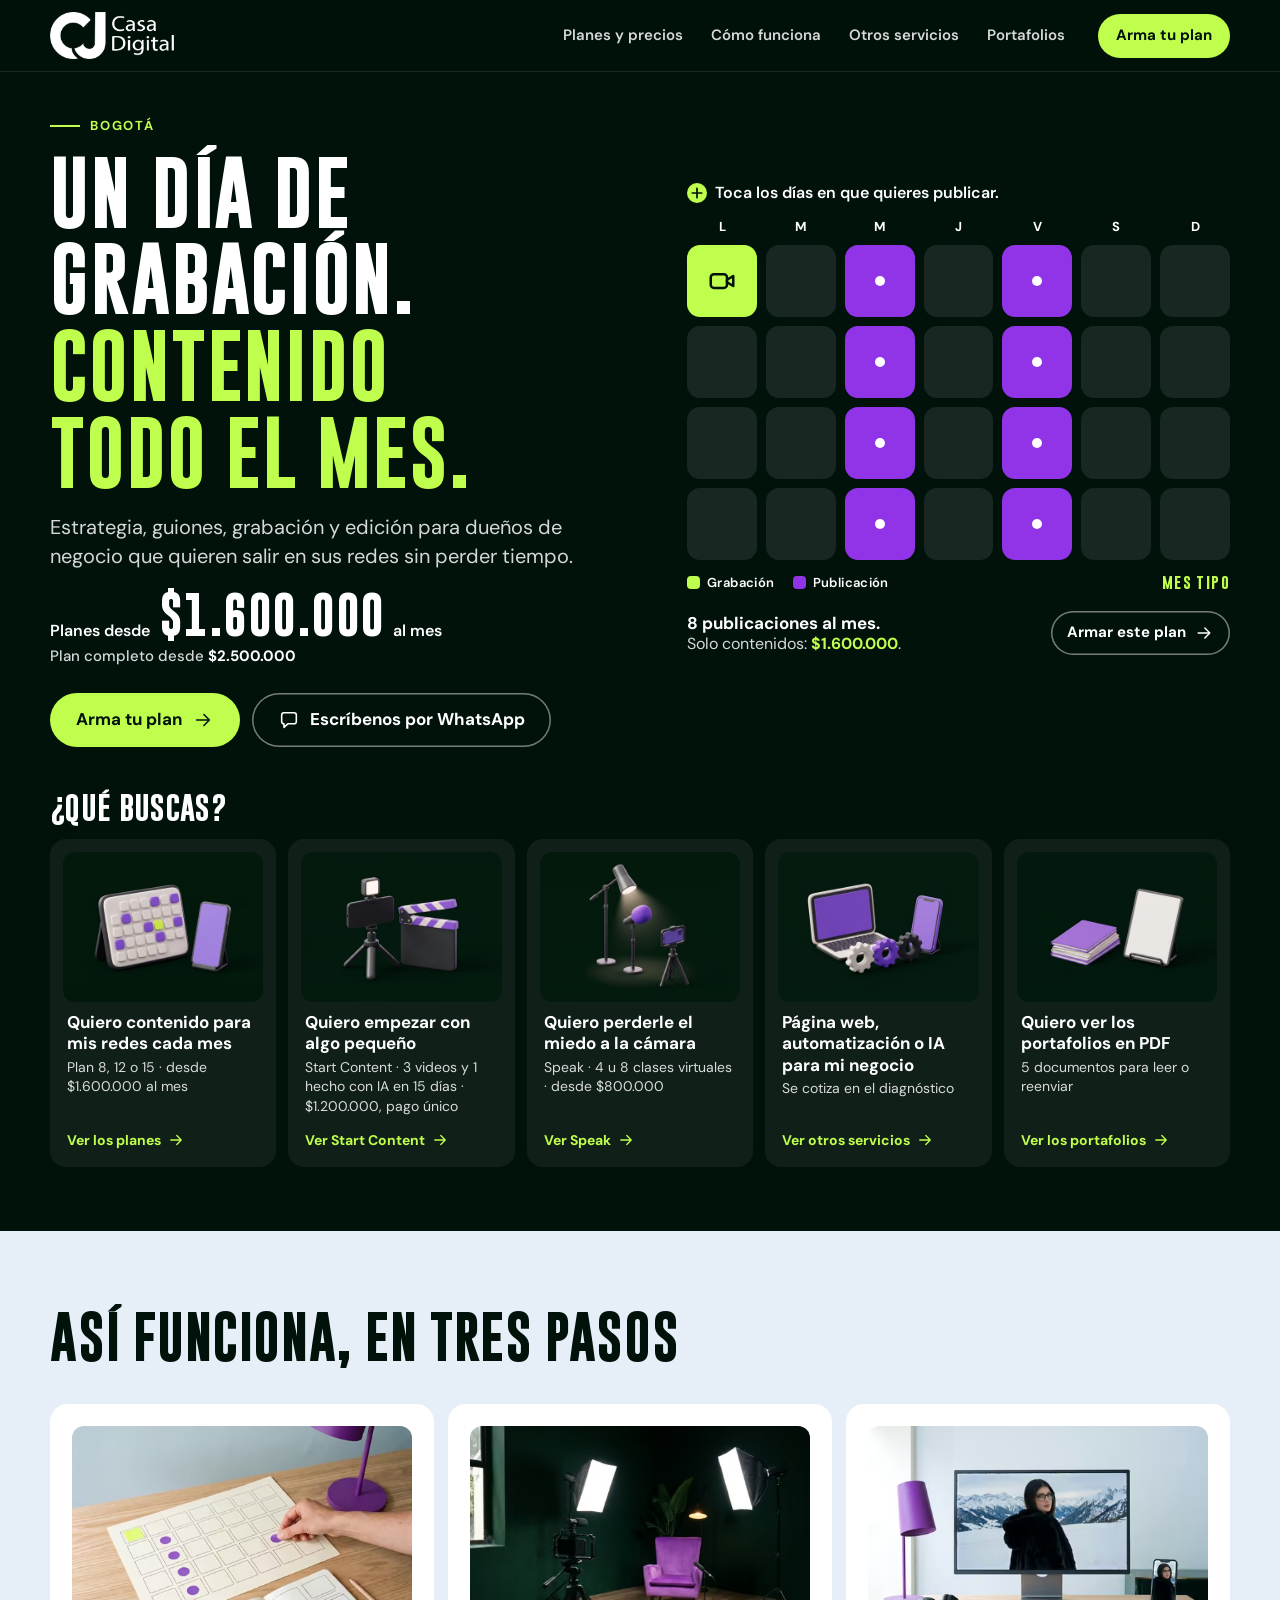
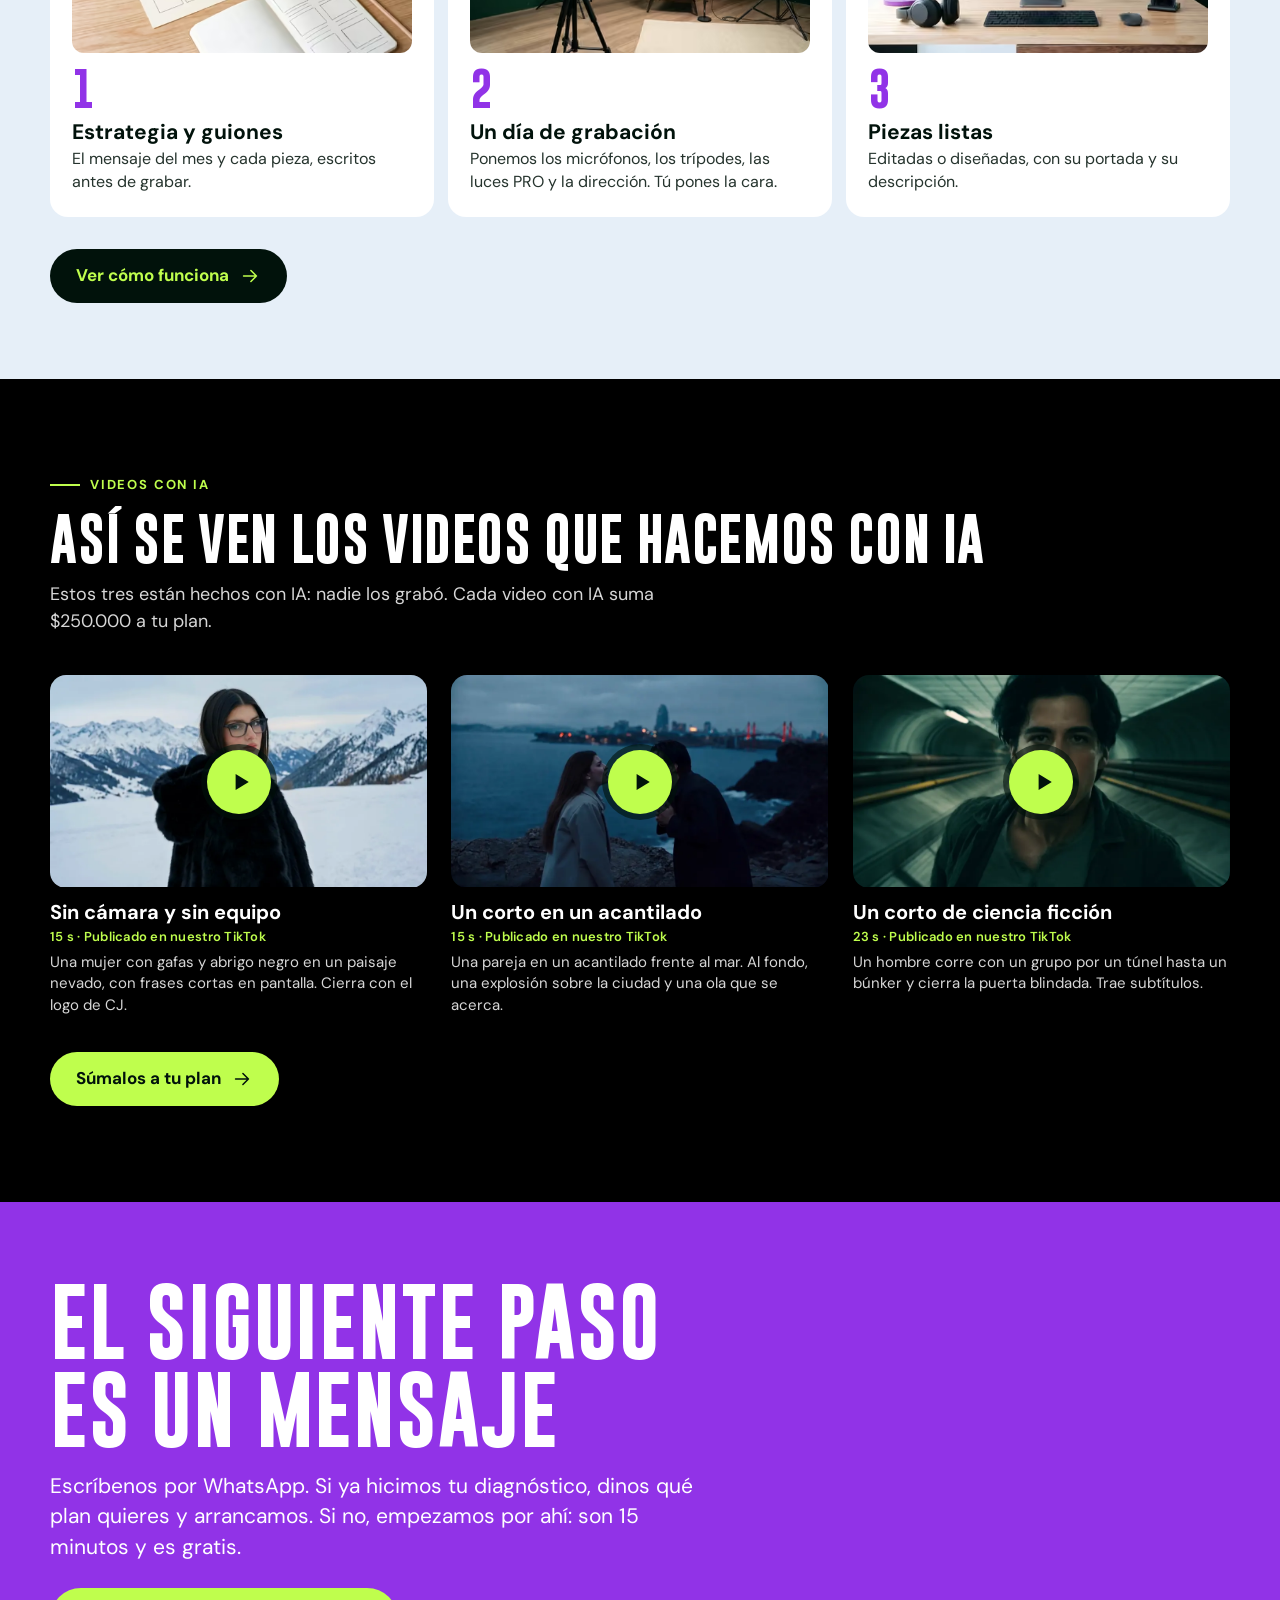
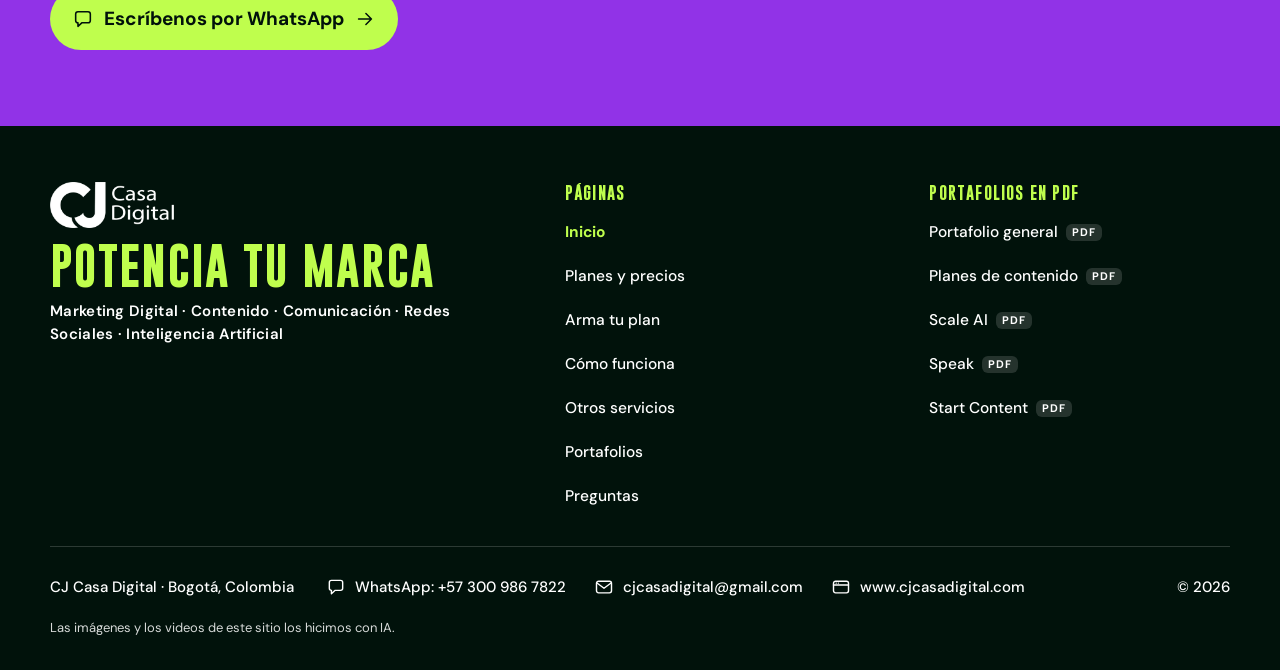
<file: index.html>
<!doctype html>
<html lang="es-CO">
<head>
<meta charset="utf-8">
<meta name="viewport" content="width=device-width, initial-scale=1">
<title>CJ Casa Digital · Un día de grabación, contenido todo el mes</title>
<meta name="description" content="Estrategia, guiones, grabación y edición para dueños de negocio en Bogotá. Arma tu plan, mira el precio y escríbenos por WhatsApp.">
<meta name="theme-color" content="#01120B">
<link rel="canonical" href="https://www.cjcasadigital.com/">
<meta property="og:type" content="website">
<meta property="og:locale" content="es_CO">
<meta property="og:site_name" content="CJ Casa Digital">
<meta property="og:title" content="CJ Casa Digital · Un día de grabación, contenido todo el mes">
<meta property="og:description" content="Estrategia, guiones, grabación y edición para dueños de negocio en Bogotá. Arma tu plan, mira el precio y escríbenos por WhatsApp.">
<meta property="og:url" content="https://www.cjcasadigital.com/">
<meta property="og:image" content="https://www.cjcasadigital.com/assets/img/og.png">
<meta property="og:image:width" content="1200">
<meta property="og:image:height" content="630">
<meta name="twitter:card" content="summary_large_image">
<link rel="icon" href="/favicon.ico" sizes="48x48">
<link rel="icon" type="image/png" sizes="96x96" href="/assets/img/icono-96.png">
<link rel="icon" type="image/png" sizes="192x192" href="/assets/img/icono-192.png">
<link rel="apple-touch-icon" sizes="180x180" href="/assets/img/apple-touch-icon.png">
<link rel="manifest" href="/site.webmanifest">
<script type="application/ld+json">{"@context": "https://schema.org", "@type": "Organization", "name": "CJ Casa Digital", "url": "https://www.cjcasadigital.com/", "logo": "https://www.cjcasadigital.com/assets/img/icono-512.png", "email": "cjcasadigital@gmail.com", "telephone": "+57 300 986 7822", "address": {"@type": "PostalAddress", "addressLocality": "Bogotá", "addressCountry": "CO"}}</script>
<link rel="preload" href="/assets/fonts/gobold-700.woff2" as="font" type="font/woff2" crossorigin>
<link rel="preload" href="/assets/fonts/dm-sans-400.woff2" as="font" type="font/woff2" crossorigin>
<link rel="stylesheet" href="/assets/css/estilos.css">
<script>document.documentElement.className = "js";</script>
<script>
/* Direcciones de cuando el sitio era una sola página (/#cotizador, /#planes…): cada una lleva a su página nueva.
   Va aquí, antes de pintar, para que no se alcance a ver el inicio. Sin JavaScript, el inicio conserva esos id. */
(function () {
  var nuevas = {
    cotizador: "/planes/#arma-tu-plan", planes: "/planes/#planes", contenido: "/planes/#contenido",
    incluye: "/planes/#incluye", preguntas: "/planes/#preguntas", ia: "/otros-servicios/",
    como: "/como-funciona/#proceso", treinta: "/como-funciona/#proceso", problema: "/como-funciona/", giro: "/como-funciona/"
  };
  var destino = nuevas[location.hash.slice(1)];
  if (destino) location.replace(destino.replace("#", location.search + "#").replace(/\/$/, "/" + location.search));
})();
</script>
<script src="/assets/js/app.js" defer></script>
</head>
<body class="pag-inicio">

<!-- ===== BLOQUE COMPARTIDO · CABECERA · Igual en todas las páginas. La fuente es index.html: se copia de ahí
     y solo cambia aria-current="page", que va en el enlace de la página actual. ===== -->
<svg class="oculto" aria-hidden="true" focusable="false">
<symbol id="i-camara" viewBox="0 0 24 24"><rect x="3" y="6.5" width="13" height="11" rx="2.5"/><path d="M16 11l5-3v8l-5-3z"/></symbol>
<symbol id="i-video" viewBox="0 0 24 24"><rect x="3" y="5" width="18" height="14" rx="3.5"/><path d="M10 9.3v5.4l4.6-2.7z"/></symbol>
<symbol id="i-carrusel" viewBox="0 0 24 24"><rect x="7" y="4.5" width="10" height="15" rx="2.5"/><path d="M3.5 8v8M20.5 8v8"/></symbol>
<symbol id="i-estatica" viewBox="0 0 24 24"><rect x="4" y="4" width="16" height="16" rx="3.5"/><circle cx="9.2" cy="9.2" r="1.6"/><path d="M4.5 16.5l4.3-4.3 3.2 3.2 2.4-2.4 5.1 5.1"/></symbol>
<symbol id="i-estrategia" viewBox="0 0 24 24"><circle cx="11.5" cy="12.5" r="8"/><circle cx="11.5" cy="12.5" r="3.6"/><path d="M11.5 12.5L19 5M16 4.6h3.4V8"/></symbol>
<symbol id="i-guion" viewBox="0 0 24 24"><path d="M7 3h7l4 4v14H7z"/><path d="M14 3v4h4M10 12h5M10 16h5"/></symbol>
<symbol id="i-voz" viewBox="0 0 24 24"><circle cx="9" cy="8" r="3.2"/><path d="M3 20c0-3.4 2.6-5.6 6-5.6s6 2.2 6 5.6M17.2 6.6a4.2 4.2 0 010 5.2M19.8 4.4a7.8 7.8 0 010 9.6"/></symbol>
<symbol id="i-edicion" viewBox="0 0 24 24"><path d="M4 7h9M17.4 7H20M4 12h3M11.4 12H20M4 17h10M18.4 17H20"/><circle cx="15.2" cy="7" r="2.1"/><circle cx="9.2" cy="12" r="2.1"/><circle cx="16.2" cy="17" r="2.1"/></symbol>
<symbol id="i-ajustes" viewBox="0 0 24 24"><path d="M19.5 9A8 8 0 005 8.2M4.5 15A8 8 0 0019 15.8M19.6 4.5V9h-4.5M4.4 19.5V15h4.5"/></symbol>
<symbol id="i-mic" viewBox="0 0 24 24"><rect x="9" y="3" width="6" height="11" rx="3"/><path d="M5.5 11a6.5 6.5 0 0013 0M12 17.5V21M9 21h6"/></symbol>
<symbol id="i-equis" viewBox="0 0 24 24"><path d="M6.5 6.5l11 11M17.5 6.5l-11 11"/></symbol>
<symbol id="i-palomita" viewBox="0 0 24 24"><path d="M5.5 12.6l4.2 4.2 8.8-9.2"/></symbol>
<symbol id="i-chat" viewBox="0 0 24 24"><path d="M4 6.5A2.5 2.5 0 016.5 4h11A2.5 2.5 0 0120 6.5v7a2.5 2.5 0 01-2.5 2.5H11l-4.5 4v-4A2.5 2.5 0 014 13.5z"/></symbol>
<symbol id="i-pauta" viewBox="0 0 24 24"><path d="M4 10v4h3l8 4.5v-13L7 10z"/><path d="M18.2 9.4a3.6 3.6 0 010 5.2M7.5 14.5V19"/></symbol>
<symbol id="i-sello" viewBox="0 0 24 24"><path d="M5 5.500h14v14H5z"/><path d="M5 9.500h14M9 3v4M15 3v4M9 14.600l2.200 2.200 4-4.200"/></symbol>
<symbol id="i-chispa" viewBox="0 0 24 24"><path d="M11 4c.5 4.2 2.8 6.5 7 7-4.2.5-6.5 2.8-7 7-.5-4.2-2.8-6.5-7-7 4.2-.5 6.5-2.8 7-7zM18.5 3v3.400M16.800 4.700h3.400"/></symbol>
<symbol id="i-pantalla" viewBox="0 0 24 24"><rect x="3" y="4" width="18" height="12.500" rx="2.500"/><path d="M8 20.500h8M12 16.500v4M10.400 8v4.600l3.800-2.300z"/></symbol>
<symbol id="i-web" viewBox="0 0 24 24"><rect x="3" y="5" width="18" height="14" rx="2.500"/><path d="M3 9.500h18M6.200 7.300h.1M8.800 7.300h.1"/></symbol>
  <symbol id="i-portada" viewBox="0 0 24 24"><rect x="5" y="3" width="14" height="18" rx="2.500"/><path d="M8.500 8h7M8.500 11.500h4.500"/></symbol>
<symbol id="i-flujo" viewBox="0 0 24 24"><circle cx="6" cy="6" r="2.300"/><circle cx="18" cy="12" r="2.300"/><circle cx="6" cy="18" r="2.300"/><path d="M8.300 6H12a3.500 3.500 0 013.500 3.500v.3M8.300 18H12a3.500 3.500 0 003.500-3.500v-.3"/></symbol>
<symbol id="i-menu" viewBox="0 0 24 24"><path d="M4 7h16M4 12h16M4 17h16"/></symbol>
<symbol id="i-calendario" viewBox="0 0 24 24"><rect x="4" y="5" width="16" height="15" rx="2.5"/><path d="M4 10h16M8.5 3v4M15.5 3v4"/></symbol>
<symbol id="i-claqueta" viewBox="0 0 24 24"><rect x="4" y="10" width="16" height="10" rx="2"/><path d="M4 10l1.2-4.4 14.6-2.2.4 3.6zM9 5l1.6 3.4M13.6 4.3l1.6 3.4"/></symbol>
<symbol id="i-mas" viewBox="0 0 24 24"><path d="M12 5v14M5 12h14"/></symbol>
<symbol id="i-menos" viewBox="0 0 24 24"><path d="M5 12h14"/></symbol>
<symbol id="i-flecha" viewBox="0 0 24 24"><path d="M5 12h14M13 6l6 6-6 6"/></symbol>
<symbol id="i-info" viewBox="0 0 24 24"><circle cx="12" cy="12" r="9"/><path d="M12 11v5.200M12 7.600v.2"/></symbol>
<symbol id="i-correo" viewBox="0 0 24 24"><rect x="3" y="5" width="18" height="14" rx="2.500"/><path d="M3.600 7.200l8.400 6.300 8.400-6.300"/></symbol>
<symbol id="i-historia" viewBox="0 0 24 24"><rect x="7" y="3" width="10" height="18" rx="3"/><circle cx="12" cy="12" r="2.4"/></symbol>
</svg>

<a class="salto" href="#principal">Saltar al contenido</a>

<header class="barra" id="barra">
  <div class="barra-in">
    <a class="marca" href="/" aria-label="CJ Casa Digital, inicio"><img src="/assets/img/logo-cj-blanco.png" width="400" height="150" alt="CJ Casa Digital"></a>
    <button type="button" class="menu-btn" id="menu-btn" aria-expanded="false" aria-controls="menu" aria-label="Abrir el menú"><svg class="ic ic-abrir" aria-hidden="true"><use href="#i-menu"/></svg><svg class="ic ic-cerrar" aria-hidden="true"><use href="#i-equis"/></svg></button>
    <noscript><a class="menu-btn" href="#mapa" aria-label="Ir al menú, al final de la página"><svg class="ic" aria-hidden="true"><use href="#i-menu"/></svg></a></noscript>
    <nav class="menu" id="menu" aria-label="Principal">
      <ul class="menu-lista">
        <li class="solo-cel"><a href="/" aria-current="page"><b>Inicio</b><span>Qué hacemos y por dónde empezar</span></a></li>
        <li><a href="/planes/"><b>Planes y precios</b><span>Planes desde <i data-p="desde">$1.600.000</i> al mes</span></a></li>
        <li class="solo-cel"><a href="/planes/#arma-tu-plan"><b>Arma tu plan</b><span>Escoge y mira el precio</span></a></li>
        <li><a href="/como-funciona/"><b>Cómo funciona</b><span>Un día de grabación al mes</span></a></li>
        <li><a href="/otros-servicios/"><b>Otros servicios</b><span>Página web, automatización, IA y Speak</span></a></li>
        <li><a href="/portafolios/"><b>Portafolios</b><span>Los cinco PDF para leer o reenviar</span></a></li>
        <li class="solo-cel"><a href="/planes/#preguntas"><b>Preguntas</b><span>Tiempo, pauta, garantía y cómo empezar</span></a></li>
      </ul>
      <div class="menu-fin">
        <a class="btn btn-acido" href="/planes/#arma-tu-plan">Arma tu plan <svg class="ic" aria-hidden="true"><use href="#i-flecha"/></svg></a>
        <a class="btn btn-linea" data-wa href="https://wa.me/573009867822?text=Hola%2C%20CJ.%20Vi%20la%20p%C3%A1gina%20y%20quiero%20mi%20diagn%C3%B3stico%20de%2015%20minutos." target="_blank" rel="noopener"><svg class="ic" aria-hidden="true"><use href="#i-chat"/></svg> Escríbenos por WhatsApp</a>
      </div>
    </nav>
    <a class="btn btn-acido btn-ch" id="barra-plan" href="/planes/#arma-tu-plan">Arma tu plan</a>
    <a class="btn btn-acido btn-ch" id="barra-wa" data-wa data-plan-wa hidden href="https://wa.me/573009867822?text=Hola%2C%20CJ.%20Vi%20la%20p%C3%A1gina%20y%20quiero%20mi%20diagn%C3%B3stico%20de%2015%20minutos." target="_blank" rel="noopener"><svg class="ic" aria-hidden="true"><use href="#i-chat"/></svg> WhatsApp</a>
  </div>
</header>
<!-- ===== FIN DEL BLOQUE COMPARTIDO · CABECERA ===== -->

<main id="principal">

<!-- Inicio: titular con precio, calendario y los cinco atajos. En celular los atajos van antes del calendario (CSS: order). -->
<section class="sec t-oscuro inicio" id="inicio">
  <div class="caja inicio-red">
    <div class="inicio-txt">
      <p class="etq"><span class="raya"></span>Bogotá</p>
      <h1 class="tit t-h1"><span>Un día de grabación.</span> <em>Contenido todo el mes.</em></h1>
      <p class="sub">Estrategia, guiones, grabación y edición para dueños de negocio que quieren salir en sus redes sin perder tiempo.</p>
      <p class="desde">Planes desde <strong data-p="desde">$1.600.000</strong> al mes</p>
      <p class="desde-2">Plan completo desde <b data-p="desdeCompleto">$2.500.000</b></p>
      <div class="acciones">
        <a class="btn btn-acido" href="/planes/#arma-tu-plan">Arma tu plan <svg class="ic" aria-hidden="true"><use href="#i-flecha"/></svg></a>
        <a class="btn btn-linea" data-wa href="https://wa.me/573009867822?text=Hola%2C%20CJ.%20Vi%20la%20p%C3%A1gina%20y%20quiero%20mi%20diagn%C3%B3stico%20de%2015%20minutos." target="_blank" rel="noopener"><svg class="ic" aria-hidden="true"><use href="#i-chat"/></svg> Escríbenos por WhatsApp</a>
      </div>
    </div>
    <!-- Calendario del inicio. Sin JavaScript es la imagen de un mes tipo; con JavaScript cada día es un botón
         (app.js, "Calendario del inicio"): se marcan los días de publicación y "Armar este plan" lleva esa cantidad al cotizador. -->
    <div class="cal" id="cal">
      <p class="cal-pista" id="cal-pista" hidden><svg class="ic" aria-hidden="true"><use href="#i-mas"/></svg>Toca los días en que quieres publicar.</p>
      <figure>
        <div class="cal-dias" aria-hidden="true"><span>L</span><span>M</span><span>M</span><span>J</span><span>V</span><span>S</span><span>D</span></div>
        <div class="cal-red" role="img" aria-label="Calendario del mes: un día de grabación y ocho días de publicación">
          <i class="g" style="--n:0"><svg class="ic" aria-hidden="true"><use href="#i-camara"/></svg></i><i></i><i class="p" style="--n:1"></i><i></i><i class="p" style="--n:2"></i><i></i><i></i>
          <i></i><i></i><i class="p" style="--n:3"></i><i></i><i class="p" style="--n:4"></i><i></i><i></i>
          <i></i><i></i><i class="p" style="--n:5"></i><i></i><i class="p" style="--n:6"></i><i></i><i></i>
          <i></i><i></i><i class="p" style="--n:7"></i><i></i><i class="p" style="--n:8"></i><i></i><i></i>
        </div>
        <figcaption class="leyenda"><span><i class="l-g"></i>Grabación</span><span><i class="l-p"></i>Publicación</span><span class="tipo">Mes tipo</span></figcaption>
      </figure>
      <div class="cal-pie" id="cal-pie" hidden>
        <p class="cal-cuenta" id="cal-cuenta" aria-live="polite" aria-atomic="true"><b><span id="cal-n">8 publicaciones</span> al mes.</b> <span>Solo contenidos: <b id="cal-precio">$1.600.000</b>.</span></p>
        <a class="btn btn-linea btn-ch" id="cal-armar" href="/planes/?contenidos=8#arma-tu-plan">Armar este plan <svg class="ic" aria-hidden="true"><use href="#i-flecha"/></svg></a>
        <p class="cal-aviso" id="cal-aviso" role="status" aria-live="polite"></p>
      </div>
    </div>
    <div class="buscas" id="buscas">
      <h2 class="tit t-h4">¿Qué buscas?</h2>
      <ul class="buscas-red">
        <li><span class="ancla" id="cotizador"></span><span class="ancla" id="contenido"></span><span class="ancla" id="incluye"></span><span class="ancla" id="preguntas"></span><a class="busca destacada" id="planes" href="/planes/">
          <picture class="busca-img">
            <source type="image/avif" srcset="/assets/img/sitio/tarjeta-1-contenido-480-v1.avif 480w, /assets/img/sitio/tarjeta-1-contenido-800-v1.avif 800w, /assets/img/sitio/tarjeta-1-contenido-1200-v1.avif 1200w" sizes="(min-width: 1240px) 226px, (min-width: 1000px) 30vw, (min-width: 700px) 104px, calc(100vw - 40px)">
            <source type="image/webp" srcset="/assets/img/sitio/tarjeta-1-contenido-480-v1.webp 480w, /assets/img/sitio/tarjeta-1-contenido-800-v1.webp 800w, /assets/img/sitio/tarjeta-1-contenido-1200-v1.webp 1200w" sizes="(min-width: 1240px) 226px, (min-width: 1000px) 30vw, (min-width: 700px) 104px, calc(100vw - 40px)">
            <img src="/assets/img/sitio/tarjeta-1-contenido-800-v1.jpg" alt="" width="1200" height="900" loading="lazy" decoding="async">
          </picture>
          <span class="busca-t"><b>Quiero contenido para mis redes cada mes</b><span>Plan 8, 12 o 15 · desde <span data-p="desde">$1.600.000</span> al mes</span></span>
          <span class="busca-ir">Ver los planes <svg class="ic" aria-hidden="true"><use href="#i-flecha"/></svg></span>
        </a></li>
        <li><a class="busca" href="/planes/#start-content">
          <picture class="busca-img">
            <source type="image/avif" srcset="/assets/img/sitio/tarjeta-2-start-content-480-v1.avif 480w, /assets/img/sitio/tarjeta-2-start-content-800-v1.avif 800w" sizes="(min-width: 1240px) 226px, (min-width: 1000px) 30vw, 104px">
            <source type="image/webp" srcset="/assets/img/sitio/tarjeta-2-start-content-480-v1.webp 480w, /assets/img/sitio/tarjeta-2-start-content-800-v1.webp 800w" sizes="(min-width: 1240px) 226px, (min-width: 1000px) 30vw, 104px">
            <img src="/assets/img/sitio/tarjeta-2-start-content-800-v1.jpg" alt="" width="1200" height="900" loading="lazy" decoding="async">
          </picture>
          <span class="busca-t"><b>Quiero empezar con algo pequeño</b><span>Start Content · 3 videos y 1 hecho con IA en 15 días · <span data-p="startContent">$1.200.000</span>, pago único</span></span>
          <span class="busca-ir">Ver Start Content <svg class="ic" aria-hidden="true"><use href="#i-flecha"/></svg></span>
        </a></li>
        <li><a class="busca" href="/otros-servicios/#speak">
          <picture class="busca-img">
            <source type="image/avif" srcset="/assets/img/sitio/tarjeta-3-speak-480-v1.avif 480w, /assets/img/sitio/tarjeta-3-speak-800-v1.avif 800w" sizes="(min-width: 1240px) 226px, (min-width: 1000px) 30vw, 104px">
            <source type="image/webp" srcset="/assets/img/sitio/tarjeta-3-speak-480-v1.webp 480w, /assets/img/sitio/tarjeta-3-speak-800-v1.webp 800w" sizes="(min-width: 1240px) 226px, (min-width: 1000px) 30vw, 104px">
            <img src="/assets/img/sitio/tarjeta-3-speak-800-v1.jpg" alt="" width="1200" height="900" loading="lazy" decoding="async">
          </picture>
          <span class="busca-t"><b>Quiero perderle el miedo a la cámara</b><span>Speak · 4 u 8 clases virtuales · desde <span data-p="speakPro">$800.000</span></span></span>
          <span class="busca-ir">Ver Speak <svg class="ic" aria-hidden="true"><use href="#i-flecha"/></svg></span>
        </a></li>
        <li><a class="busca" id="ia" href="/otros-servicios/">
          <picture class="busca-img">
            <source type="image/avif" srcset="/assets/img/sitio/tarjeta-4-ia-negocio-480-v1.avif 480w, /assets/img/sitio/tarjeta-4-ia-negocio-800-v1.avif 800w" sizes="(min-width: 1240px) 226px, (min-width: 1000px) 30vw, 104px">
            <source type="image/webp" srcset="/assets/img/sitio/tarjeta-4-ia-negocio-480-v1.webp 480w, /assets/img/sitio/tarjeta-4-ia-negocio-800-v1.webp 800w" sizes="(min-width: 1240px) 226px, (min-width: 1000px) 30vw, 104px">
            <img src="/assets/img/sitio/tarjeta-4-ia-negocio-800-v1.jpg" alt="" width="1200" height="900" loading="lazy" decoding="async">
          </picture>
          <span class="busca-t"><b>Página web, automatización o IA para mi negocio</b><span>Se cotiza en el diagnóstico</span></span>
          <span class="busca-ir">Ver otros servicios <svg class="ic" aria-hidden="true"><use href="#i-flecha"/></svg></span>
        </a></li>
        <li><a class="busca" href="/portafolios/">
          <picture class="busca-img">
            <source type="image/avif" srcset="/assets/img/sitio/tarjeta-5-portafolios-480-v1.avif 480w, /assets/img/sitio/tarjeta-5-portafolios-800-v1.avif 800w" sizes="(min-width: 1240px) 226px, (min-width: 1000px) 30vw, 104px">
            <source type="image/webp" srcset="/assets/img/sitio/tarjeta-5-portafolios-480-v1.webp 480w, /assets/img/sitio/tarjeta-5-portafolios-800-v1.webp 800w" sizes="(min-width: 1240px) 226px, (min-width: 1000px) 30vw, 104px">
            <img src="/assets/img/sitio/tarjeta-5-portafolios-800-v1.jpg" alt="" width="1200" height="900" loading="lazy" decoding="async">
          </picture>
          <span class="busca-t"><b>Quiero ver los portafolios en PDF</b><span>5 documentos para leer o reenviar</span></span>
          <span class="busca-ir">Ver los portafolios <svg class="ic" aria-hidden="true"><use href="#i-flecha"/></svg></span>
        </a></li>
      </ul>
    </div>
  </div>
</section>

<!-- Cómo funciona, en tres pasos. Los id vacíos son las anclas de cuando el sitio era una sola página (sin JavaScript llevan aquí). -->
<section class="sec sec-m t-claro" id="como">
  <span class="ancla" id="problema"></span><span class="ancla" id="giro"></span><span class="ancla" id="treinta"></span>
  <div class="caja">
    <h2 class="tit t-h3 rev">Así funciona, en tres pasos</h2>
    <ol class="tres tira" tabindex="0" aria-label="Los tres pasos, en imágenes">
      <li class="rev">
        <picture>
          <source type="image/avif" srcset="/assets/img/sitio/02-estrategia-480-v1.avif 480w, /assets/img/sitio/02-estrategia-800-v1.avif 800w, /assets/img/sitio/02-estrategia-1200-v1.avif 1200w" sizes="(min-width: 1000px) 340px, (min-width: 760px) 28vw, 232px">
          <source type="image/webp" srcset="/assets/img/sitio/02-estrategia-480-v1.webp 480w, /assets/img/sitio/02-estrategia-800-v1.webp 800w, /assets/img/sitio/02-estrategia-1200-v1.webp 1200w" sizes="(min-width: 1000px) 340px, (min-width: 760px) 28vw, 232px">
          <img src="/assets/img/sitio/02-estrategia-800-v1.jpg" alt="Una mano pega un punto morado en un calendario de papel, sobre una mesa de madera con una libreta de bocetos." width="1200" height="800" loading="lazy" decoding="async">
        </picture>
        <span class="n" aria-hidden="true">1</span><h3>Estrategia y guiones</h3><p>El mensaje del mes y cada pieza, escritos antes de grabar.</p></li>
      <li class="rev">
        <picture>
          <source type="image/avif" srcset="/assets/img/sitio/03-set-480-v1.avif 480w, /assets/img/sitio/03-set-800-v1.avif 800w, /assets/img/sitio/03-set-1200-v1.avif 1200w" sizes="(min-width: 1000px) 340px, (min-width: 760px) 28vw, 232px">
          <source type="image/webp" srcset="/assets/img/sitio/03-set-480-v1.webp 480w, /assets/img/sitio/03-set-800-v1.webp 800w, /assets/img/sitio/03-set-1200-v1.webp 1200w" sizes="(min-width: 1000px) 340px, (min-width: 760px) 28vw, 232px">
          <img src="/assets/img/sitio/03-set-800-v1.jpg" alt="Un set de grabación listo: cámara en trípode, dos luces y un sillón morado vacío frente a una pared verde." width="1200" height="800" loading="lazy" decoding="async">
        </picture>
        <span class="n" aria-hidden="true">2</span><h3>Un día de grabación</h3><p>Ponemos los micrófonos, los trípodes, las luces PRO y la dirección. Tú pones la cara.</p></li>
      <li class="rev">
        <picture>
          <source type="image/avif" srcset="/assets/img/sitio/04-edicion-480-v1.avif 480w, /assets/img/sitio/04-edicion-800-v1.avif 800w, /assets/img/sitio/04-edicion-1200-v1.avif 1200w" sizes="(min-width: 1000px) 340px, (min-width: 760px) 28vw, 232px">
          <source type="image/webp" srcset="/assets/img/sitio/04-edicion-480-v1.webp 480w, /assets/img/sitio/04-edicion-800-v1.webp 800w, /assets/img/sitio/04-edicion-1200-v1.webp 1200w" sizes="(min-width: 1000px) 340px, (min-width: 760px) 28vw, 232px">
          <img src="/assets/img/sitio/04-edicion-800-v1.jpg" alt="Un escritorio con un monitor y un celular que muestran el mismo video: una mujer con gafas en un paisaje nevado." width="1200" height="800" loading="lazy" decoding="async">
        </picture>
        <span class="n" aria-hidden="true">3</span><h3>Piezas listas</h3><p>Editadas o diseñadas, con su portada y su descripción.</p></li>
    </ol>
    <a class="btn btn-oscuro rev" href="/como-funciona/">Ver cómo funciona <svg class="ic" aria-hidden="true"><use href="#i-flecha"/></svg></a>
  </div>
</section>

<!-- Videos con IA: lo único que se descarga al cargar la página es el cuadro de espera de cada uno.
     El video se pide cuando la persona oprime reproducir (preload="none"). Funciona sin JavaScript, con los controles del navegador. -->
<section class="sec sec-m t-negro" id="videos-ia">
  <div class="caja">
    <p class="etq rev"><span class="raya"></span>Videos con IA</p>
    <h2 class="tit t-h3 rev">Así se ven los videos que hacemos con IA</h2>
    <p class="cuerpo rev">Estos tres están hechos con IA: nadie los grabó. Cada video con IA suma <span data-p="videoIA">$250.000</span> a tu plan.</p>
    <div class="vids">
      <figure class="vid rev" id="video-nieve">
        <div class="vid-marco">
          <video controls playsinline preload="none" poster="/assets/img/sitio/video-nieve-960-v1.webp" width="1280" height="720" data-video="nieve" aria-labelledby="vt-nieve" aria-describedby="vd-nieve">
            <source src="/assets/video/cj-nieve-720-v1.webm" type='video/webm; codecs="av01.0.05M.08, opus"'>
            <source src="/assets/video/cj-nieve-720-v1.mp4" type='video/mp4; codecs="avc1.64001f, mp4a.40.2"'>
            <a href="/assets/video/cj-nieve-720-v1.mp4">Ver el video (MP4, 1,2 MB)</a>
          </video>
          <button type="button" class="vid-play" hidden aria-label="Reproducir: Sin cámara y sin equipo"><svg viewBox="0 0 24 24" aria-hidden="true"><path d="M8.5 5.6v12.8L19 12z"/></svg></button>
        </div>
        <figcaption>
          <h3 id="vt-nieve">Sin cámara y sin equipo</h3>
          <p class="vid-meta">15 s · Publicado en nuestro TikTok</p>
          <p id="vd-nieve">Una mujer con gafas y abrigo negro en un paisaje nevado, con frases cortas en pantalla. Cierra con el logo de CJ.</p>
        </figcaption>
      </figure>
      <figure class="vid rev" id="video-acantilado">
        <div class="vid-marco">
          <video controls playsinline preload="none" poster="/assets/img/sitio/video-acantilado-960-v1.webp" width="1280" height="720" data-video="acantilado" aria-labelledby="vt-acantilado" aria-describedby="vd-acantilado">
            <source src="/assets/video/cj-acantilado-720-v1.webm" type='video/webm; codecs="av01.0.05M.08, opus"'>
            <source src="/assets/video/cj-acantilado-720-v1.mp4" type='video/mp4; codecs="avc1.64001f, mp4a.40.2"'>
            <a href="/assets/video/cj-acantilado-720-v1.mp4">Ver el video (MP4, 1,7 MB)</a>
          </video>
          <button type="button" class="vid-play" hidden aria-label="Reproducir: Un corto en un acantilado"><svg viewBox="0 0 24 24" aria-hidden="true"><path d="M8.5 5.6v12.8L19 12z"/></svg></button>
        </div>
        <figcaption>
          <h3 id="vt-acantilado">Un corto en un acantilado</h3>
          <p class="vid-meta">15 s · Publicado en nuestro TikTok</p>
          <p id="vd-acantilado">Una pareja en un acantilado frente al mar. Al fondo, una explosión sobre la ciudad y una ola que se acerca.</p>
        </figcaption>
      </figure>
      <figure class="vid rev" id="video-bunker">
        <div class="vid-marco">
          <video controls playsinline preload="none" poster="/assets/img/sitio/video-bunker-960-v1.webp" width="1280" height="720" data-video="bunker" aria-labelledby="vt-bunker" aria-describedby="vd-bunker">
            <source src="/assets/video/cj-bunker-720-v1.webm" type='video/webm; codecs="av01.0.05M.08, opus"'>
            <source src="/assets/video/cj-bunker-720-v1.mp4" type='video/mp4; codecs="avc1.64001f, mp4a.40.2"'>
            <a href="/assets/video/cj-bunker-720-v1.mp4">Ver el video (MP4, 3,3 MB)</a>
          </video>
          <button type="button" class="vid-play" hidden aria-label="Reproducir: Un corto de ciencia ficción"><svg viewBox="0 0 24 24" aria-hidden="true"><path d="M8.5 5.6v12.8L19 12z"/></svg></button>
        </div>
        <figcaption>
          <h3 id="vt-bunker">Un corto de ciencia ficción</h3>
          <p class="vid-meta">23 s · Publicado en nuestro TikTok</p>
          <p id="vd-bunker">Un hombre corre con un grupo por un túnel hasta un búnker y cierra la puerta blindada. Trae subtítulos.</p>
        </figcaption>
      </figure>
    </div>
    <a class="btn btn-acido rev" href="/planes/#arma-tu-plan">Súmalos a tu plan <svg class="ic" aria-hidden="true"><use href="#i-flecha"/></svg></a>
  </div>
</section>

<!-- ===== BLOQUE COMPARTIDO · CIERRE · Igual en todas las páginas. La fuente es index.html. ===== -->
<section class="sec sec-m t-morado cierre" id="cierre">
  <div class="caja">
    <h2 class="tit t-h2 t-h2g rev">El siguiente paso es un mensaje</h2>
    <p class="cuerpo cuerpo-g rev">Escríbenos por WhatsApp. Si ya hicimos tu diagnóstico, dinos qué plan quieres y arrancamos. Si no, empezamos por ahí: son 15 minutos y es gratis.</p>
    <a class="btn btn-acido btn-g rev" data-wa href="https://wa.me/573009867822?text=Hola%2C%20CJ.%20Vi%20la%20p%C3%A1gina%20y%20quiero%20mi%20diagn%C3%B3stico%20de%2015%20minutos." target="_blank" rel="noopener"><svg class="ic" aria-hidden="true"><use href="#i-chat"/></svg> Escríbenos por WhatsApp <svg class="ic" aria-hidden="true"><use href="#i-flecha"/></svg></a>
  </div>
</section>
<!-- ===== FIN DEL BLOQUE COMPARTIDO · CIERRE ===== -->

</main>

<!-- ===== BLOQUE COMPARTIDO · PIE · Igual en todas las páginas. La fuente es index.html: se copia de ahí
     y solo cambia aria-current="page". ===== -->
<footer class="pie t-oscuro" id="mapa">
  <div class="caja">
    <div class="pie-red">
      <div class="pie-marca">
        <a class="marca" href="/" aria-label="CJ Casa Digital, inicio"><img src="/assets/img/logo-cj-blanco.png" width="400" height="150" alt="CJ Casa Digital" loading="lazy"></a>
        <p class="lema">Potencia tu marca</p>
        <p class="servicios">Marketing Digital · Contenido · Comunicación · Redes Sociales · Inteligencia Artificial</p>
      </div>
      <nav class="pie-col" aria-labelledby="pie-paginas">
        <h2 class="grupo" id="pie-paginas">Páginas</h2>
        <ul>
          <li><a href="/" aria-current="page">Inicio</a></li>
          <li><a href="/planes/">Planes y precios</a></li>
          <li><a href="/planes/#arma-tu-plan">Arma tu plan</a></li>
          <li><a href="/como-funciona/">Cómo funciona</a></li>
          <li><a href="/otros-servicios/">Otros servicios</a></li>
          <li><a href="/portafolios/">Portafolios</a></li>
          <li><a href="/planes/#preguntas">Preguntas</a></li>
        </ul>
      </nav>
      <nav class="pie-col" aria-labelledby="pie-pdf">
        <h2 class="grupo" id="pie-pdf">Portafolios en PDF</h2>
        <ul>
          <li><a href="/portafolios/cj-portafolio-general.pdf" target="_blank" rel="noopener">Portafolio general <small>PDF</small></a></li>
          <li><a href="/portafolios/cj-planes-de-contenido.pdf" target="_blank" rel="noopener">Planes de contenido <small>PDF</small></a></li>
          <li><a href="/portafolios/cj-scale-ai.pdf" target="_blank" rel="noopener">Scale AI <small>PDF</small></a></li>
          <li><a href="/portafolios/cj-speak.pdf" target="_blank" rel="noopener">Speak <small>PDF</small></a></li>
          <li><a href="/portafolios/cj-start-content.pdf" target="_blank" rel="noopener">Start Content <small>PDF</small></a></li>
        </ul>
      </nav>
    </div>
    <div class="pie-datos">
      <p>CJ Casa Digital · Bogotá, Colombia</p>
      <ul>
        <li><a data-wa href="https://wa.me/573009867822?text=Hola%2C%20CJ.%20Vi%20la%20p%C3%A1gina%20y%20quiero%20mi%20diagn%C3%B3stico%20de%2015%20minutos." target="_blank" rel="noopener"><svg class="ic" aria-hidden="true"><use href="#i-chat"/></svg>WhatsApp: +57 300 986 7822</a></li>
        <li><a href="mailto:cjcasadigital@gmail.com"><svg class="ic" aria-hidden="true"><use href="#i-correo"/></svg>cjcasadigital@gmail.com</a></li>
        <li><a href="https://www.cjcasadigital.com/"><svg class="ic" aria-hidden="true"><use href="#i-web"/></svg>www.cjcasadigital.com</a></li>
      </ul>
      <!-- PENDIENTE: razón social, NIT, política de tratamiento de datos y términos -->
      <p>© 2026</p>
    </div>
    <p class="pie-ia">Las imágenes y los videos de este sitio los hicimos con IA.</p>
  </div>
</footer>
<!-- ===== FIN DEL BLOQUE COMPARTIDO · PIE ===== -->

<!-- Fijo abajo en celular: WhatsApp. En Planes y precios no va: ahí está la barra del plan armado. -->
<a class="wa-flota" id="wa-flota" data-wa href="https://wa.me/573009867822?text=Hola%2C%20CJ.%20Vi%20la%20p%C3%A1gina%20y%20quiero%20mi%20diagn%C3%B3stico%20de%2015%20minutos." target="_blank" rel="noopener" aria-label="Escríbenos por WhatsApp"><svg class="ic" aria-hidden="true"><use href="#i-chat"/></svg><span aria-hidden="true">WhatsApp</span></a>

</body>
</html>
</file>
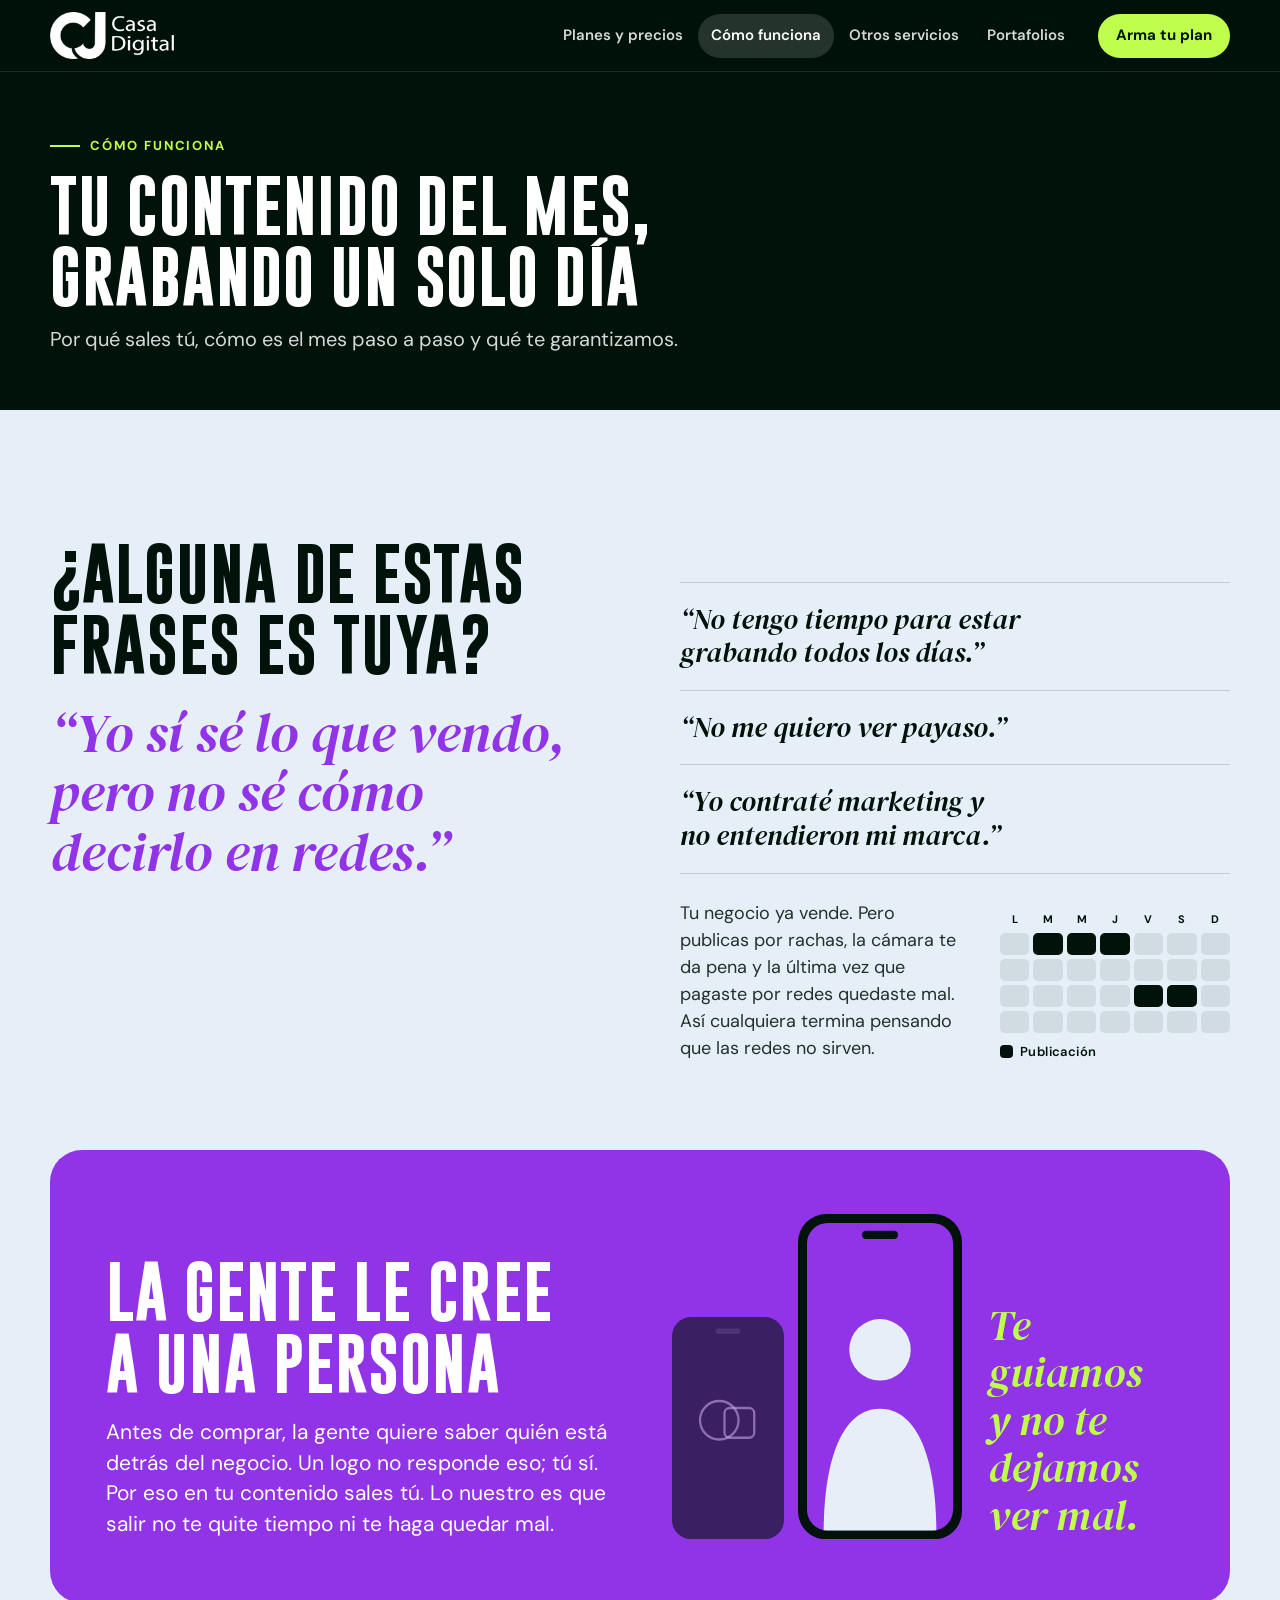
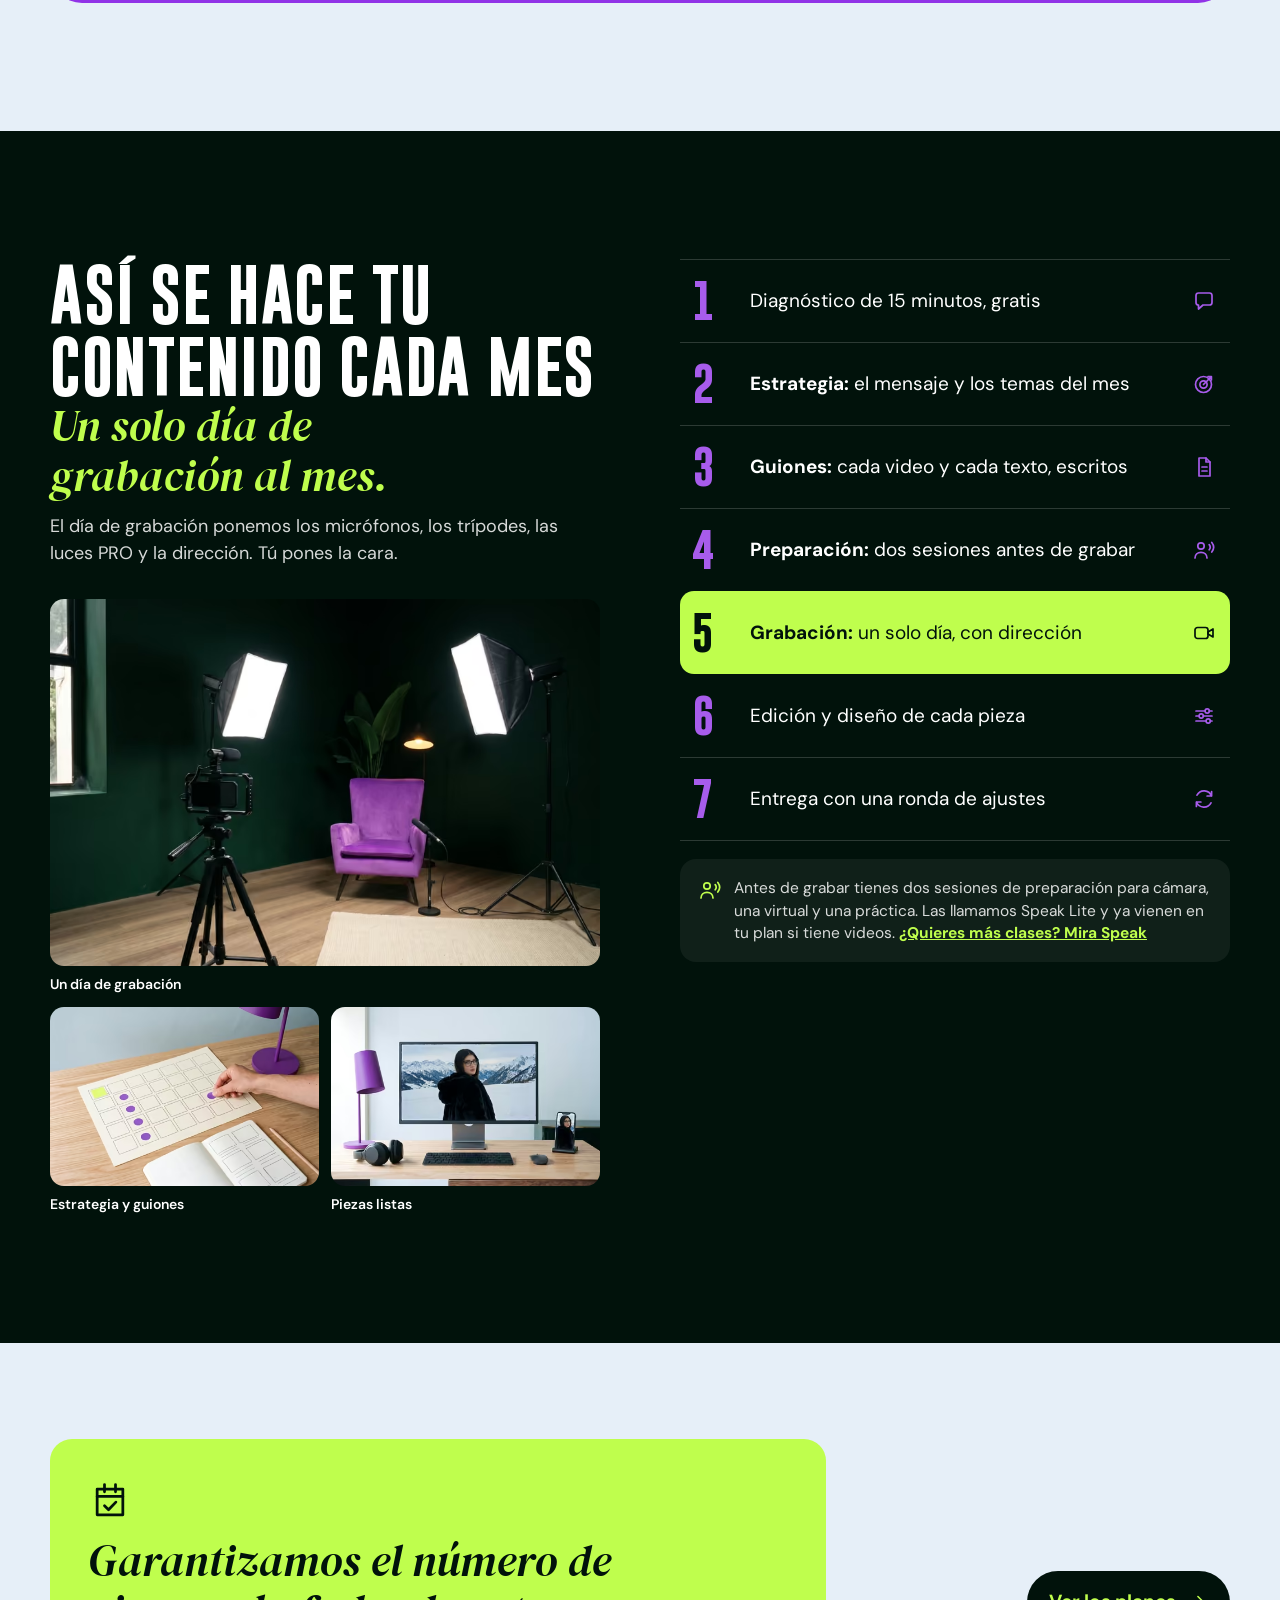
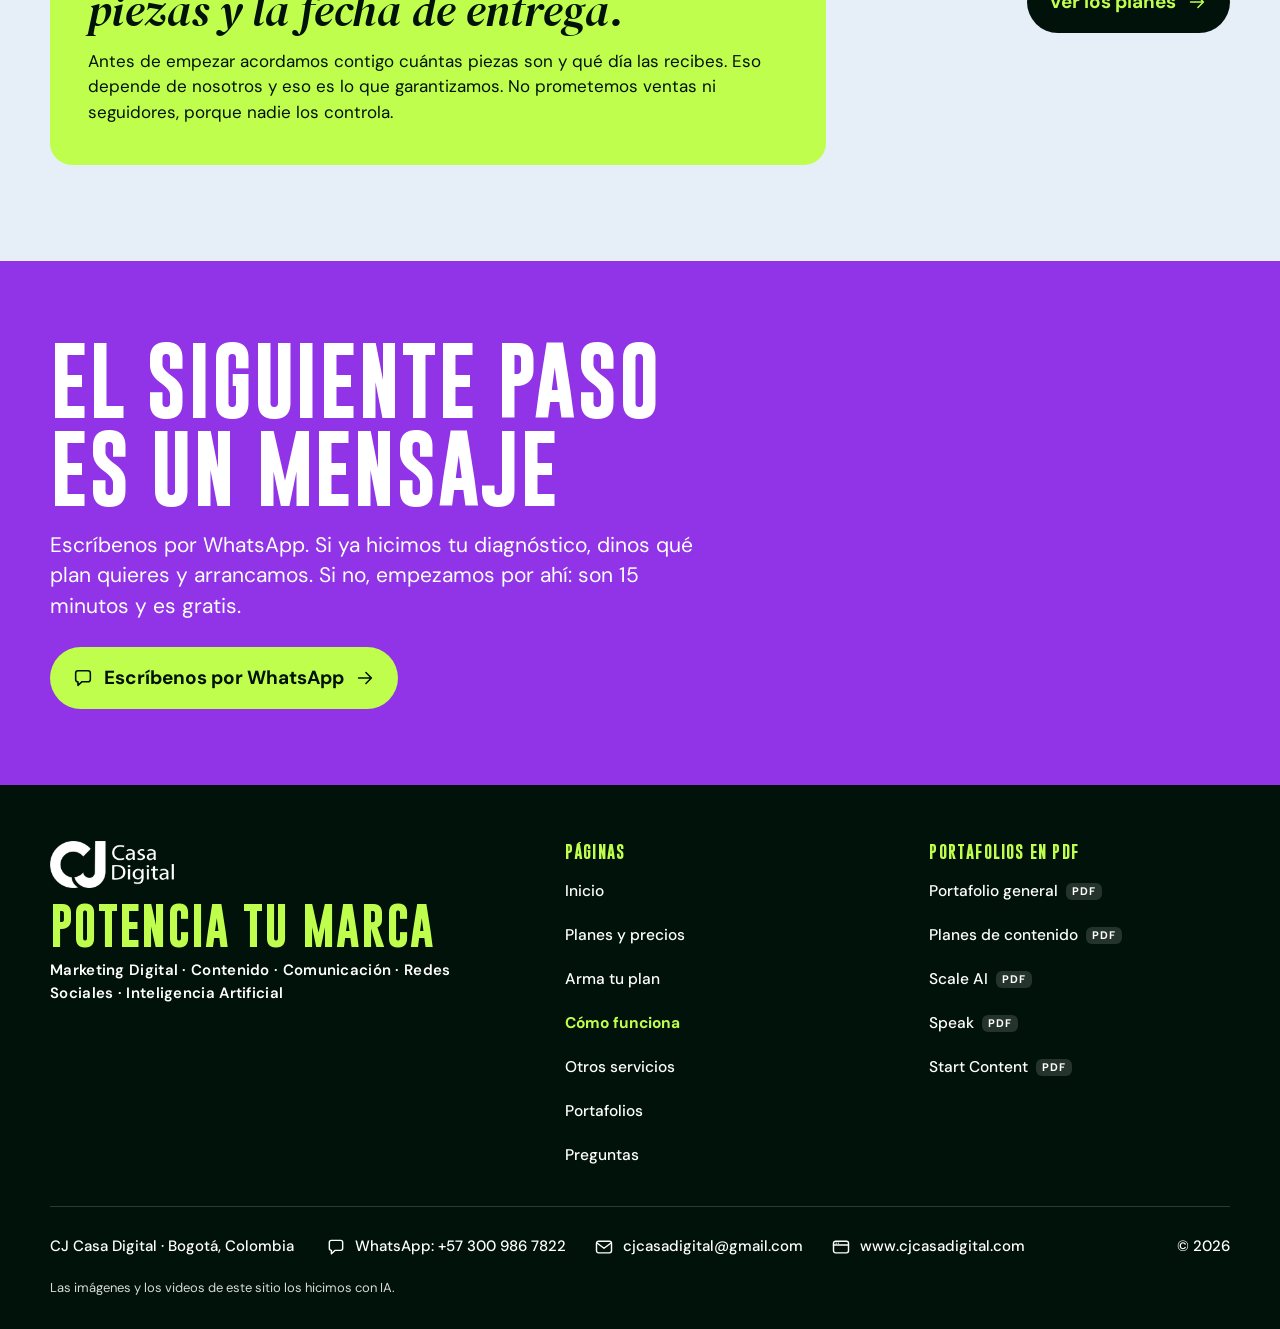
<file: como-funciona/index.html>
<!doctype html>
<html lang="es-CO">
<head>
<meta charset="utf-8">
<meta name="viewport" content="width=device-width, initial-scale=1">
<title>Cómo funciona: un día de grabación al mes · CJ Casa Digital</title>
<meta name="description" content="Guiones, un solo día de grabación en Bogotá y piezas listas para publicar. Garantizamos el número de piezas y la fecha de entrega.">
<meta name="theme-color" content="#01120B">
<link rel="canonical" href="https://www.cjcasadigital.com/como-funciona/">
<meta property="og:type" content="website">
<meta property="og:locale" content="es_CO">
<meta property="og:site_name" content="CJ Casa Digital">
<meta property="og:title" content="Cómo funciona: un día de grabación al mes · CJ Casa Digital">
<meta property="og:description" content="Guiones, un solo día de grabación en Bogotá y piezas listas para publicar. Garantizamos el número de piezas y la fecha de entrega.">
<meta property="og:url" content="https://www.cjcasadigital.com/como-funciona/">
<meta property="og:image" content="https://www.cjcasadigital.com/assets/img/og.png">
<meta property="og:image:width" content="1200">
<meta property="og:image:height" content="630">
<meta name="twitter:card" content="summary_large_image">
<link rel="icon" href="/favicon.ico" sizes="48x48">
<link rel="icon" type="image/png" sizes="96x96" href="/assets/img/icono-96.png">
<link rel="icon" type="image/png" sizes="192x192" href="/assets/img/icono-192.png">
<link rel="apple-touch-icon" sizes="180x180" href="/assets/img/apple-touch-icon.png">
<link rel="manifest" href="/site.webmanifest">
<link rel="preload" href="/assets/fonts/gobold-700.woff2" as="font" type="font/woff2" crossorigin>
<link rel="preload" href="/assets/fonts/dm-sans-400.woff2" as="font" type="font/woff2" crossorigin>
<link rel="stylesheet" href="/assets/css/estilos.css">
<script>document.documentElement.className = "js";</script>
<script src="/assets/js/app.js" defer></script>
</head>
<body class="pag-como">

<!-- ===== BLOQUE COMPARTIDO · CABECERA · Igual en todas las páginas. La fuente es index.html: se copia de ahí
     y solo cambia aria-current="page", que va en el enlace de la página actual. ===== -->
<svg class="oculto" aria-hidden="true" focusable="false">
<symbol id="i-camara" viewBox="0 0 24 24"><rect x="3" y="6.5" width="13" height="11" rx="2.5"/><path d="M16 11l5-3v8l-5-3z"/></symbol>
<symbol id="i-video" viewBox="0 0 24 24"><rect x="3" y="5" width="18" height="14" rx="3.5"/><path d="M10 9.3v5.4l4.6-2.7z"/></symbol>
<symbol id="i-carrusel" viewBox="0 0 24 24"><rect x="7" y="4.5" width="10" height="15" rx="2.5"/><path d="M3.5 8v8M20.5 8v8"/></symbol>
<symbol id="i-estatica" viewBox="0 0 24 24"><rect x="4" y="4" width="16" height="16" rx="3.5"/><circle cx="9.2" cy="9.2" r="1.6"/><path d="M4.5 16.5l4.3-4.3 3.2 3.2 2.4-2.4 5.1 5.1"/></symbol>
<symbol id="i-estrategia" viewBox="0 0 24 24"><circle cx="11.5" cy="12.5" r="8"/><circle cx="11.5" cy="12.5" r="3.6"/><path d="M11.5 12.5L19 5M16 4.6h3.4V8"/></symbol>
<symbol id="i-guion" viewBox="0 0 24 24"><path d="M7 3h7l4 4v14H7z"/><path d="M14 3v4h4M10 12h5M10 16h5"/></symbol>
<symbol id="i-voz" viewBox="0 0 24 24"><circle cx="9" cy="8" r="3.2"/><path d="M3 20c0-3.4 2.6-5.6 6-5.6s6 2.2 6 5.6M17.2 6.6a4.2 4.2 0 010 5.2M19.8 4.4a7.8 7.8 0 010 9.6"/></symbol>
<symbol id="i-edicion" viewBox="0 0 24 24"><path d="M4 7h9M17.4 7H20M4 12h3M11.4 12H20M4 17h10M18.4 17H20"/><circle cx="15.2" cy="7" r="2.1"/><circle cx="9.2" cy="12" r="2.1"/><circle cx="16.2" cy="17" r="2.1"/></symbol>
<symbol id="i-ajustes" viewBox="0 0 24 24"><path d="M19.5 9A8 8 0 005 8.2M4.5 15A8 8 0 0019 15.8M19.6 4.5V9h-4.5M4.4 19.5V15h4.5"/></symbol>
<symbol id="i-mic" viewBox="0 0 24 24"><rect x="9" y="3" width="6" height="11" rx="3"/><path d="M5.5 11a6.5 6.5 0 0013 0M12 17.5V21M9 21h6"/></symbol>
<symbol id="i-equis" viewBox="0 0 24 24"><path d="M6.5 6.5l11 11M17.5 6.5l-11 11"/></symbol>
<symbol id="i-palomita" viewBox="0 0 24 24"><path d="M5.5 12.6l4.2 4.2 8.8-9.2"/></symbol>
<symbol id="i-chat" viewBox="0 0 24 24"><path d="M4 6.5A2.5 2.5 0 016.5 4h11A2.5 2.5 0 0120 6.5v7a2.5 2.5 0 01-2.5 2.5H11l-4.5 4v-4A2.5 2.5 0 014 13.5z"/></symbol>
<symbol id="i-pauta" viewBox="0 0 24 24"><path d="M4 10v4h3l8 4.5v-13L7 10z"/><path d="M18.2 9.4a3.6 3.6 0 010 5.2M7.5 14.5V19"/></symbol>
<symbol id="i-sello" viewBox="0 0 24 24"><path d="M5 5.500h14v14H5z"/><path d="M5 9.500h14M9 3v4M15 3v4M9 14.600l2.200 2.200 4-4.200"/></symbol>
<symbol id="i-chispa" viewBox="0 0 24 24"><path d="M11 4c.5 4.2 2.8 6.5 7 7-4.2.5-6.5 2.8-7 7-.5-4.2-2.8-6.5-7-7 4.2-.5 6.5-2.8 7-7zM18.5 3v3.400M16.800 4.700h3.400"/></symbol>
<symbol id="i-pantalla" viewBox="0 0 24 24"><rect x="3" y="4" width="18" height="12.500" rx="2.500"/><path d="M8 20.500h8M12 16.500v4M10.400 8v4.600l3.800-2.300z"/></symbol>
<symbol id="i-web" viewBox="0 0 24 24"><rect x="3" y="5" width="18" height="14" rx="2.500"/><path d="M3 9.500h18M6.200 7.300h.1M8.800 7.300h.1"/></symbol>
  <symbol id="i-portada" viewBox="0 0 24 24"><rect x="5" y="3" width="14" height="18" rx="2.500"/><path d="M8.500 8h7M8.500 11.500h4.500"/></symbol>
<symbol id="i-flujo" viewBox="0 0 24 24"><circle cx="6" cy="6" r="2.300"/><circle cx="18" cy="12" r="2.300"/><circle cx="6" cy="18" r="2.300"/><path d="M8.300 6H12a3.500 3.500 0 013.500 3.500v.3M8.300 18H12a3.500 3.500 0 003.500-3.500v-.3"/></symbol>
<symbol id="i-menu" viewBox="0 0 24 24"><path d="M4 7h16M4 12h16M4 17h16"/></symbol>
<symbol id="i-calendario" viewBox="0 0 24 24"><rect x="4" y="5" width="16" height="15" rx="2.5"/><path d="M4 10h16M8.5 3v4M15.5 3v4"/></symbol>
<symbol id="i-claqueta" viewBox="0 0 24 24"><rect x="4" y="10" width="16" height="10" rx="2"/><path d="M4 10l1.2-4.4 14.6-2.2.4 3.6zM9 5l1.6 3.4M13.6 4.3l1.6 3.4"/></symbol>
<symbol id="i-mas" viewBox="0 0 24 24"><path d="M12 5v14M5 12h14"/></symbol>
<symbol id="i-menos" viewBox="0 0 24 24"><path d="M5 12h14"/></symbol>
<symbol id="i-flecha" viewBox="0 0 24 24"><path d="M5 12h14M13 6l6 6-6 6"/></symbol>
<symbol id="i-info" viewBox="0 0 24 24"><circle cx="12" cy="12" r="9"/><path d="M12 11v5.200M12 7.600v.2"/></symbol>
<symbol id="i-correo" viewBox="0 0 24 24"><rect x="3" y="5" width="18" height="14" rx="2.500"/><path d="M3.600 7.200l8.400 6.300 8.400-6.300"/></symbol>
<symbol id="i-historia" viewBox="0 0 24 24"><rect x="7" y="3" width="10" height="18" rx="3"/><circle cx="12" cy="12" r="2.4"/></symbol>
</svg>

<a class="salto" href="#principal">Saltar al contenido</a>

<header class="barra" id="barra">
  <div class="barra-in">
    <a class="marca" href="/" aria-label="CJ Casa Digital, inicio"><img src="/assets/img/logo-cj-blanco.png" width="400" height="150" alt="CJ Casa Digital"></a>
    <button type="button" class="menu-btn" id="menu-btn" aria-expanded="false" aria-controls="menu" aria-label="Abrir el menú"><svg class="ic ic-abrir" aria-hidden="true"><use href="#i-menu"/></svg><svg class="ic ic-cerrar" aria-hidden="true"><use href="#i-equis"/></svg></button>
    <noscript><a class="menu-btn" href="#mapa" aria-label="Ir al menú, al final de la página"><svg class="ic" aria-hidden="true"><use href="#i-menu"/></svg></a></noscript>
    <nav class="menu" id="menu" aria-label="Principal">
      <ul class="menu-lista">
        <li class="solo-cel"><a href="/"><b>Inicio</b><span>Qué hacemos y por dónde empezar</span></a></li>
        <li><a href="/planes/"><b>Planes y precios</b><span>Planes desde <i data-p="desde">$1.600.000</i> al mes</span></a></li>
        <li class="solo-cel"><a href="/planes/#arma-tu-plan"><b>Arma tu plan</b><span>Escoge y mira el precio</span></a></li>
        <li><a href="/como-funciona/" aria-current="page"><b>Cómo funciona</b><span>Un día de grabación al mes</span></a></li>
        <li><a href="/otros-servicios/"><b>Otros servicios</b><span>Página web, automatización, IA y Speak</span></a></li>
        <li><a href="/portafolios/"><b>Portafolios</b><span>Los cinco PDF para leer o reenviar</span></a></li>
        <li class="solo-cel"><a href="/planes/#preguntas"><b>Preguntas</b><span>Tiempo, pauta, garantía y cómo empezar</span></a></li>
      </ul>
      <div class="menu-fin">
        <a class="btn btn-acido" href="/planes/#arma-tu-plan">Arma tu plan <svg class="ic" aria-hidden="true"><use href="#i-flecha"/></svg></a>
        <a class="btn btn-linea" data-wa href="https://wa.me/573009867822?text=Hola%2C%20CJ.%20Vi%20la%20p%C3%A1gina%20y%20quiero%20mi%20diagn%C3%B3stico%20de%2015%20minutos." target="_blank" rel="noopener"><svg class="ic" aria-hidden="true"><use href="#i-chat"/></svg> Escríbenos por WhatsApp</a>
      </div>
    </nav>
    <a class="btn btn-acido btn-ch" id="barra-plan" href="/planes/#arma-tu-plan">Arma tu plan</a>
    <a class="btn btn-acido btn-ch" id="barra-wa" data-wa data-plan-wa hidden href="https://wa.me/573009867822?text=Hola%2C%20CJ.%20Vi%20la%20p%C3%A1gina%20y%20quiero%20mi%20diagn%C3%B3stico%20de%2015%20minutos." target="_blank" rel="noopener"><svg class="ic" aria-hidden="true"><use href="#i-chat"/></svg> WhatsApp</a>
  </div>
</header>
<!-- ===== FIN DEL BLOQUE COMPARTIDO · CABECERA ===== -->

<main id="principal">

<section class="sec sec-cab t-oscuro" id="cabecera">
  <div class="caja">
    <p class="etq"><span class="raya"></span>Cómo funciona</p>
    <h1 class="tit t-h2">Tu contenido del mes, grabando un solo día</h1>
    <p class="sub">Por qué sales tú, cómo es el mes paso a paso y qué te garantizamos.</p>
  </div>
</section>

<!-- El problema y la respuesta, en un bloque -->
<section class="sec t-claro" id="problema">
  <div class="caja dos-col">
    <div>
      <h2 class="tit t-h2 rev">¿Alguna de estas frases es tuya?</h2>
      <p class="cita-g rev">“Yo sí sé lo que vendo, pero no sé cómo decirlo en redes.”</p>
    </div>
    <div>
      <ul class="citas rev">
        <li>“No tengo tiempo para estar grabando todos los días.”</li>
        <li>“No me quiero ver payaso.”</li>
        <li>“Yo contraté marketing y no entendieron mi marca.”</li>
      </ul>
      <div class="rachas-fila rev">
        <p class="cuerpo">Tu negocio ya vende. Pero publicas por rachas, la cámara te da pena y la última vez que pagaste por redes quedaste mal. Así cualquiera termina pensando que las redes no sirven.</p>
        <figure class="rachas">
          <div class="cal-dias" aria-hidden="true"><span>L</span><span>M</span><span>M</span><span>J</span><span>V</span><span>S</span><span>D</span></div>
          <div class="rachas-red" role="img" aria-label="Un mes publicando por rachas: tres días seguidos, dos semanas después otros dos, y el resto vacío">
            <i></i><i class="p"></i><i class="p"></i><i class="p"></i><i></i><i></i><i></i>
            <i></i><i></i><i></i><i></i><i></i><i></i><i></i>
            <i></i><i></i><i></i><i></i><i class="p"></i><i class="p"></i><i></i>
            <i></i><i></i><i></i><i></i><i></i><i></i><i></i>
          </div>
          <figcaption class="leyenda"><span><i class="l-n"></i>Publicación</span></figcaption>
        </figure>
      </div>
    </div>
  </div>
  <!-- La respuesta: por qué sales tú -->
  <div class="caja">
    <div class="giro t-morado giro-red" id="giro">
    <div>
      <h3 class="tit t-h2 rev">La gente le cree a una persona</h3>
      <p class="cuerpo cuerpo-g rev">Antes de comprar, la gente quiere saber quién está detrás del negocio. Un logo no responde eso; tú sí. Por eso en tu contenido sales tú. Lo nuestro es que salir no te quite tiempo ni te haga quedar mal.</p>
    </div>
    <div class="giro-graf rev">
      <div class="giro-tel" aria-hidden="true">
        <svg class="tel tel-logo" viewBox="0 0 128 254"><rect width="128" height="254" rx="22" fill="#01120B"/><circle cx="54" cy="118" r="22" fill="none" stroke="#fff" stroke-width="2.6" opacity=".55"/><rect x="60" y="104" width="34" height="34" rx="6" fill="none" stroke="#fff" stroke-width="2.6" opacity=".55"/><rect x="50" y="13" width="28" height="6.5" rx="3.2" fill="rgba(255,255,255,.14)"/></svg>
        <svg class="tel tel-persona" viewBox="0 0 128 254"><defs><clipPath id="pant-a"><rect x="7" y="7" width="114" height="240" rx="16"/></clipPath></defs><rect width="128" height="254" rx="22" fill="#01120B"/><g clip-path="url(#pant-a)"><rect x="7" y="7" width="114" height="240" fill="#9133E7"/><circle cx="64" cy="106" r="24" fill="#E6EFF8"/><path d="M20 250c0-62 16-98 44-98s44 36 44 98z" fill="#E6EFF8"/></g><rect x="50" y="13" width="28" height="6.5" rx="3.2" fill="#01120B"/></svg>
      </div>
      <p class="dest dest-g">Te guiamos y no te dejamos ver mal.</p>
    </div>
    </div>
  </div>
</section>

<!-- El proceso del mes, en una sola lista -->
<section class="sec t-oscuro" id="proceso">
  <div class="caja dos-col">
    <div class="proc-txt">
      <h2 class="tit t-h2 rev">Así se hace tu contenido cada mes</h2>
      <p class="dest dest-ac rev">Un solo día de grabación al mes.</p>
      <p class="cuerpo rev">El día de grabación ponemos los micrófonos, los trípodes, las luces PRO y la dirección. Tú pones la cara.</p>
      <div class="proc-imgs tira rev" tabindex="0" role="group" aria-label="Los tres pasos, en imágenes">
        <figure>
          <picture>
            <source type="image/avif" srcset="/assets/img/sitio/02-estrategia-480-v1.avif 480w, /assets/img/sitio/02-estrategia-800-v1.avif 800w, /assets/img/sitio/02-estrategia-1200-v1.avif 1200w" sizes="(min-width: 1000px) 269px, (min-width: 760px) 30vw, 264px">
            <source type="image/webp" srcset="/assets/img/sitio/02-estrategia-480-v1.webp 480w, /assets/img/sitio/02-estrategia-800-v1.webp 800w, /assets/img/sitio/02-estrategia-1200-v1.webp 1200w" sizes="(min-width: 1000px) 269px, (min-width: 760px) 30vw, 264px">
            <img src="/assets/img/sitio/02-estrategia-800-v1.jpg" alt="Una mano pega un punto morado en un calendario de papel, sobre una mesa de madera con una libreta de bocetos." width="1200" height="800" loading="lazy" decoding="async">
          </picture>
          <figcaption>Estrategia y guiones</figcaption>
        </figure>
        <figure class="grande">
          <picture>
            <source type="image/avif" srcset="/assets/img/sitio/03-set-480-v1.avif 480w, /assets/img/sitio/03-set-800-v1.avif 800w, /assets/img/sitio/03-set-1200-v1.avif 1200w" sizes="(min-width: 1000px) 550px, (min-width: 760px) 30vw, 264px">
            <source type="image/webp" srcset="/assets/img/sitio/03-set-480-v1.webp 480w, /assets/img/sitio/03-set-800-v1.webp 800w, /assets/img/sitio/03-set-1200-v1.webp 1200w" sizes="(min-width: 1000px) 550px, (min-width: 760px) 30vw, 264px">
            <img src="/assets/img/sitio/03-set-800-v1.jpg" alt="Un set de grabación listo: cámara en trípode, dos luces y un sillón morado vacío frente a una pared verde." width="1200" height="800" loading="lazy" decoding="async">
          </picture>
          <figcaption>Un día de grabación</figcaption>
        </figure>
        <figure>
          <picture>
            <source type="image/avif" srcset="/assets/img/sitio/04-edicion-480-v1.avif 480w, /assets/img/sitio/04-edicion-800-v1.avif 800w, /assets/img/sitio/04-edicion-1200-v1.avif 1200w" sizes="(min-width: 1000px) 269px, (min-width: 760px) 30vw, 264px">
            <source type="image/webp" srcset="/assets/img/sitio/04-edicion-480-v1.webp 480w, /assets/img/sitio/04-edicion-800-v1.webp 800w, /assets/img/sitio/04-edicion-1200-v1.webp 1200w" sizes="(min-width: 1000px) 269px, (min-width: 760px) 30vw, 264px">
            <img src="/assets/img/sitio/04-edicion-800-v1.jpg" alt="Un escritorio con un monitor y un celular que muestran el mismo video: una mujer con gafas en un paisaje nevado." width="1200" height="800" loading="lazy" decoding="async">
          </picture>
          <figcaption>Piezas listas</figcaption>
        </figure>
      </div>
    </div>
    <div>
    <ol class="pasos">
      <li class="rev"><span class="n">1</span><span>Diagnóstico de 15 minutos, gratis</span><svg class="ic" aria-hidden="true"><use href="#i-chat"/></svg></li>
      <li class="rev"><span class="n">2</span><span><b>Estrategia:</b> el mensaje y los temas del mes</span><svg class="ic" aria-hidden="true"><use href="#i-estrategia"/></svg></li>
      <li class="rev"><span class="n">3</span><span><b>Guiones:</b> cada video y cada texto, escritos</span><svg class="ic" aria-hidden="true"><use href="#i-guion"/></svg></li>
      <li class="rev"><span class="n">4</span><span><b>Preparación:</b> dos sesiones antes de grabar</span><svg class="ic" aria-hidden="true"><use href="#i-voz"/></svg></li>
      <li class="rev res"><span class="n">5</span><span><b>Grabación:</b> un solo día, con dirección</span><svg class="ic" aria-hidden="true"><use href="#i-camara"/></svg></li>
      <li class="rev"><span class="n">6</span><span>Edición y diseño de cada pieza</span><svg class="ic" aria-hidden="true"><use href="#i-edicion"/></svg></li>
      <li class="rev"><span class="n">7</span><span>Entrega con una ronda de ajustes</span><svg class="ic" aria-hidden="true"><use href="#i-ajustes"/></svg></li>
    </ol>
    <!-- Preparación para cámara -->
    <div class="panel panel-fila rev" id="preparacion">
      <svg class="ic" aria-hidden="true"><use href="#i-voz"/></svg>
      <p>Antes de grabar tienes dos sesiones de preparación para cámara, una virtual y una práctica. Las llamamos Speak Lite y ya vienen en tu plan si tiene videos. <a href="/otros-servicios/#speak">¿Quieres más clases? Mira Speak</a></p>
    </div>
    </div>
  </div>
</section>

<!-- La garantía y el siguiente paso -->
<section class="sec sec-m t-claro" id="garantia">
  <div class="caja gar-red">
    <div class="garantia rev">
      <svg class="ic ic-g" aria-hidden="true"><use href="#i-sello"/></svg>
      <p class="dest">Garantizamos el número de piezas y la fecha de entrega.</p>
      <p class="cuerpo">Antes de empezar acordamos contigo cuántas piezas son y qué día las recibes. Eso depende de nosotros y eso es lo que garantizamos. No prometemos ventas ni seguidores, porque nadie los controla.</p>
    </div>
    <div class="sig rev">
      <a class="btn btn-oscuro btn-g" href="/planes/">Ver los planes <svg class="ic" aria-hidden="true"><use href="#i-flecha"/></svg></a>
    </div>
  </div>
</section>

<!-- ===== BLOQUE COMPARTIDO · CIERRE · Igual en todas las páginas. La fuente es index.html. ===== -->
<section class="sec sec-m t-morado cierre" id="cierre">
  <div class="caja">
    <h2 class="tit t-h2 t-h2g rev">El siguiente paso es un mensaje</h2>
    <p class="cuerpo cuerpo-g rev">Escríbenos por WhatsApp. Si ya hicimos tu diagnóstico, dinos qué plan quieres y arrancamos. Si no, empezamos por ahí: son 15 minutos y es gratis.</p>
    <a class="btn btn-acido btn-g rev" data-wa href="https://wa.me/573009867822?text=Hola%2C%20CJ.%20Vi%20la%20p%C3%A1gina%20y%20quiero%20mi%20diagn%C3%B3stico%20de%2015%20minutos." target="_blank" rel="noopener"><svg class="ic" aria-hidden="true"><use href="#i-chat"/></svg> Escríbenos por WhatsApp <svg class="ic" aria-hidden="true"><use href="#i-flecha"/></svg></a>
  </div>
</section>
<!-- ===== FIN DEL BLOQUE COMPARTIDO · CIERRE ===== -->

</main>

<!-- ===== BLOQUE COMPARTIDO · PIE · Igual en todas las páginas. La fuente es index.html: se copia de ahí
     y solo cambia aria-current="page". ===== -->
<footer class="pie t-oscuro" id="mapa">
  <div class="caja">
    <div class="pie-red">
      <div class="pie-marca">
        <a class="marca" href="/" aria-label="CJ Casa Digital, inicio"><img src="/assets/img/logo-cj-blanco.png" width="400" height="150" alt="CJ Casa Digital" loading="lazy"></a>
        <p class="lema">Potencia tu marca</p>
        <p class="servicios">Marketing Digital · Contenido · Comunicación · Redes Sociales · Inteligencia Artificial</p>
      </div>
      <nav class="pie-col" aria-labelledby="pie-paginas">
        <h2 class="grupo" id="pie-paginas">Páginas</h2>
        <ul>
          <li><a href="/">Inicio</a></li>
          <li><a href="/planes/">Planes y precios</a></li>
          <li><a href="/planes/#arma-tu-plan">Arma tu plan</a></li>
          <li><a href="/como-funciona/" aria-current="page">Cómo funciona</a></li>
          <li><a href="/otros-servicios/">Otros servicios</a></li>
          <li><a href="/portafolios/">Portafolios</a></li>
          <li><a href="/planes/#preguntas">Preguntas</a></li>
        </ul>
      </nav>
      <nav class="pie-col" aria-labelledby="pie-pdf">
        <h2 class="grupo" id="pie-pdf">Portafolios en PDF</h2>
        <ul>
          <li><a href="/portafolios/cj-portafolio-general.pdf" target="_blank" rel="noopener">Portafolio general <small>PDF</small></a></li>
          <li><a href="/portafolios/cj-planes-de-contenido.pdf" target="_blank" rel="noopener">Planes de contenido <small>PDF</small></a></li>
          <li><a href="/portafolios/cj-scale-ai.pdf" target="_blank" rel="noopener">Scale AI <small>PDF</small></a></li>
          <li><a href="/portafolios/cj-speak.pdf" target="_blank" rel="noopener">Speak <small>PDF</small></a></li>
          <li><a href="/portafolios/cj-start-content.pdf" target="_blank" rel="noopener">Start Content <small>PDF</small></a></li>
        </ul>
      </nav>
    </div>
    <div class="pie-datos">
      <p>CJ Casa Digital · Bogotá, Colombia</p>
      <ul>
        <li><a data-wa href="https://wa.me/573009867822?text=Hola%2C%20CJ.%20Vi%20la%20p%C3%A1gina%20y%20quiero%20mi%20diagn%C3%B3stico%20de%2015%20minutos." target="_blank" rel="noopener"><svg class="ic" aria-hidden="true"><use href="#i-chat"/></svg>WhatsApp: +57 300 986 7822</a></li>
        <li><a href="mailto:cjcasadigital@gmail.com"><svg class="ic" aria-hidden="true"><use href="#i-correo"/></svg>cjcasadigital@gmail.com</a></li>
        <li><a href="https://www.cjcasadigital.com/"><svg class="ic" aria-hidden="true"><use href="#i-web"/></svg>www.cjcasadigital.com</a></li>
      </ul>
      <!-- PENDIENTE: razón social, NIT, política de tratamiento de datos y términos -->
      <p>© 2026</p>
    </div>
    <p class="pie-ia">Las imágenes y los videos de este sitio los hicimos con IA.</p>
  </div>
</footer>
<!-- ===== FIN DEL BLOQUE COMPARTIDO · PIE ===== -->

<!-- Fijo abajo en celular: WhatsApp. En Planes y precios no va: ahí está la barra del plan armado. -->
<a class="wa-flota" id="wa-flota" data-wa href="https://wa.me/573009867822?text=Hola%2C%20CJ.%20Vi%20la%20p%C3%A1gina%20y%20quiero%20mi%20diagn%C3%B3stico%20de%2015%20minutos." target="_blank" rel="noopener" aria-label="Escríbenos por WhatsApp"><svg class="ic" aria-hidden="true"><use href="#i-chat"/></svg><span aria-hidden="true">WhatsApp</span></a>

</body>
</html>
</file>
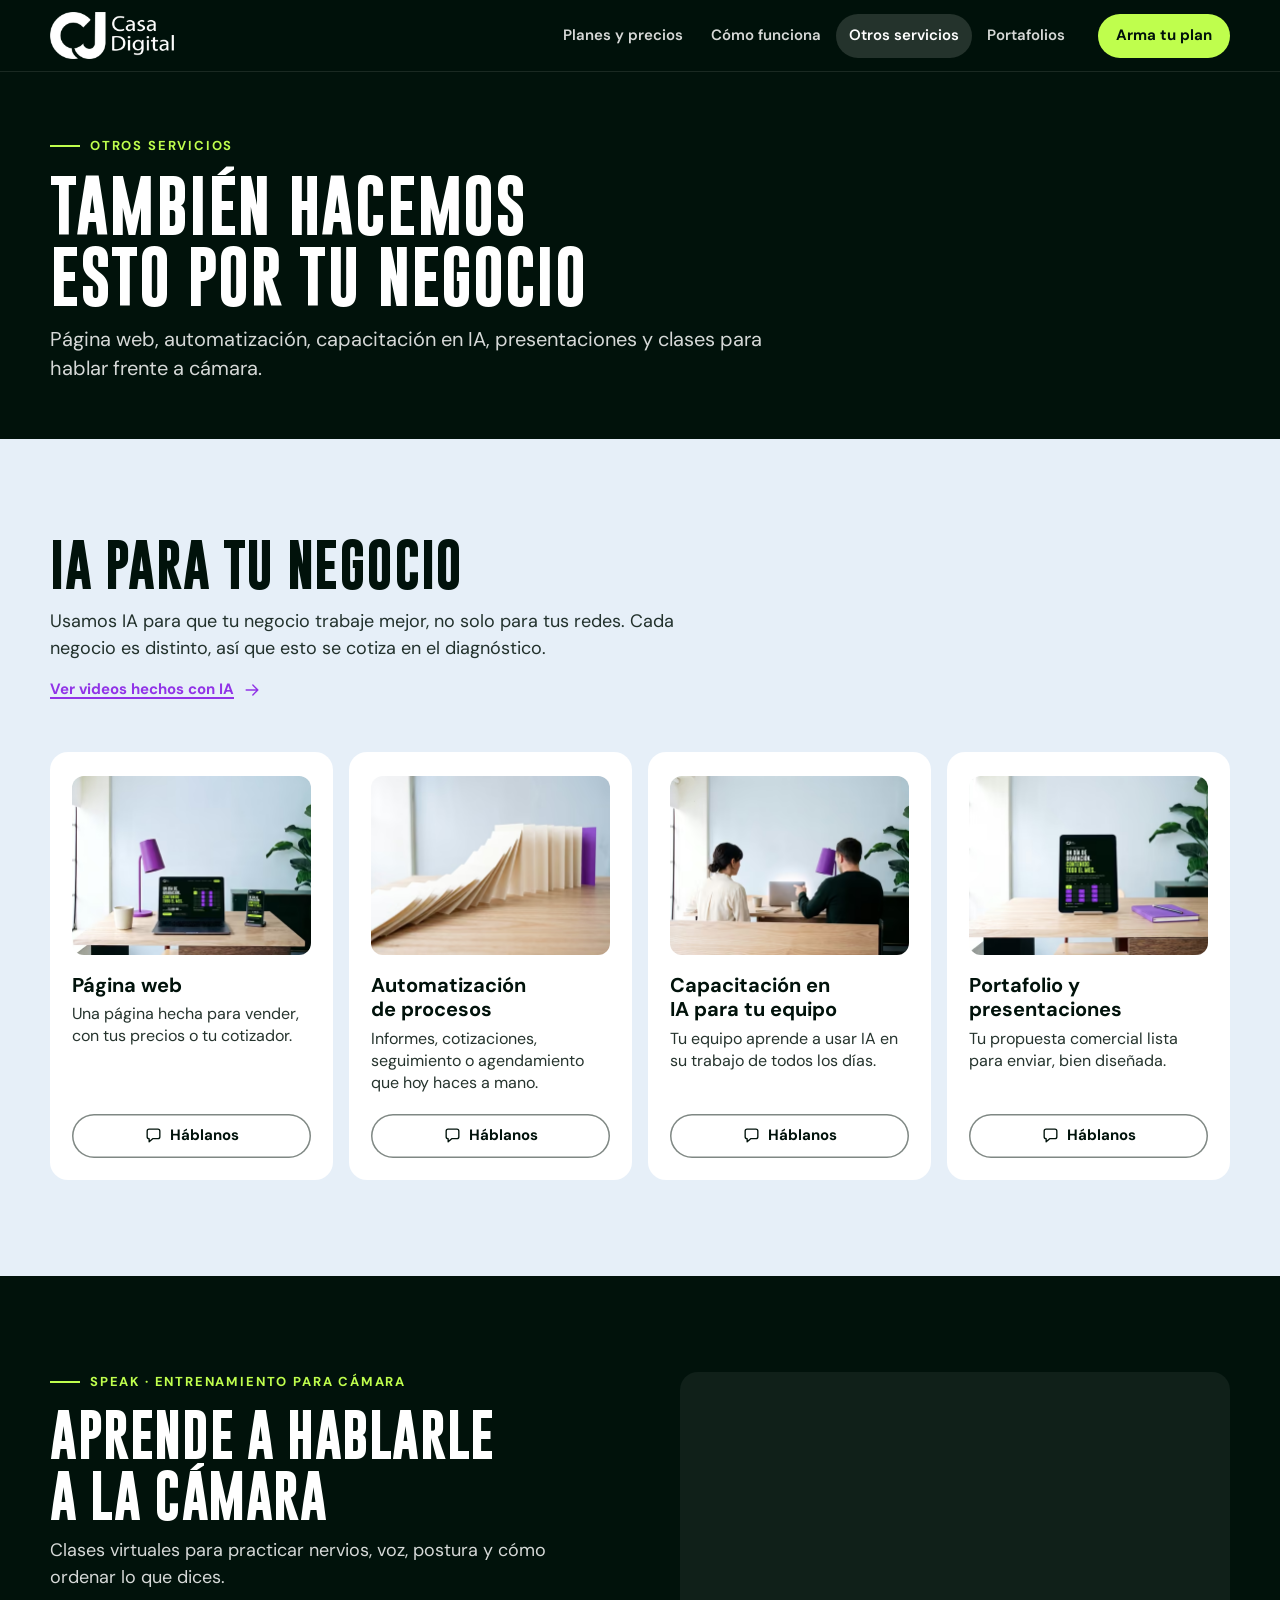
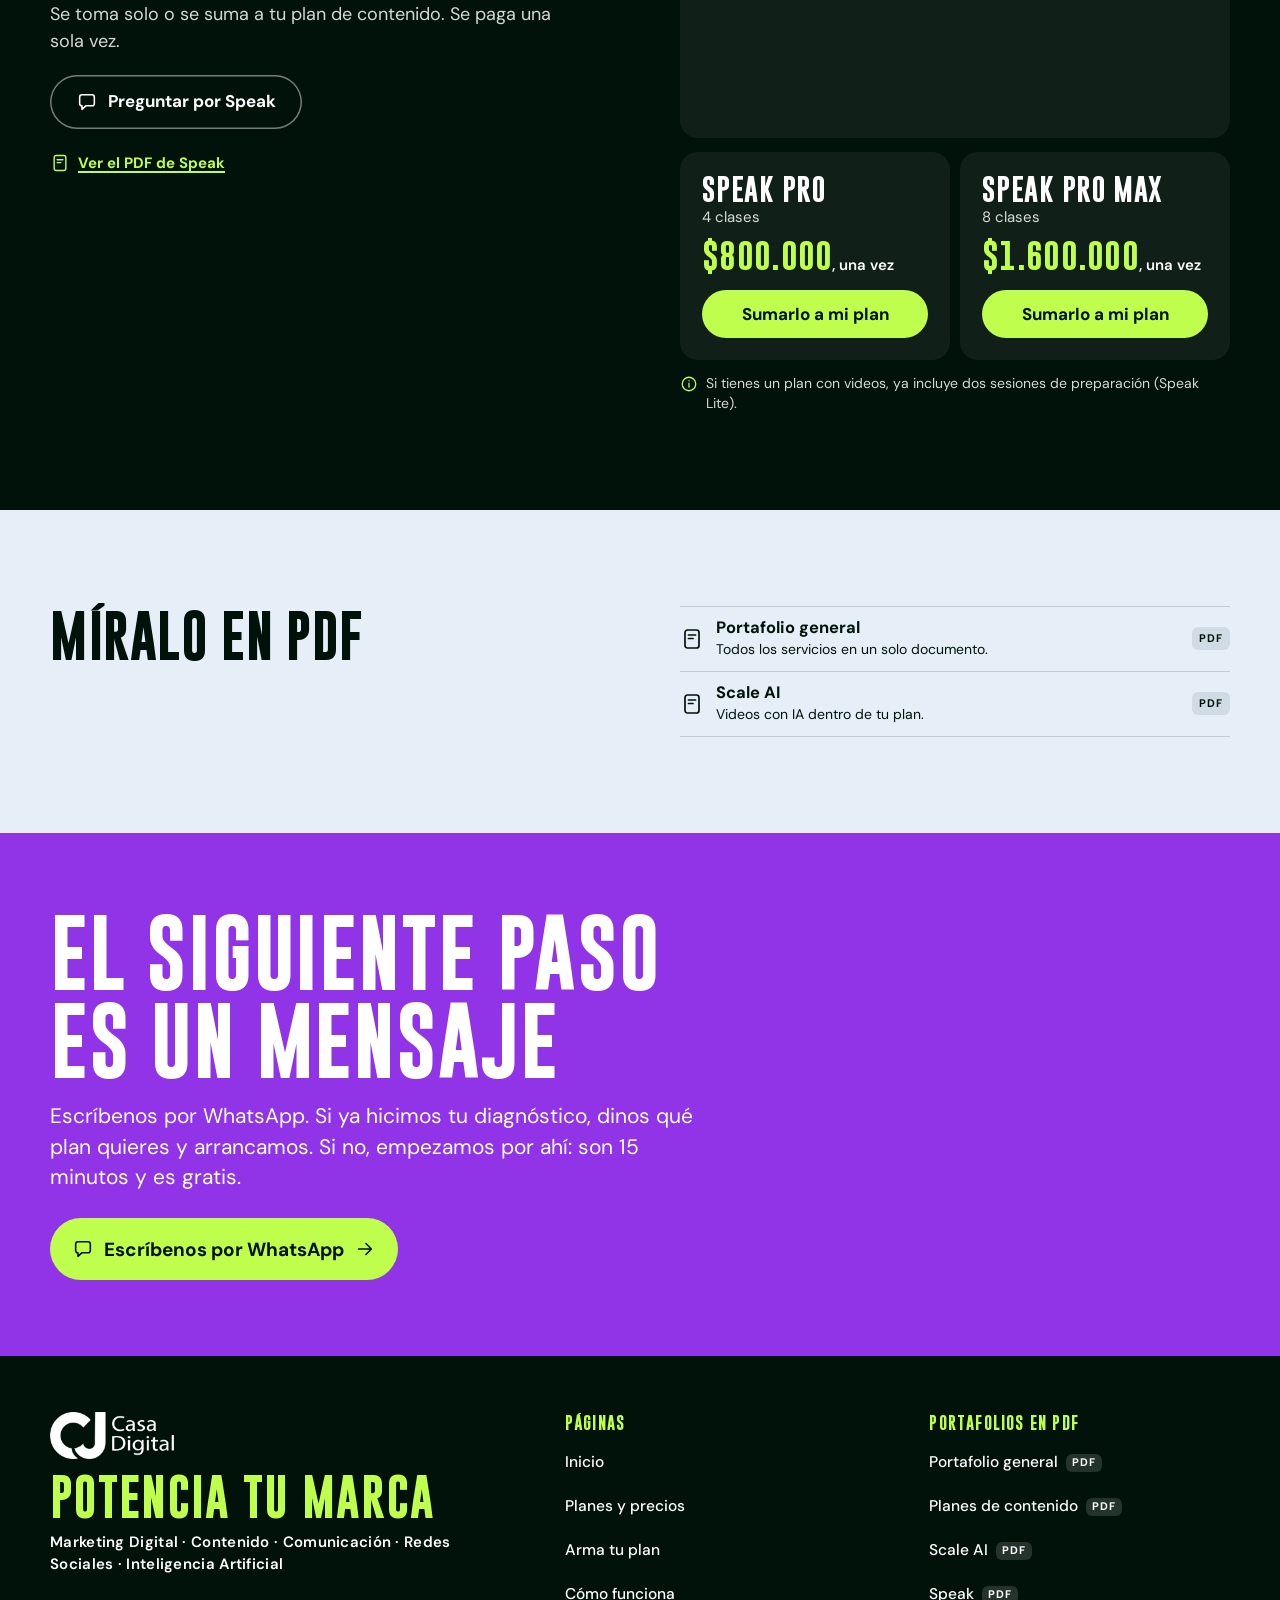
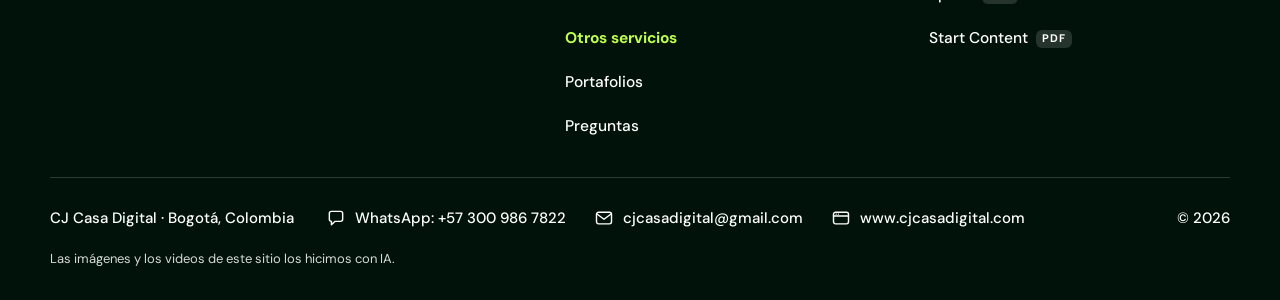
<file: otros-servicios/index.html>
<!doctype html>
<html lang="es-CO">
<head>
<meta charset="utf-8">
<meta name="viewport" content="width=device-width, initial-scale=1">
<title>Página web, automatización e IA para tu negocio · CJ</title>
<meta name="description" content="Página web, automatización de procesos, capacitación en IA, presentaciones comerciales y Speak, clases para hablar frente a cámara. Bogotá.">
<meta name="theme-color" content="#01120B">
<link rel="canonical" href="https://www.cjcasadigital.com/otros-servicios/">
<meta property="og:type" content="website">
<meta property="og:locale" content="es_CO">
<meta property="og:site_name" content="CJ Casa Digital">
<meta property="og:title" content="Página web, automatización e IA para tu negocio · CJ">
<meta property="og:description" content="Página web, automatización de procesos, capacitación en IA, presentaciones comerciales y Speak, clases para hablar frente a cámara. Bogotá.">
<meta property="og:url" content="https://www.cjcasadigital.com/otros-servicios/">
<meta property="og:image" content="https://www.cjcasadigital.com/assets/img/og.png">
<meta property="og:image:width" content="1200">
<meta property="og:image:height" content="630">
<meta name="twitter:card" content="summary_large_image">
<link rel="icon" href="/favicon.ico" sizes="48x48">
<link rel="icon" type="image/png" sizes="96x96" href="/assets/img/icono-96.png">
<link rel="icon" type="image/png" sizes="192x192" href="/assets/img/icono-192.png">
<link rel="apple-touch-icon" sizes="180x180" href="/assets/img/apple-touch-icon.png">
<link rel="manifest" href="/site.webmanifest">
<link rel="preload" href="/assets/fonts/gobold-700.woff2" as="font" type="font/woff2" crossorigin>
<link rel="preload" href="/assets/fonts/dm-sans-400.woff2" as="font" type="font/woff2" crossorigin>
<link rel="stylesheet" href="/assets/css/estilos.css">
<script>document.documentElement.className = "js";</script>
<script src="/assets/js/app.js" defer></script>
</head>
<body class="pag-otros">

<!-- ===== BLOQUE COMPARTIDO · CABECERA · Igual en todas las páginas. La fuente es index.html: se copia de ahí
     y solo cambia aria-current="page", que va en el enlace de la página actual. ===== -->
<svg class="oculto" aria-hidden="true" focusable="false">
<symbol id="i-camara" viewBox="0 0 24 24"><rect x="3" y="6.5" width="13" height="11" rx="2.5"/><path d="M16 11l5-3v8l-5-3z"/></symbol>
<symbol id="i-video" viewBox="0 0 24 24"><rect x="3" y="5" width="18" height="14" rx="3.5"/><path d="M10 9.3v5.4l4.6-2.7z"/></symbol>
<symbol id="i-carrusel" viewBox="0 0 24 24"><rect x="7" y="4.5" width="10" height="15" rx="2.5"/><path d="M3.5 8v8M20.5 8v8"/></symbol>
<symbol id="i-estatica" viewBox="0 0 24 24"><rect x="4" y="4" width="16" height="16" rx="3.5"/><circle cx="9.2" cy="9.2" r="1.6"/><path d="M4.5 16.5l4.3-4.3 3.2 3.2 2.4-2.4 5.1 5.1"/></symbol>
<symbol id="i-estrategia" viewBox="0 0 24 24"><circle cx="11.5" cy="12.5" r="8"/><circle cx="11.5" cy="12.5" r="3.6"/><path d="M11.5 12.5L19 5M16 4.6h3.4V8"/></symbol>
<symbol id="i-guion" viewBox="0 0 24 24"><path d="M7 3h7l4 4v14H7z"/><path d="M14 3v4h4M10 12h5M10 16h5"/></symbol>
<symbol id="i-voz" viewBox="0 0 24 24"><circle cx="9" cy="8" r="3.2"/><path d="M3 20c0-3.4 2.6-5.6 6-5.6s6 2.2 6 5.6M17.2 6.6a4.2 4.2 0 010 5.2M19.8 4.4a7.8 7.8 0 010 9.6"/></symbol>
<symbol id="i-edicion" viewBox="0 0 24 24"><path d="M4 7h9M17.4 7H20M4 12h3M11.4 12H20M4 17h10M18.4 17H20"/><circle cx="15.2" cy="7" r="2.1"/><circle cx="9.2" cy="12" r="2.1"/><circle cx="16.2" cy="17" r="2.1"/></symbol>
<symbol id="i-ajustes" viewBox="0 0 24 24"><path d="M19.5 9A8 8 0 005 8.2M4.5 15A8 8 0 0019 15.8M19.6 4.5V9h-4.5M4.4 19.5V15h4.5"/></symbol>
<symbol id="i-mic" viewBox="0 0 24 24"><rect x="9" y="3" width="6" height="11" rx="3"/><path d="M5.5 11a6.5 6.5 0 0013 0M12 17.5V21M9 21h6"/></symbol>
<symbol id="i-equis" viewBox="0 0 24 24"><path d="M6.5 6.5l11 11M17.5 6.5l-11 11"/></symbol>
<symbol id="i-palomita" viewBox="0 0 24 24"><path d="M5.5 12.6l4.2 4.2 8.8-9.2"/></symbol>
<symbol id="i-chat" viewBox="0 0 24 24"><path d="M4 6.5A2.5 2.5 0 016.5 4h11A2.5 2.5 0 0120 6.5v7a2.5 2.5 0 01-2.5 2.5H11l-4.5 4v-4A2.5 2.5 0 014 13.5z"/></symbol>
<symbol id="i-pauta" viewBox="0 0 24 24"><path d="M4 10v4h3l8 4.5v-13L7 10z"/><path d="M18.2 9.4a3.6 3.6 0 010 5.2M7.5 14.5V19"/></symbol>
<symbol id="i-sello" viewBox="0 0 24 24"><path d="M5 5.500h14v14H5z"/><path d="M5 9.500h14M9 3v4M15 3v4M9 14.600l2.200 2.200 4-4.200"/></symbol>
<symbol id="i-chispa" viewBox="0 0 24 24"><path d="M11 4c.5 4.2 2.8 6.5 7 7-4.2.5-6.5 2.8-7 7-.5-4.2-2.8-6.5-7-7 4.2-.5 6.5-2.8 7-7zM18.5 3v3.400M16.800 4.700h3.400"/></symbol>
<symbol id="i-pantalla" viewBox="0 0 24 24"><rect x="3" y="4" width="18" height="12.500" rx="2.500"/><path d="M8 20.500h8M12 16.500v4M10.400 8v4.600l3.800-2.300z"/></symbol>
<symbol id="i-web" viewBox="0 0 24 24"><rect x="3" y="5" width="18" height="14" rx="2.500"/><path d="M3 9.500h18M6.200 7.300h.1M8.800 7.300h.1"/></symbol>
  <symbol id="i-portada" viewBox="0 0 24 24"><rect x="5" y="3" width="14" height="18" rx="2.500"/><path d="M8.500 8h7M8.500 11.500h4.500"/></symbol>
<symbol id="i-flujo" viewBox="0 0 24 24"><circle cx="6" cy="6" r="2.300"/><circle cx="18" cy="12" r="2.300"/><circle cx="6" cy="18" r="2.300"/><path d="M8.300 6H12a3.500 3.500 0 013.500 3.500v.3M8.300 18H12a3.500 3.500 0 003.500-3.500v-.3"/></symbol>
<symbol id="i-menu" viewBox="0 0 24 24"><path d="M4 7h16M4 12h16M4 17h16"/></symbol>
<symbol id="i-calendario" viewBox="0 0 24 24"><rect x="4" y="5" width="16" height="15" rx="2.5"/><path d="M4 10h16M8.5 3v4M15.5 3v4"/></symbol>
<symbol id="i-claqueta" viewBox="0 0 24 24"><rect x="4" y="10" width="16" height="10" rx="2"/><path d="M4 10l1.2-4.4 14.6-2.2.4 3.6zM9 5l1.6 3.4M13.6 4.3l1.6 3.4"/></symbol>
<symbol id="i-mas" viewBox="0 0 24 24"><path d="M12 5v14M5 12h14"/></symbol>
<symbol id="i-menos" viewBox="0 0 24 24"><path d="M5 12h14"/></symbol>
<symbol id="i-flecha" viewBox="0 0 24 24"><path d="M5 12h14M13 6l6 6-6 6"/></symbol>
<symbol id="i-info" viewBox="0 0 24 24"><circle cx="12" cy="12" r="9"/><path d="M12 11v5.200M12 7.600v.2"/></symbol>
<symbol id="i-correo" viewBox="0 0 24 24"><rect x="3" y="5" width="18" height="14" rx="2.500"/><path d="M3.600 7.200l8.400 6.300 8.400-6.300"/></symbol>
<symbol id="i-historia" viewBox="0 0 24 24"><rect x="7" y="3" width="10" height="18" rx="3"/><circle cx="12" cy="12" r="2.4"/></symbol>
</svg>

<a class="salto" href="#principal">Saltar al contenido</a>

<header class="barra" id="barra">
  <div class="barra-in">
    <a class="marca" href="/" aria-label="CJ Casa Digital, inicio"><img src="/assets/img/logo-cj-blanco.png" width="400" height="150" alt="CJ Casa Digital"></a>
    <button type="button" class="menu-btn" id="menu-btn" aria-expanded="false" aria-controls="menu" aria-label="Abrir el menú"><svg class="ic ic-abrir" aria-hidden="true"><use href="#i-menu"/></svg><svg class="ic ic-cerrar" aria-hidden="true"><use href="#i-equis"/></svg></button>
    <noscript><a class="menu-btn" href="#mapa" aria-label="Ir al menú, al final de la página"><svg class="ic" aria-hidden="true"><use href="#i-menu"/></svg></a></noscript>
    <nav class="menu" id="menu" aria-label="Principal">
      <ul class="menu-lista">
        <li class="solo-cel"><a href="/"><b>Inicio</b><span>Qué hacemos y por dónde empezar</span></a></li>
        <li><a href="/planes/"><b>Planes y precios</b><span>Planes desde <i data-p="desde">$1.600.000</i> al mes</span></a></li>
        <li class="solo-cel"><a href="/planes/#arma-tu-plan"><b>Arma tu plan</b><span>Escoge y mira el precio</span></a></li>
        <li><a href="/como-funciona/"><b>Cómo funciona</b><span>Un día de grabación al mes</span></a></li>
        <li><a href="/otros-servicios/" aria-current="page"><b>Otros servicios</b><span>Página web, automatización, IA y Speak</span></a></li>
        <li><a href="/portafolios/"><b>Portafolios</b><span>Los cinco PDF para leer o reenviar</span></a></li>
        <li class="solo-cel"><a href="/planes/#preguntas"><b>Preguntas</b><span>Tiempo, pauta, garantía y cómo empezar</span></a></li>
      </ul>
      <div class="menu-fin">
        <a class="btn btn-acido" href="/planes/#arma-tu-plan">Arma tu plan <svg class="ic" aria-hidden="true"><use href="#i-flecha"/></svg></a>
        <a class="btn btn-linea" data-wa href="https://wa.me/573009867822?text=Hola%2C%20CJ.%20Vi%20la%20p%C3%A1gina%20y%20quiero%20mi%20diagn%C3%B3stico%20de%2015%20minutos." target="_blank" rel="noopener"><svg class="ic" aria-hidden="true"><use href="#i-chat"/></svg> Escríbenos por WhatsApp</a>
      </div>
    </nav>
    <a class="btn btn-acido btn-ch" id="barra-plan" href="/planes/#arma-tu-plan">Arma tu plan</a>
    <a class="btn btn-acido btn-ch" id="barra-wa" data-wa data-plan-wa hidden href="https://wa.me/573009867822?text=Hola%2C%20CJ.%20Vi%20la%20p%C3%A1gina%20y%20quiero%20mi%20diagn%C3%B3stico%20de%2015%20minutos." target="_blank" rel="noopener"><svg class="ic" aria-hidden="true"><use href="#i-chat"/></svg> WhatsApp</a>
  </div>
</header>
<!-- ===== FIN DEL BLOQUE COMPARTIDO · CABECERA ===== -->

<main id="principal">

<section class="sec sec-cab t-oscuro" id="cabecera">
  <div class="caja">
    <p class="etq"><span class="raya"></span>Otros servicios</p>
    <h1 class="tit t-h2">También hacemos esto por tu negocio</h1>
    <p class="sub">Página web, automatización, capacitación en IA, presentaciones y clases para hablar frente a cámara.</p>
  </div>
</section>

<!-- IA para tu negocio -->
<section class="sec sec-m t-claro" id="ia">
  <div class="caja">
    <div class="ia-cab">
      <h2 class="tit t-h3 rev">IA para tu negocio</h2>
      <p class="cuerpo rev">Usamos IA para que tu negocio trabaje mejor, no solo para tus redes. Cada negocio es distinto, así que esto se cotiza en el diagnóstico.</p>
      <a class="enlace-ir rev" href="/#videos-ia">Ver videos hechos con IA <svg class="ic" aria-hidden="true"><use href="#i-flecha"/></svg></a>
    </div>
    <ul class="servs">
      <li class="serv rev">
        <picture class="serv-img">
          <source type="image/avif" srcset="/assets/img/sitio/05-web-480-v1.avif 480w, /assets/img/sitio/05-web-800-v1.avif 800w, /assets/img/sitio/05-web-1200-v1.avif 1200w" sizes="(min-width: 1240px) 283px, 45vw">
          <source type="image/webp" srcset="/assets/img/sitio/05-web-480-v1.webp 480w, /assets/img/sitio/05-web-800-v1.webp 800w, /assets/img/sitio/05-web-1200-v1.webp 1200w" sizes="(min-width: 1240px) 283px, 45vw">
          <img src="/assets/img/sitio/05-web-800-v1.jpg" alt="Un portátil y un celular sobre un escritorio, los dos con el inicio de la página de CJ Casa Digital en pantalla." width="1200" height="900" decoding="async">
        </picture>
        <h3>Página web</h3>
        <p>Una página hecha para vender, con tus precios o tu cotizador.</p>
        <a class="btn btn-borde btn-ch" data-wa data-msg="Hola, CJ. Quiero una página web para mi negocio." href="https://wa.me/573009867822?text=Hola%2C%20CJ.%20Quiero%20una%20p%C3%A1gina%20web%20para%20mi%20negocio." target="_blank" rel="noopener"><svg class="ic" aria-hidden="true"><use href="#i-chat"/></svg> Háblanos<span class="sr">: Página web</span></a>
      </li>
      <li class="serv rev">
        <picture class="serv-img">
          <source type="image/avif" srcset="/assets/img/sitio/06-automatizacion-480-v1.avif 480w, /assets/img/sitio/06-automatizacion-800-v1.avif 800w, /assets/img/sitio/06-automatizacion-1200-v1.avif 1200w" sizes="(min-width: 1240px) 283px, 45vw">
          <source type="image/webp" srcset="/assets/img/sitio/06-automatizacion-480-v1.webp 480w, /assets/img/sitio/06-automatizacion-800-v1.webp 800w, /assets/img/sitio/06-automatizacion-1200-v1.webp 1200w" sizes="(min-width: 1240px) 283px, 45vw">
          <img src="/assets/img/sitio/06-automatizacion-800-v1.jpg" alt="Una fila de hojas de papel que caen una sobre otra como fichas de dominó, sobre una mesa de madera." width="1200" height="900" decoding="async">
        </picture>
        <h3>Automatización de procesos</h3>
        <p>Informes, cotizaciones, seguimiento o agendamiento que hoy haces a mano.</p>
        <a class="btn btn-borde btn-ch" data-wa data-msg="Hola, CJ. Quiero automatizar un proceso de mi negocio." href="https://wa.me/573009867822?text=Hola%2C%20CJ.%20Quiero%20automatizar%20un%20proceso%20de%20mi%20negocio." target="_blank" rel="noopener"><svg class="ic" aria-hidden="true"><use href="#i-chat"/></svg> Háblanos<span class="sr">: Automatización de procesos</span></a>
      </li>
      <li class="serv rev">
        <picture class="serv-img">
          <source type="image/avif" srcset="/assets/img/sitio/07-capacitacion-480-v1.avif 480w, /assets/img/sitio/07-capacitacion-800-v1.avif 800w, /assets/img/sitio/07-capacitacion-1200-v1.avif 1200w" sizes="(min-width: 1240px) 283px, 45vw">
          <source type="image/webp" srcset="/assets/img/sitio/07-capacitacion-480-v1.webp 480w, /assets/img/sitio/07-capacitacion-800-v1.webp 800w, /assets/img/sitio/07-capacitacion-1200-v1.webp 1200w" sizes="(min-width: 1240px) 283px, 45vw">
          <img src="/assets/img/sitio/07-capacitacion-800-v1.jpg" alt="Dos personas de espaldas, sentadas frente a un portátil; una señala la pantalla." width="1200" height="900" loading="lazy" decoding="async">
        </picture>
        <h3>Capacitación en IA para tu equipo</h3>
        <p>Tu equipo aprende a usar IA en su trabajo de todos los días.</p>
        <a class="btn btn-borde btn-ch" data-wa data-msg="Hola, CJ. Quiero una capacitación en IA para mi equipo." href="https://wa.me/573009867822?text=Hola%2C%20CJ.%20Quiero%20una%20capacitaci%C3%B3n%20en%20IA%20para%20mi%20equipo." target="_blank" rel="noopener"><svg class="ic" aria-hidden="true"><use href="#i-chat"/></svg> Háblanos<span class="sr">: Capacitación en IA para tu equipo</span></a>
      </li>
      <li class="serv rev">
        <picture class="serv-img">
          <source type="image/avif" srcset="/assets/img/sitio/08-portafolio-480-v1.avif 480w, /assets/img/sitio/08-portafolio-800-v1.avif 800w, /assets/img/sitio/08-portafolio-1200-v1.avif 1200w" sizes="(min-width: 1240px) 283px, 45vw">
          <source type="image/webp" srcset="/assets/img/sitio/08-portafolio-480-v1.webp 480w, /assets/img/sitio/08-portafolio-800-v1.webp 800w, /assets/img/sitio/08-portafolio-1200-v1.webp 1200w" sizes="(min-width: 1240px) 283px, 45vw">
          <img src="/assets/img/sitio/08-portafolio-800-v1.jpg" alt="Una tableta sobre un escritorio, con la portada del portafolio de CJ Casa Digital en pantalla." width="1200" height="900" loading="lazy" decoding="async">
        </picture>
        <h3>Portafolio y presentaciones</h3>
        <p>Tu propuesta comercial lista para enviar, bien diseñada.</p>
        <a class="btn btn-borde btn-ch" data-wa data-msg="Hola, CJ. Quiero un portafolio o una presentación para mi negocio." href="https://wa.me/573009867822?text=Hola%2C%20CJ.%20Quiero%20un%20portafolio%20o%20una%20presentaci%C3%B3n%20para%20mi%20negocio." target="_blank" rel="noopener"><svg class="ic" aria-hidden="true"><use href="#i-chat"/></svg> Háblanos<span class="sr">: Portafolio y presentaciones</span></a>
      </li>
    </ul>
  </div>
</section>

<!-- Speak -->
<section class="sec sec-m t-oscuro" id="speak">
  <div class="caja dos-col">
    <div>
      <p class="etq rev"><span class="raya"></span>Speak · Entrenamiento para cámara</p>
      <h2 class="tit t-h3 rev">Aprende a hablarle a la cámara</h2>
      <p class="cuerpo rev">Clases virtuales para practicar nervios, voz, postura y cómo ordenar lo que dices.</p>
      <p class="cuerpo rev">Se toma solo o se suma a tu plan de contenido. Se paga una sola vez.</p>
      <div class="speak-acc rev">
        <a class="btn btn-linea" data-wa data-msg="Hola, CJ. Quiero saber más de Speak, las clases para hablar frente a cámara." href="https://wa.me/573009867822?text=Hola%2C%20CJ.%20Quiero%20saber%20m%C3%A1s%20de%20Speak%2C%20las%20clases%20para%20hablar%20frente%20a%20c%C3%A1mara." target="_blank" rel="noopener"><svg class="ic" aria-hidden="true"><use href="#i-chat"/></svg> Preguntar por Speak</a>
        <a class="enlace-ir" href="/portafolios/cj-speak.pdf" target="_blank" rel="noopener"><svg class="ic" aria-hidden="true"><use href="#i-portada"/></svg> Ver el PDF de Speak</a>
      </div>
    </div>
    <div>
      <picture class="speak-img rev">
        <source type="image/avif" srcset="/assets/img/sitio/09-speak-480-v1.avif 480w, /assets/img/sitio/09-speak-800-v1.avif 800w, /assets/img/sitio/09-speak-1200-v1.avif 1200w" sizes="(min-width: 1000px) 550px, calc(100vw - 40px)">
        <source type="image/webp" srcset="/assets/img/sitio/09-speak-480-v1.webp 480w, /assets/img/sitio/09-speak-800-v1.webp 800w, /assets/img/sitio/09-speak-1200-v1.webp 1200w" sizes="(min-width: 1000px) 550px, calc(100vw - 40px)">
        <img src="/assets/img/sitio/09-speak-800-v1.jpg" alt="Una mujer de espaldas ensaya frente a un celular montado en un trípode, con un sillón morado al fondo." width="1200" height="800" loading="lazy" decoding="async">
      </picture>
      <ul class="speaks">
        <li class="speak rev">
          <h3>Speak Pro</h3>
          <p class="speak-d">4 clases</p>
          <p class="speak-p"><strong data-p="speakPro">$800.000</strong>, <span>una vez</span></p>
          <a class="btn btn-acido btn-ancho" href="/planes/?speak=pro#arma-tu-plan">Sumarlo a mi plan<span class="sr">: Speak Pro</span></a>
        </li>
        <li class="speak rev">
          <h3>Speak Pro Max</h3>
          <p class="speak-d">8 clases</p>
          <p class="speak-p"><strong data-p="speakProMax">$1.600.000</strong>, <span>una vez</span></p>
          <a class="btn btn-acido btn-ancho" href="/planes/?speak=promax#arma-tu-plan">Sumarlo a mi plan<span class="sr">: Speak Pro Max</span></a>
        </li>
      </ul>
      <p class="nota rev"><svg class="ic" aria-hidden="true"><use href="#i-info"/></svg><span>Si tienes un plan con videos, ya incluye dos sesiones de preparación (Speak Lite).</span></p>
    </div>
  </div>
</section>

<!-- Los PDF de esta página -->
<section class="sec sec-m t-claro" id="pdf">
  <div class="caja pdf-red">
    <h2 class="tit t-h3 rev">Míralo en PDF</h2>
    <ul class="pdfs rev">
      <li><a href="/portafolios/cj-portafolio-general.pdf" target="_blank" rel="noopener"><svg class="ic" aria-hidden="true"><use href="#i-portada"/></svg><span class="pdf-t"><b>Portafolio general</b><span>Todos los servicios en un solo documento.</span></span><small>PDF</small></a></li>
      <li><a href="/portafolios/cj-scale-ai.pdf" target="_blank" rel="noopener"><svg class="ic" aria-hidden="true"><use href="#i-portada"/></svg><span class="pdf-t"><b>Scale AI</b><span>Videos con IA dentro de tu plan.</span></span><small>PDF</small></a></li>
    </ul>
  </div>
</section>

<!-- ===== BLOQUE COMPARTIDO · CIERRE · Igual en todas las páginas. La fuente es index.html. ===== -->
<section class="sec sec-m t-morado cierre" id="cierre">
  <div class="caja">
    <h2 class="tit t-h2 t-h2g rev">El siguiente paso es un mensaje</h2>
    <p class="cuerpo cuerpo-g rev">Escríbenos por WhatsApp. Si ya hicimos tu diagnóstico, dinos qué plan quieres y arrancamos. Si no, empezamos por ahí: son 15 minutos y es gratis.</p>
    <a class="btn btn-acido btn-g rev" data-wa href="https://wa.me/573009867822?text=Hola%2C%20CJ.%20Vi%20la%20p%C3%A1gina%20y%20quiero%20mi%20diagn%C3%B3stico%20de%2015%20minutos." target="_blank" rel="noopener"><svg class="ic" aria-hidden="true"><use href="#i-chat"/></svg> Escríbenos por WhatsApp <svg class="ic" aria-hidden="true"><use href="#i-flecha"/></svg></a>
  </div>
</section>
<!-- ===== FIN DEL BLOQUE COMPARTIDO · CIERRE ===== -->

</main>

<!-- ===== BLOQUE COMPARTIDO · PIE · Igual en todas las páginas. La fuente es index.html: se copia de ahí
     y solo cambia aria-current="page". ===== -->
<footer class="pie t-oscuro" id="mapa">
  <div class="caja">
    <div class="pie-red">
      <div class="pie-marca">
        <a class="marca" href="/" aria-label="CJ Casa Digital, inicio"><img src="/assets/img/logo-cj-blanco.png" width="400" height="150" alt="CJ Casa Digital" loading="lazy"></a>
        <p class="lema">Potencia tu marca</p>
        <p class="servicios">Marketing Digital · Contenido · Comunicación · Redes Sociales · Inteligencia Artificial</p>
      </div>
      <nav class="pie-col" aria-labelledby="pie-paginas">
        <h2 class="grupo" id="pie-paginas">Páginas</h2>
        <ul>
          <li><a href="/">Inicio</a></li>
          <li><a href="/planes/">Planes y precios</a></li>
          <li><a href="/planes/#arma-tu-plan">Arma tu plan</a></li>
          <li><a href="/como-funciona/">Cómo funciona</a></li>
          <li><a href="/otros-servicios/" aria-current="page">Otros servicios</a></li>
          <li><a href="/portafolios/">Portafolios</a></li>
          <li><a href="/planes/#preguntas">Preguntas</a></li>
        </ul>
      </nav>
      <nav class="pie-col" aria-labelledby="pie-pdf">
        <h2 class="grupo" id="pie-pdf">Portafolios en PDF</h2>
        <ul>
          <li><a href="/portafolios/cj-portafolio-general.pdf" target="_blank" rel="noopener">Portafolio general <small>PDF</small></a></li>
          <li><a href="/portafolios/cj-planes-de-contenido.pdf" target="_blank" rel="noopener">Planes de contenido <small>PDF</small></a></li>
          <li><a href="/portafolios/cj-scale-ai.pdf" target="_blank" rel="noopener">Scale AI <small>PDF</small></a></li>
          <li><a href="/portafolios/cj-speak.pdf" target="_blank" rel="noopener">Speak <small>PDF</small></a></li>
          <li><a href="/portafolios/cj-start-content.pdf" target="_blank" rel="noopener">Start Content <small>PDF</small></a></li>
        </ul>
      </nav>
    </div>
    <div class="pie-datos">
      <p>CJ Casa Digital · Bogotá, Colombia</p>
      <ul>
        <li><a data-wa href="https://wa.me/573009867822?text=Hola%2C%20CJ.%20Vi%20la%20p%C3%A1gina%20y%20quiero%20mi%20diagn%C3%B3stico%20de%2015%20minutos." target="_blank" rel="noopener"><svg class="ic" aria-hidden="true"><use href="#i-chat"/></svg>WhatsApp: +57 300 986 7822</a></li>
        <li><a href="mailto:cjcasadigital@gmail.com"><svg class="ic" aria-hidden="true"><use href="#i-correo"/></svg>cjcasadigital@gmail.com</a></li>
        <li><a href="https://www.cjcasadigital.com/"><svg class="ic" aria-hidden="true"><use href="#i-web"/></svg>www.cjcasadigital.com</a></li>
      </ul>
      <!-- PENDIENTE: razón social, NIT, política de tratamiento de datos y términos -->
      <p>© 2026</p>
    </div>
    <p class="pie-ia">Las imágenes y los videos de este sitio los hicimos con IA.</p>
  </div>
</footer>
<!-- ===== FIN DEL BLOQUE COMPARTIDO · PIE ===== -->

<!-- Fijo abajo en celular: WhatsApp. En Planes y precios no va: ahí está la barra del plan armado. -->
<a class="wa-flota" id="wa-flota" data-wa href="https://wa.me/573009867822?text=Hola%2C%20CJ.%20Vi%20la%20p%C3%A1gina%20y%20quiero%20mi%20diagn%C3%B3stico%20de%2015%20minutos." target="_blank" rel="noopener" aria-label="Escríbenos por WhatsApp"><svg class="ic" aria-hidden="true"><use href="#i-chat"/></svg><span aria-hidden="true">WhatsApp</span></a>

</body>
</html>
</file>
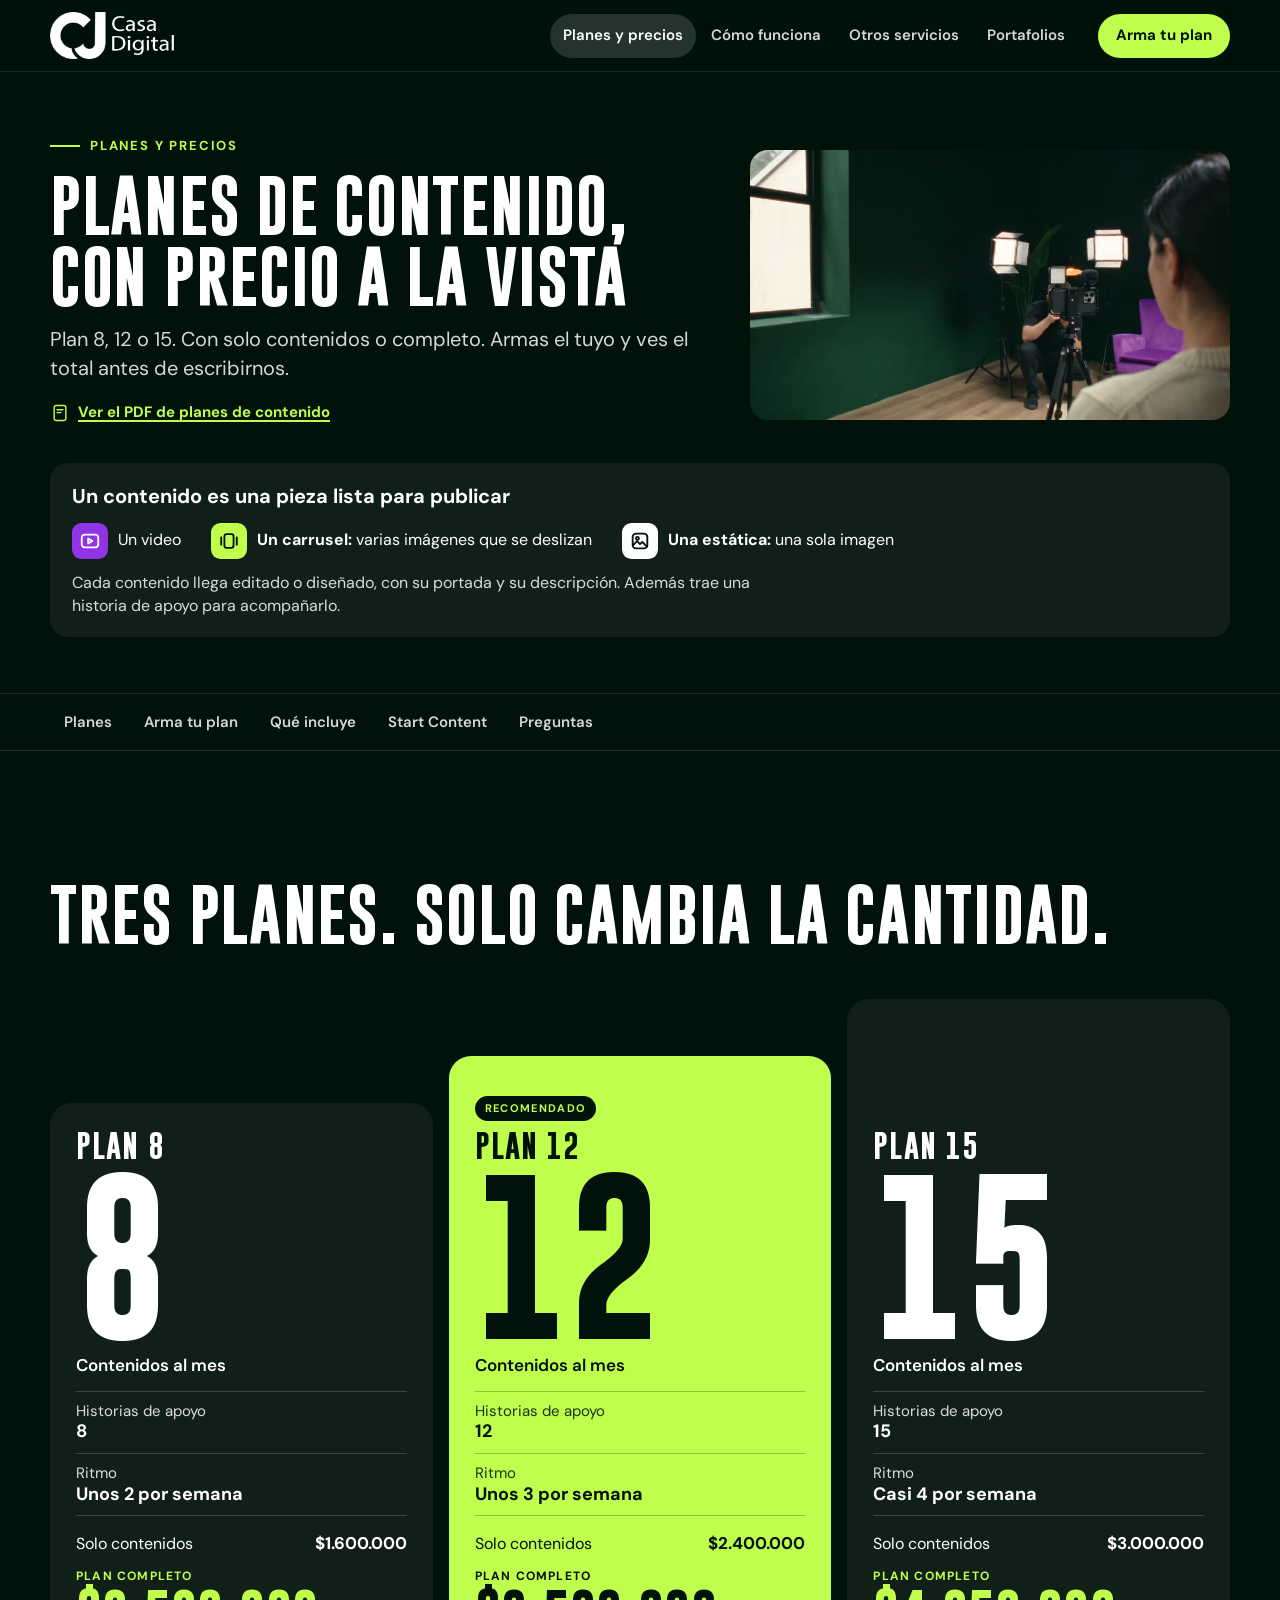
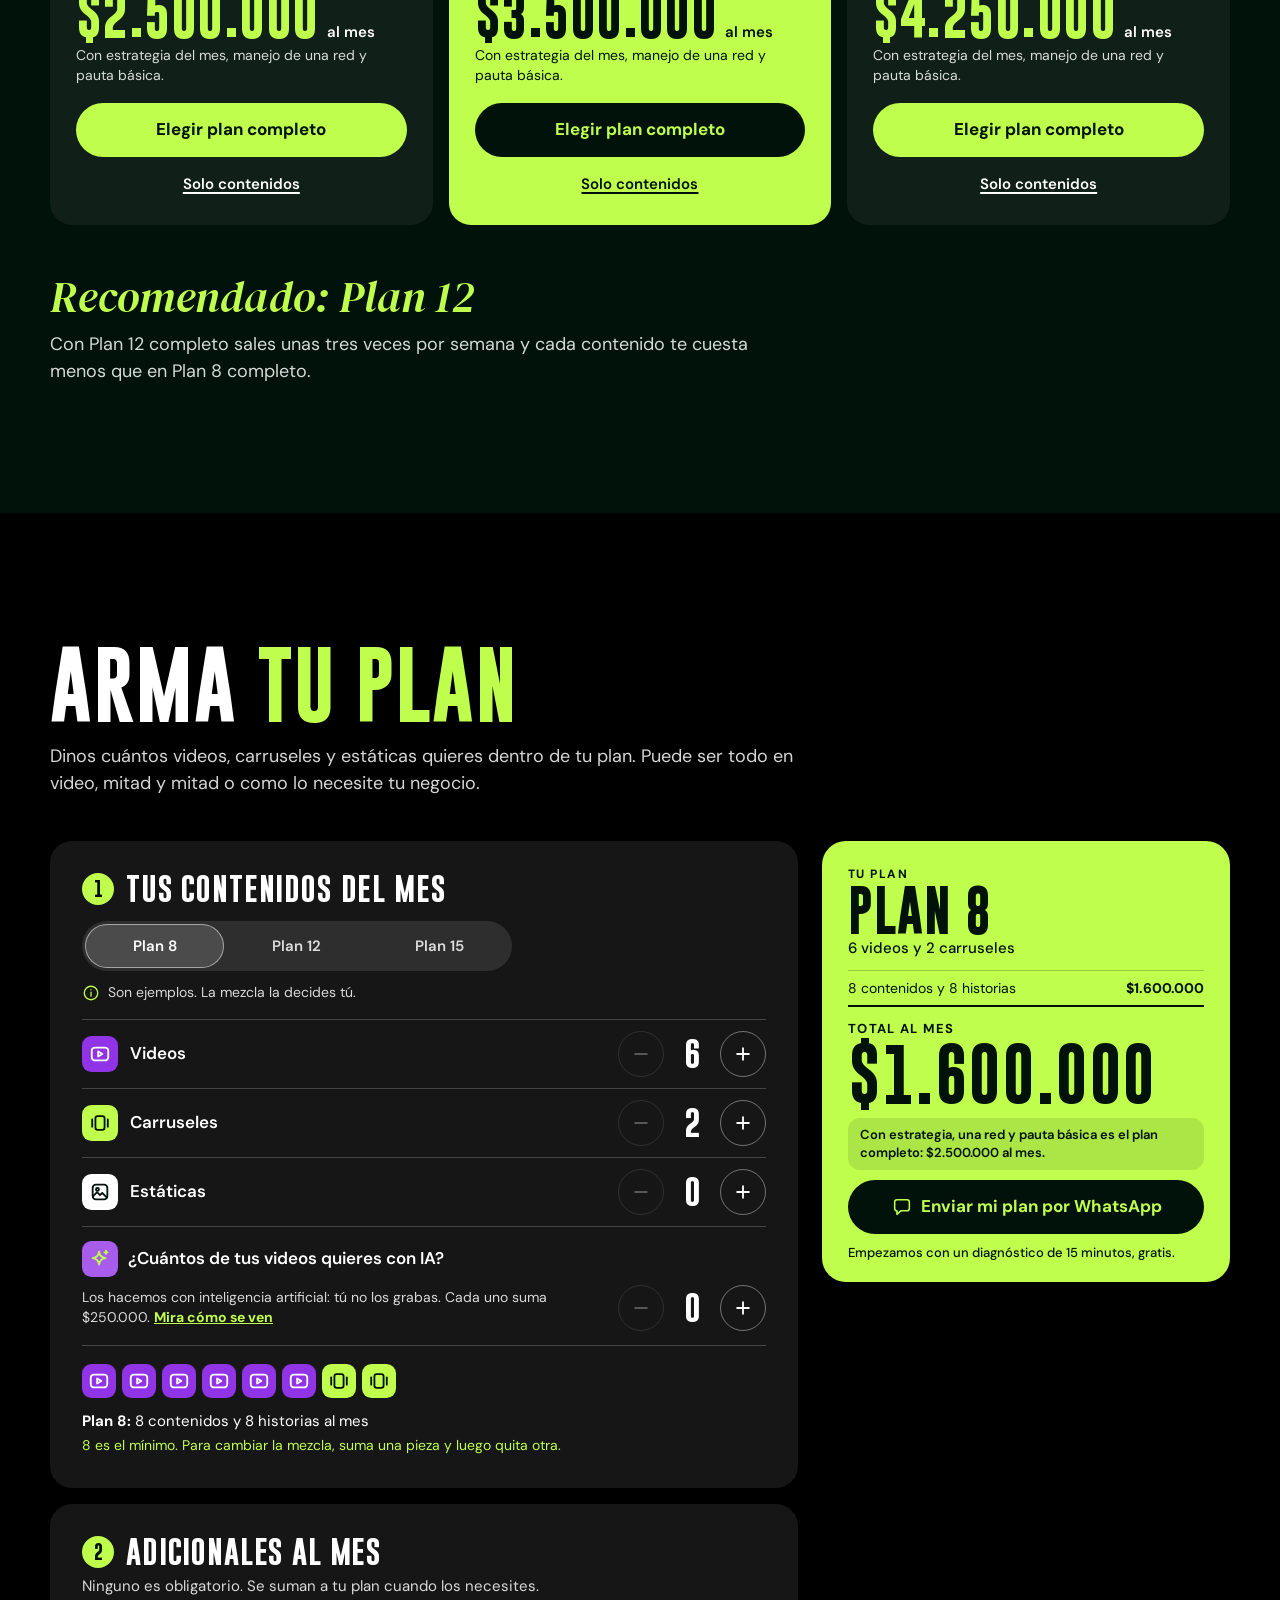
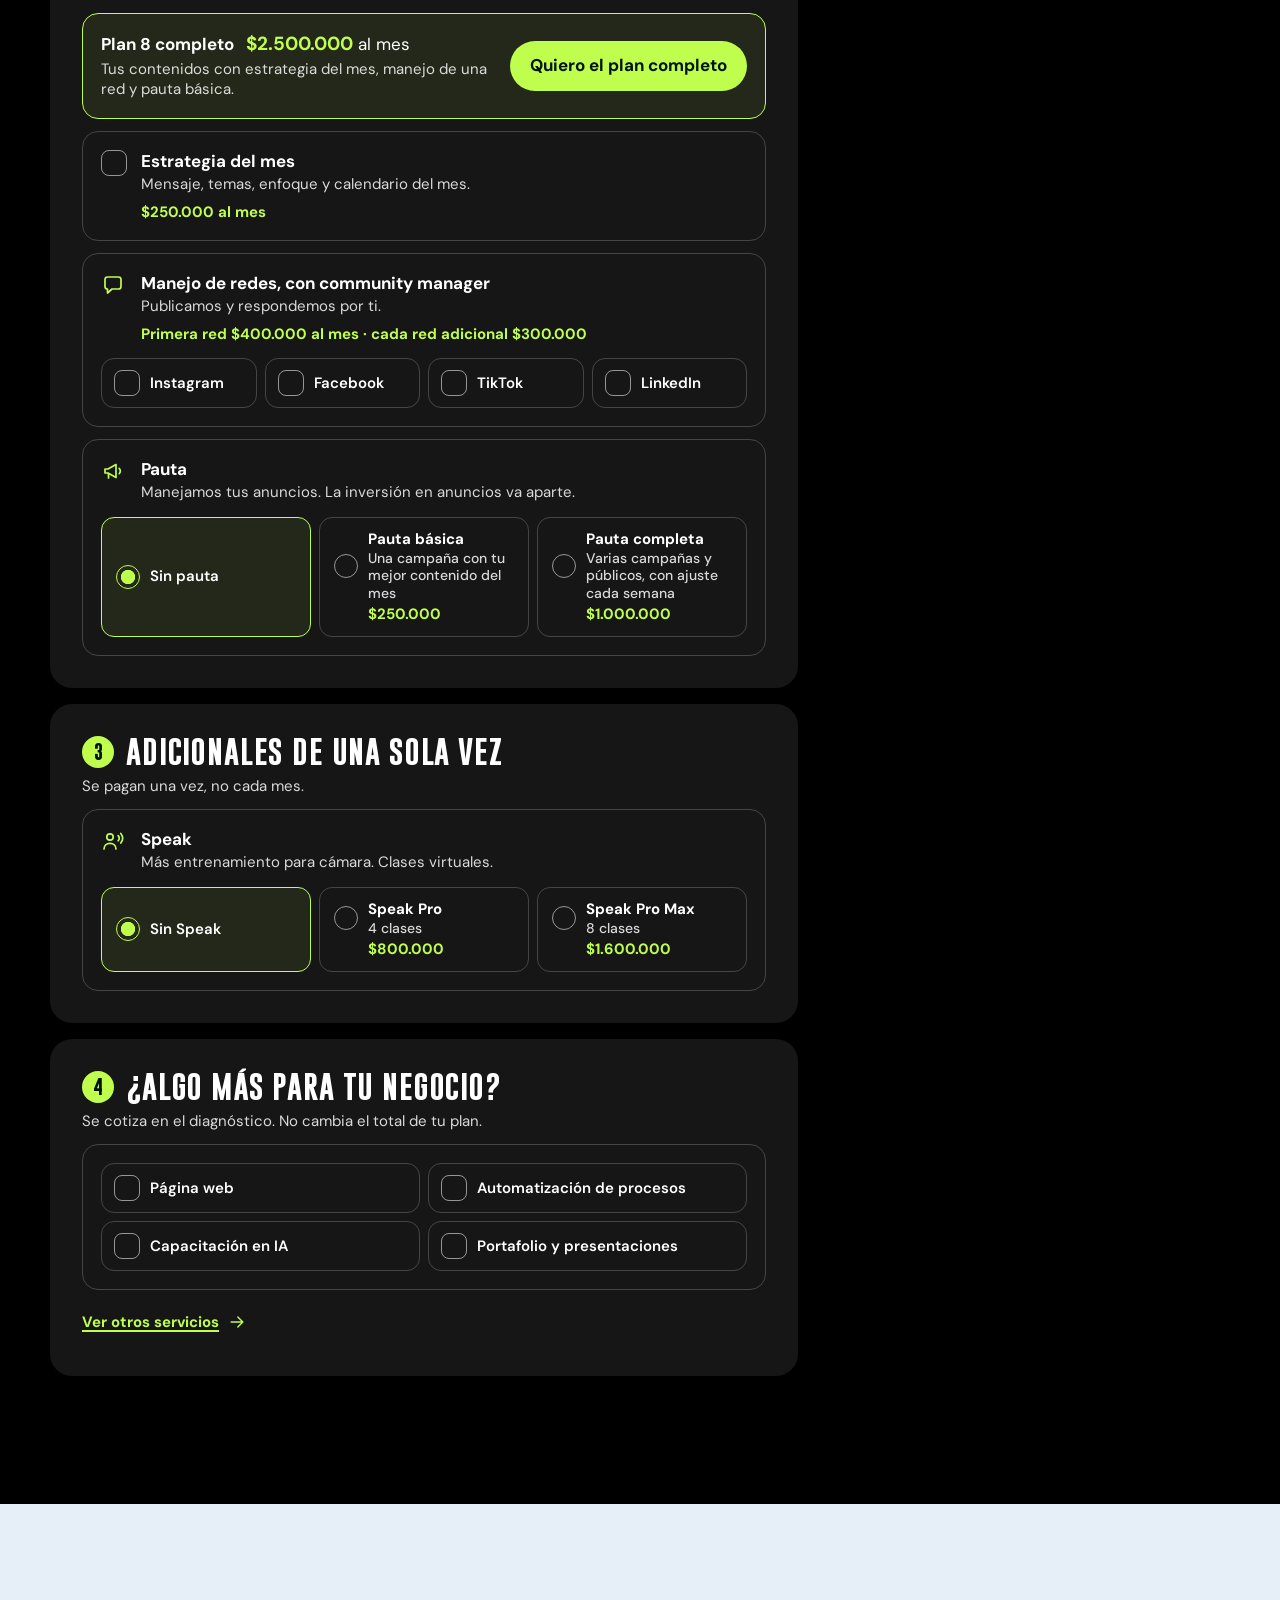
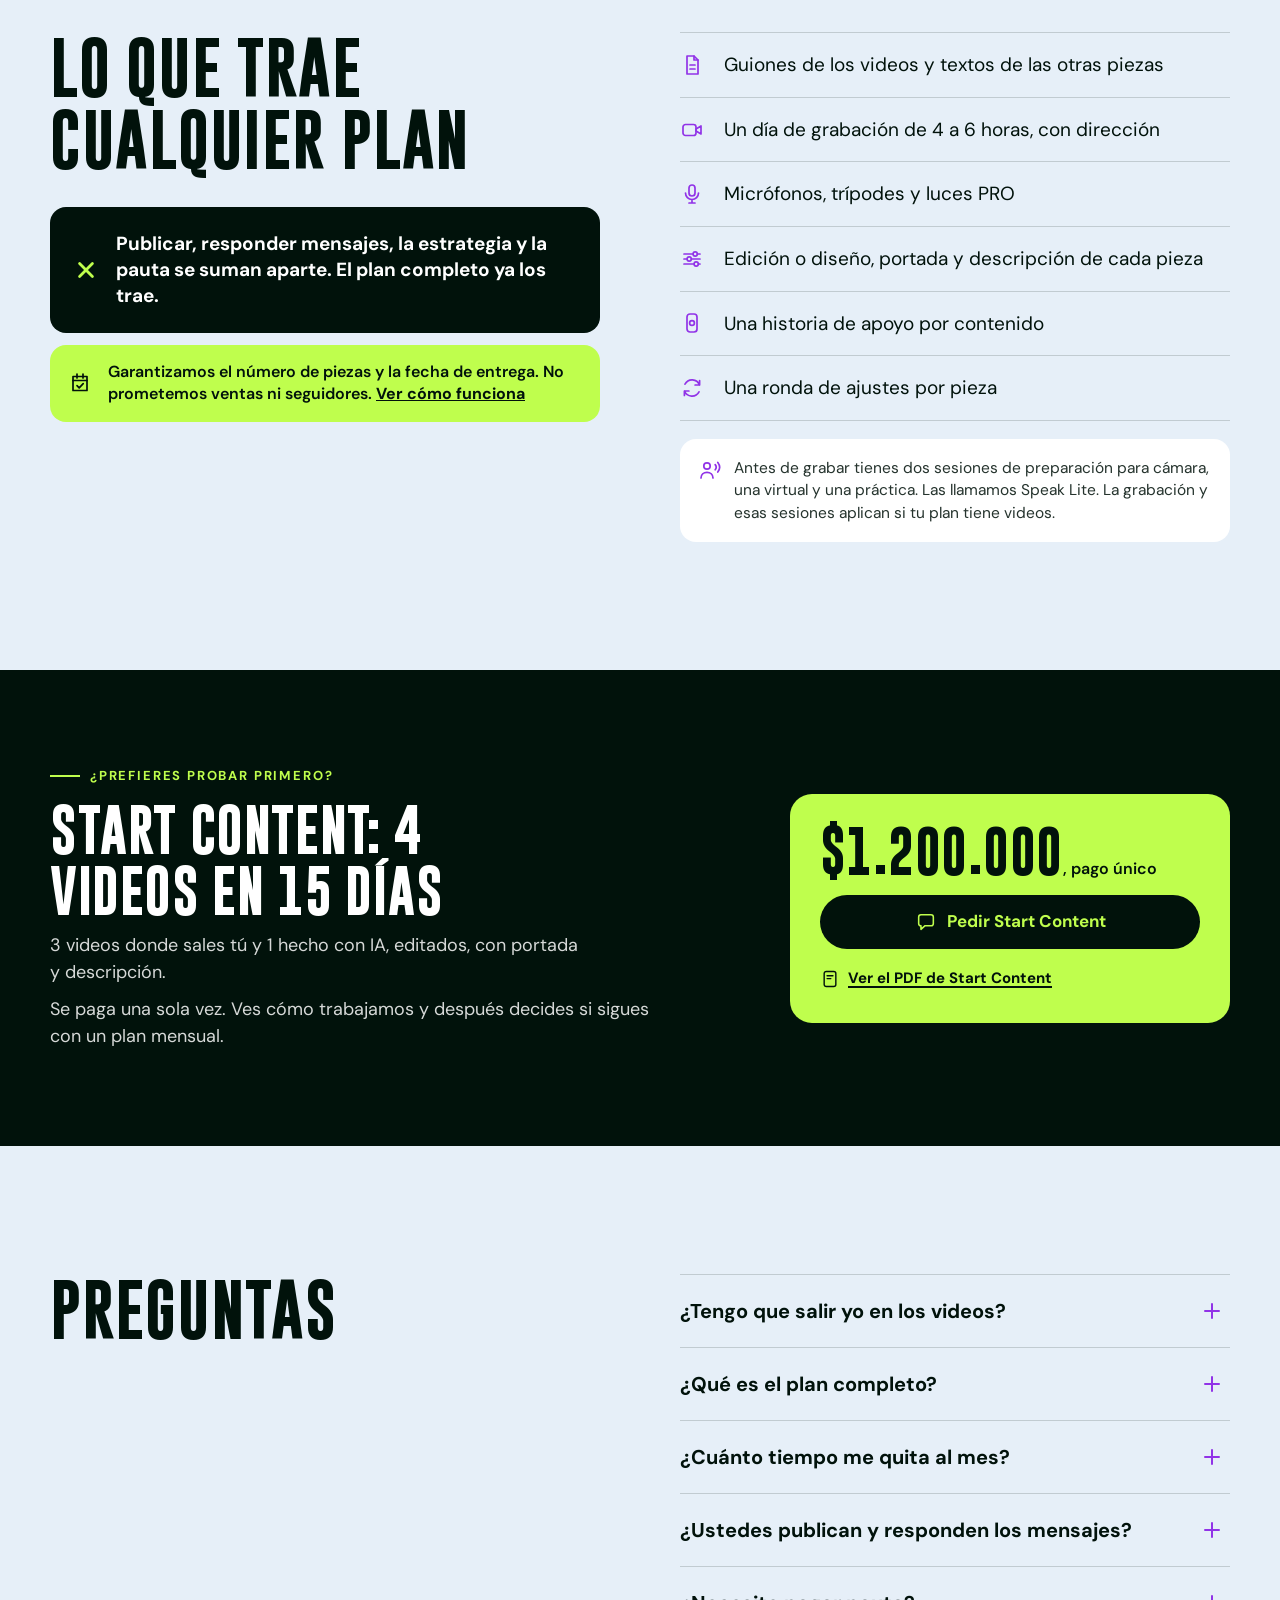
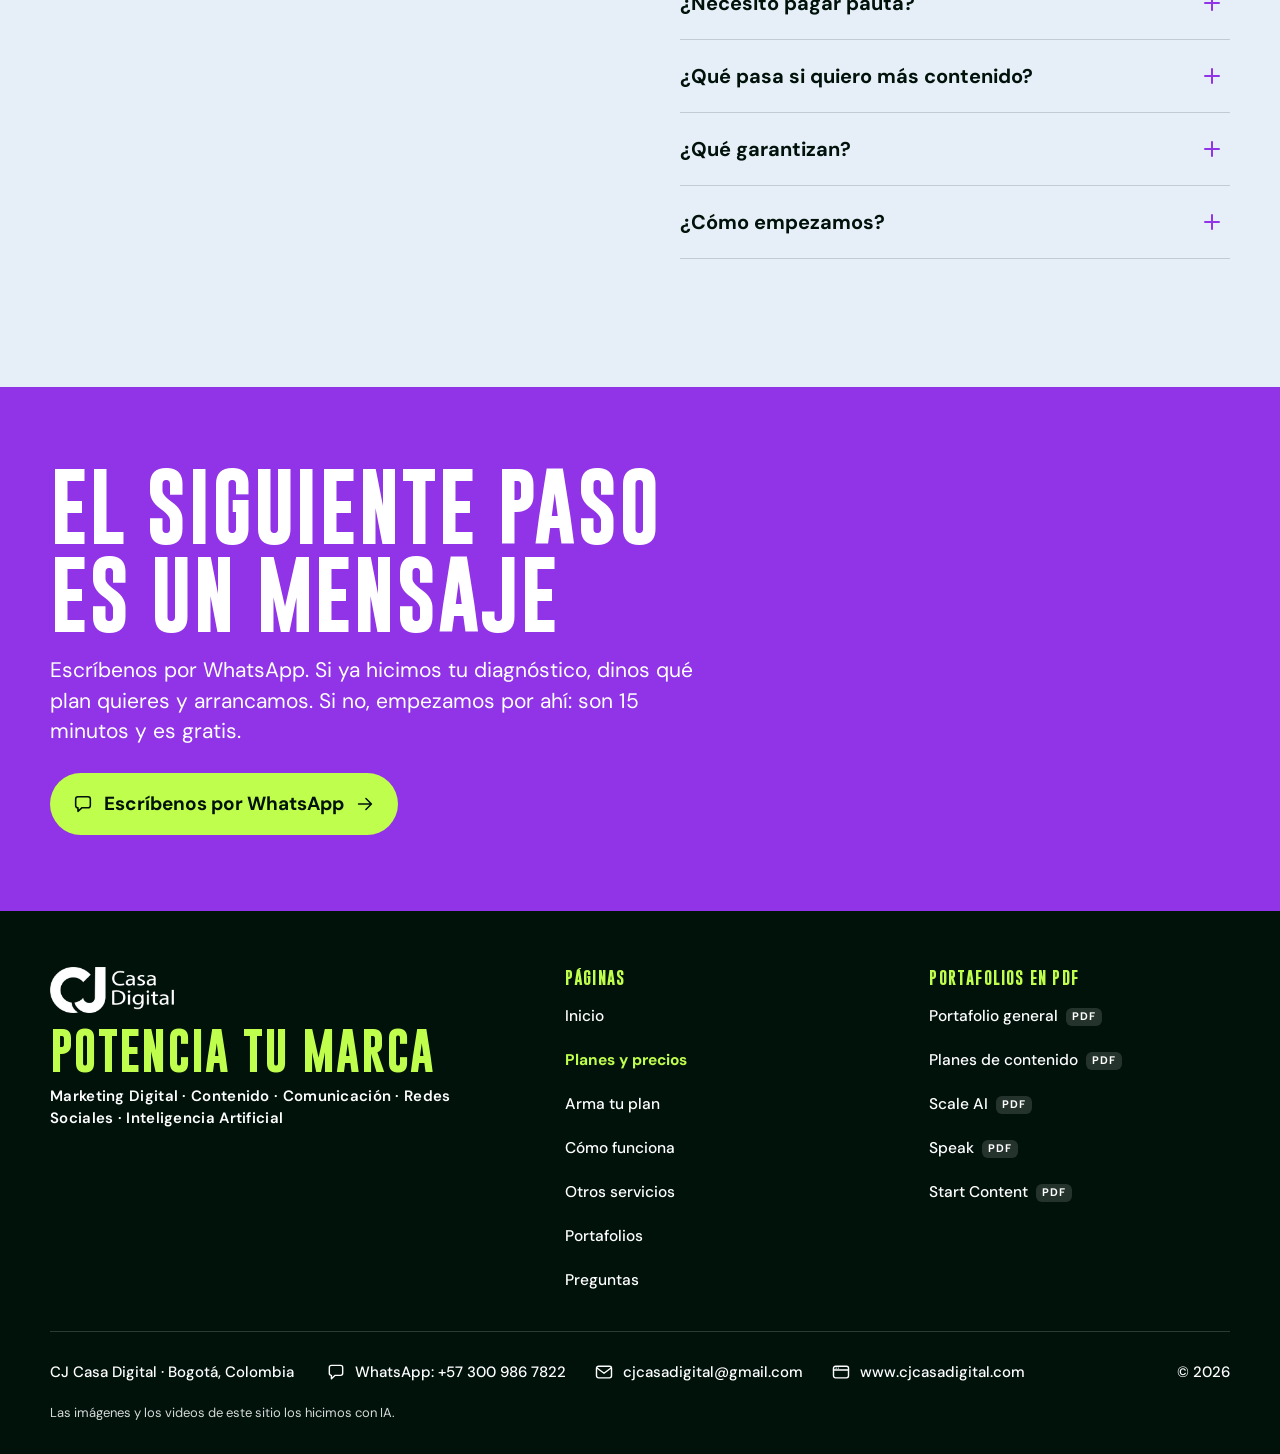
<file: planes/index.html>
<!doctype html>
<html lang="es-CO">
<head>
<meta charset="utf-8">
<meta name="viewport" content="width=device-width, initial-scale=1">
<title>Planes y precios de contenido para redes · CJ Casa Digital</title>
<meta name="description" content="Plan 8, 12 o 15 contenidos al mes, desde $1.600.000. Arma tu plan, mira el total y envíalo por WhatsApp. Contenido para redes en Bogotá.">
<meta name="theme-color" content="#01120B">
<link rel="canonical" href="https://www.cjcasadigital.com/planes/">
<meta property="og:type" content="website">
<meta property="og:locale" content="es_CO">
<meta property="og:site_name" content="CJ Casa Digital">
<meta property="og:title" content="Planes y precios de contenido para redes · CJ Casa Digital">
<meta property="og:description" content="Plan 8, 12 o 15 contenidos al mes, desde $1.600.000. Arma tu plan, mira el total y envíalo por WhatsApp. Contenido para redes en Bogotá.">
<meta property="og:url" content="https://www.cjcasadigital.com/planes/">
<meta property="og:image" content="https://www.cjcasadigital.com/assets/img/og.png">
<meta property="og:image:width" content="1200">
<meta property="og:image:height" content="630">
<meta name="twitter:card" content="summary_large_image">
<link rel="icon" href="/favicon.ico" sizes="48x48">
<link rel="icon" type="image/png" sizes="96x96" href="/assets/img/icono-96.png">
<link rel="icon" type="image/png" sizes="192x192" href="/assets/img/icono-192.png">
<link rel="apple-touch-icon" sizes="180x180" href="/assets/img/apple-touch-icon.png">
<link rel="manifest" href="/site.webmanifest">
<link rel="preload" href="/assets/fonts/gobold-700.woff2" as="font" type="font/woff2" crossorigin>
<link rel="preload" href="/assets/fonts/dm-sans-400.woff2" as="font" type="font/woff2" crossorigin>
<link rel="stylesheet" href="/assets/css/estilos.css">
<script>document.documentElement.className = "js";</script>
<script src="/assets/js/app.js" defer></script>
</head>
<body class="pag-planes">

<!-- ===== BLOQUE COMPARTIDO · CABECERA · Igual en todas las páginas. La fuente es index.html: se copia de ahí
     y solo cambia aria-current="page", que va en el enlace de la página actual. ===== -->
<svg class="oculto" aria-hidden="true" focusable="false">
<symbol id="i-camara" viewBox="0 0 24 24"><rect x="3" y="6.5" width="13" height="11" rx="2.5"/><path d="M16 11l5-3v8l-5-3z"/></symbol>
<symbol id="i-video" viewBox="0 0 24 24"><rect x="3" y="5" width="18" height="14" rx="3.5"/><path d="M10 9.3v5.4l4.6-2.7z"/></symbol>
<symbol id="i-carrusel" viewBox="0 0 24 24"><rect x="7" y="4.5" width="10" height="15" rx="2.5"/><path d="M3.5 8v8M20.5 8v8"/></symbol>
<symbol id="i-estatica" viewBox="0 0 24 24"><rect x="4" y="4" width="16" height="16" rx="3.5"/><circle cx="9.2" cy="9.2" r="1.6"/><path d="M4.5 16.5l4.3-4.3 3.2 3.2 2.4-2.4 5.1 5.1"/></symbol>
<symbol id="i-estrategia" viewBox="0 0 24 24"><circle cx="11.5" cy="12.5" r="8"/><circle cx="11.5" cy="12.5" r="3.6"/><path d="M11.5 12.5L19 5M16 4.6h3.4V8"/></symbol>
<symbol id="i-guion" viewBox="0 0 24 24"><path d="M7 3h7l4 4v14H7z"/><path d="M14 3v4h4M10 12h5M10 16h5"/></symbol>
<symbol id="i-voz" viewBox="0 0 24 24"><circle cx="9" cy="8" r="3.2"/><path d="M3 20c0-3.4 2.6-5.6 6-5.6s6 2.2 6 5.6M17.2 6.6a4.2 4.2 0 010 5.2M19.8 4.4a7.8 7.8 0 010 9.6"/></symbol>
<symbol id="i-edicion" viewBox="0 0 24 24"><path d="M4 7h9M17.4 7H20M4 12h3M11.4 12H20M4 17h10M18.4 17H20"/><circle cx="15.2" cy="7" r="2.1"/><circle cx="9.2" cy="12" r="2.1"/><circle cx="16.2" cy="17" r="2.1"/></symbol>
<symbol id="i-ajustes" viewBox="0 0 24 24"><path d="M19.5 9A8 8 0 005 8.2M4.5 15A8 8 0 0019 15.8M19.6 4.5V9h-4.5M4.4 19.5V15h4.5"/></symbol>
<symbol id="i-mic" viewBox="0 0 24 24"><rect x="9" y="3" width="6" height="11" rx="3"/><path d="M5.5 11a6.5 6.5 0 0013 0M12 17.5V21M9 21h6"/></symbol>
<symbol id="i-equis" viewBox="0 0 24 24"><path d="M6.5 6.5l11 11M17.5 6.5l-11 11"/></symbol>
<symbol id="i-palomita" viewBox="0 0 24 24"><path d="M5.5 12.6l4.2 4.2 8.8-9.2"/></symbol>
<symbol id="i-chat" viewBox="0 0 24 24"><path d="M4 6.5A2.5 2.5 0 016.5 4h11A2.5 2.5 0 0120 6.5v7a2.5 2.5 0 01-2.5 2.5H11l-4.5 4v-4A2.5 2.5 0 014 13.5z"/></symbol>
<symbol id="i-pauta" viewBox="0 0 24 24"><path d="M4 10v4h3l8 4.5v-13L7 10z"/><path d="M18.2 9.4a3.6 3.6 0 010 5.2M7.5 14.5V19"/></symbol>
<symbol id="i-sello" viewBox="0 0 24 24"><path d="M5 5.500h14v14H5z"/><path d="M5 9.500h14M9 3v4M15 3v4M9 14.600l2.200 2.200 4-4.200"/></symbol>
<symbol id="i-chispa" viewBox="0 0 24 24"><path d="M11 4c.5 4.2 2.8 6.5 7 7-4.2.5-6.5 2.8-7 7-.5-4.2-2.8-6.5-7-7 4.2-.5 6.5-2.8 7-7zM18.5 3v3.400M16.800 4.700h3.400"/></symbol>
<symbol id="i-pantalla" viewBox="0 0 24 24"><rect x="3" y="4" width="18" height="12.500" rx="2.500"/><path d="M8 20.500h8M12 16.500v4M10.400 8v4.600l3.800-2.300z"/></symbol>
<symbol id="i-web" viewBox="0 0 24 24"><rect x="3" y="5" width="18" height="14" rx="2.500"/><path d="M3 9.500h18M6.200 7.300h.1M8.800 7.300h.1"/></symbol>
  <symbol id="i-portada" viewBox="0 0 24 24"><rect x="5" y="3" width="14" height="18" rx="2.500"/><path d="M8.500 8h7M8.500 11.500h4.500"/></symbol>
<symbol id="i-flujo" viewBox="0 0 24 24"><circle cx="6" cy="6" r="2.300"/><circle cx="18" cy="12" r="2.300"/><circle cx="6" cy="18" r="2.300"/><path d="M8.300 6H12a3.500 3.500 0 013.500 3.500v.3M8.300 18H12a3.500 3.500 0 003.500-3.500v-.3"/></symbol>
<symbol id="i-menu" viewBox="0 0 24 24"><path d="M4 7h16M4 12h16M4 17h16"/></symbol>
<symbol id="i-calendario" viewBox="0 0 24 24"><rect x="4" y="5" width="16" height="15" rx="2.5"/><path d="M4 10h16M8.5 3v4M15.5 3v4"/></symbol>
<symbol id="i-claqueta" viewBox="0 0 24 24"><rect x="4" y="10" width="16" height="10" rx="2"/><path d="M4 10l1.2-4.4 14.6-2.2.4 3.6zM9 5l1.6 3.4M13.6 4.3l1.6 3.4"/></symbol>
<symbol id="i-mas" viewBox="0 0 24 24"><path d="M12 5v14M5 12h14"/></symbol>
<symbol id="i-menos" viewBox="0 0 24 24"><path d="M5 12h14"/></symbol>
<symbol id="i-flecha" viewBox="0 0 24 24"><path d="M5 12h14M13 6l6 6-6 6"/></symbol>
<symbol id="i-info" viewBox="0 0 24 24"><circle cx="12" cy="12" r="9"/><path d="M12 11v5.200M12 7.600v.2"/></symbol>
<symbol id="i-correo" viewBox="0 0 24 24"><rect x="3" y="5" width="18" height="14" rx="2.500"/><path d="M3.600 7.200l8.400 6.300 8.400-6.300"/></symbol>
<symbol id="i-historia" viewBox="0 0 24 24"><rect x="7" y="3" width="10" height="18" rx="3"/><circle cx="12" cy="12" r="2.4"/></symbol>
</svg>

<a class="salto" href="#principal">Saltar al contenido</a>

<header class="barra" id="barra">
  <div class="barra-in">
    <a class="marca" href="/" aria-label="CJ Casa Digital, inicio"><img src="/assets/img/logo-cj-blanco.png" width="400" height="150" alt="CJ Casa Digital"></a>
    <button type="button" class="menu-btn" id="menu-btn" aria-expanded="false" aria-controls="menu" aria-label="Abrir el menú"><svg class="ic ic-abrir" aria-hidden="true"><use href="#i-menu"/></svg><svg class="ic ic-cerrar" aria-hidden="true"><use href="#i-equis"/></svg></button>
    <noscript><a class="menu-btn" href="#mapa" aria-label="Ir al menú, al final de la página"><svg class="ic" aria-hidden="true"><use href="#i-menu"/></svg></a></noscript>
    <nav class="menu" id="menu" aria-label="Principal">
      <ul class="menu-lista">
        <li class="solo-cel"><a href="/"><b>Inicio</b><span>Qué hacemos y por dónde empezar</span></a></li>
        <li><a href="/planes/" aria-current="page"><b>Planes y precios</b><span>Planes desde <i data-p="desde">$1.600.000</i> al mes</span></a></li>
        <li class="solo-cel"><a href="/planes/#arma-tu-plan"><b>Arma tu plan</b><span>Escoge y mira el precio</span></a></li>
        <li><a href="/como-funciona/"><b>Cómo funciona</b><span>Un día de grabación al mes</span></a></li>
        <li><a href="/otros-servicios/"><b>Otros servicios</b><span>Página web, automatización, IA y Speak</span></a></li>
        <li><a href="/portafolios/"><b>Portafolios</b><span>Los cinco PDF para leer o reenviar</span></a></li>
        <li class="solo-cel"><a href="/planes/#preguntas"><b>Preguntas</b><span>Tiempo, pauta, garantía y cómo empezar</span></a></li>
      </ul>
      <div class="menu-fin">
        <a class="btn btn-acido" href="/planes/#arma-tu-plan">Arma tu plan <svg class="ic" aria-hidden="true"><use href="#i-flecha"/></svg></a>
        <a class="btn btn-linea" data-wa href="https://wa.me/573009867822?text=Hola%2C%20CJ.%20Vi%20la%20p%C3%A1gina%20y%20quiero%20mi%20diagn%C3%B3stico%20de%2015%20minutos." target="_blank" rel="noopener"><svg class="ic" aria-hidden="true"><use href="#i-chat"/></svg> Escríbenos por WhatsApp</a>
      </div>
    </nav>
    <a class="btn btn-acido btn-ch" id="barra-plan" href="/planes/#arma-tu-plan">Arma tu plan</a>
    <a class="btn btn-acido btn-ch" id="barra-wa" data-wa data-plan-wa hidden href="https://wa.me/573009867822?text=Hola%2C%20CJ.%20Vi%20la%20p%C3%A1gina%20y%20quiero%20mi%20diagn%C3%B3stico%20de%2015%20minutos." target="_blank" rel="noopener"><svg class="ic" aria-hidden="true"><use href="#i-chat"/></svg> WhatsApp</a>
  </div>
</header>
<!-- ===== FIN DEL BLOQUE COMPARTIDO · CABECERA ===== -->

<main id="principal">

<section class="sec sec-cab t-oscuro" id="cabecera">
  <div class="caja">
    <div class="cab-red">
      <div class="cab-txt">
      <p class="etq"><span class="raya"></span>Planes y precios</p>
      <h1 class="tit t-h2">Planes de contenido, con precio a la vista</h1>
      <p class="sub">Plan 8, 12 o 15. Con solo contenidos o completo. Armas el tuyo y ves el total antes de escribirnos.</p>
      <a class="enlace-ir" href="/portafolios/cj-planes-de-contenido.pdf" target="_blank" rel="noopener"><svg class="ic" aria-hidden="true"><use href="#i-portada"/></svg> Ver el PDF de planes de contenido</a>
      </div>
      <picture class="cab-img">
        <source media="(min-width: 1000px)" type="image/avif" srcset="/assets/img/sitio/01-planes-cabecera-800-v1.avif 800w, /assets/img/sitio/01-planes-cabecera-1200-v1.avif 1200w" sizes="480px">
        <source media="(min-width: 1000px)" type="image/webp" srcset="/assets/img/sitio/01-planes-cabecera-800-v1.webp 800w, /assets/img/sitio/01-planes-cabecera-1200-v1.webp 1200w" sizes="480px">
        <source media="(min-width: 1000px)" srcset="/assets/img/sitio/01-planes-cabecera-800-v1.jpg">
        <img src="[data-uri]" alt="Un set de grabación visto desde atrás de una persona: un camarógrafo, dos luces y un sillón morado frente a una pared verde." width="1200" height="675" decoding="async">
      </picture>
    </div>
    <div class="franja" id="contenido">
      <h2>Un contenido es una pieza lista para publicar</h2>
      <ul>
        <li><span class="ficha-t v" aria-hidden="true"><svg class="ic"><use href="#i-video"/></svg></span><span>Un video</span></li>
        <li><span class="ficha-t c" aria-hidden="true"><svg class="ic"><use href="#i-carrusel"/></svg></span><span><b>Un carrusel:</b> varias imágenes que se deslizan</span></li>
        <li><span class="ficha-t e" aria-hidden="true"><svg class="ic"><use href="#i-estatica"/></svg></span><span><b>Una estática:</b> una sola imagen</span></li>
      </ul>
      <p>Cada contenido llega editado o diseñado, con su portada y su descripción. Además trae una historia de apoyo para acompañarlo.</p>
    </div>
  </div>
</section>

<!-- Pestañas de esta página: saltan a cada parte y se quedan pegadas arriba -->
<nav class="pestanas" id="pestanas" aria-label="En esta página">
  <ul class="caja">
    <li><a href="#planes">Planes</a></li>
    <li><a href="#arma-tu-plan">Arma tu plan</a></li>
    <li><a href="#incluye">Qué incluye</a></li>
    <li><a href="#start-content">Start Content</a></li>
    <li><a href="#preguntas">Preguntas</a></li>
  </ul>
</nav>

<!-- Los tres planes -->
<section class="sec t-oscuro" id="planes">
  <div class="caja">
    <h2 class="tit t-h2 rev">Tres planes. Solo cambia la cantidad.</h2>
    <div class="planes">
      <article class="plan rev">
        <h3 class="plan-n">Plan 8</h3>
        <p class="plan-cifra" aria-hidden="true">8</p>
        <p class="plan-lab">Contenidos al mes</p>
        <dl><div><dt>Historias de apoyo</dt><dd>8</dd></div><div><dt>Ritmo</dt><dd>Unos 2 por semana</dd></div></dl>
        <div class="plan-precios">
          <p class="precio-solo"><span>Solo contenidos</span><b data-plan-solo="8">$1.600.000</b></p>
          <p class="precio-comp"><span>Plan completo</span><strong data-plan-completo="8">$2.500.000</strong><small>al mes</small></p>
          <p class="precio-trae">Con estrategia del mes, manejo de una red y pauta básica.</p>
        </div>
        <button type="button" class="btn btn-acido btn-ancho" data-elegir="p8" data-modo="completo">Elegir plan completo<span class="sr">: Plan 8</span></button>
        <button type="button" class="enlace" data-elegir="p8" data-modo="solo">Solo contenidos<span class="sr">: Plan 8</span></button>
      </article>
      <article class="plan rec rev">
        <p class="sello">Recomendado</p>
        <h3 class="plan-n">Plan 12</h3>
        <p class="plan-cifra" aria-hidden="true">12</p>
        <p class="plan-lab">Contenidos al mes</p>
        <dl><div><dt>Historias de apoyo</dt><dd>12</dd></div><div><dt>Ritmo</dt><dd>Unos 3 por semana</dd></div></dl>
        <div class="plan-precios">
          <p class="precio-solo"><span>Solo contenidos</span><b data-plan-solo="12">$2.400.000</b></p>
          <p class="precio-comp"><span>Plan completo</span><strong data-plan-completo="12">$3.500.000</strong><small>al mes</small></p>
          <p class="precio-trae">Con estrategia del mes, manejo de una red y pauta básica.</p>
        </div>
        <button type="button" class="btn btn-oscuro btn-ancho" data-elegir="p12" data-modo="completo">Elegir plan completo<span class="sr">: Plan 12</span></button>
        <button type="button" class="enlace" data-elegir="p12" data-modo="solo">Solo contenidos<span class="sr">: Plan 12</span></button>
      </article>
      <article class="plan rev">
        <h3 class="plan-n">Plan 15</h3>
        <p class="plan-cifra" aria-hidden="true">15</p>
        <p class="plan-lab">Contenidos al mes</p>
        <dl><div><dt>Historias de apoyo</dt><dd>15</dd></div><div><dt>Ritmo</dt><dd>Casi 4 por semana</dd></div></dl>
        <div class="plan-precios">
          <p class="precio-solo"><span>Solo contenidos</span><b data-plan-solo="15">$3.000.000</b></p>
          <p class="precio-comp"><span>Plan completo</span><strong data-plan-completo="15">$4.250.000</strong><small>al mes</small></p>
          <p class="precio-trae">Con estrategia del mes, manejo de una red y pauta básica.</p>
        </div>
        <button type="button" class="btn btn-acido btn-ancho" data-elegir="p15" data-modo="completo">Elegir plan completo<span class="sr">: Plan 15</span></button>
        <button type="button" class="enlace" data-elegir="p15" data-modo="solo">Solo contenidos<span class="sr">: Plan 15</span></button>
      </article>
    </div>
    <div class="planes-pie rev">
      <p class="dest dest-ac">Recomendado: Plan 12</p>
      <p class="cuerpo">Con Plan 12 completo sales unas tres veces por semana y cada contenido te cuesta menos que en Plan 8 completo.</p>
    </div>
  </div>
</section>

<!-- Arma tu plan: el cotizador -->
<section class="sec t-negro cotizador" id="arma-tu-plan">
  <div class="caja">
    <div class="cot-cab">
      <h2 class="tit t-h2 t-h2g" id="cot-tit" tabindex="-1">Arma <em>tu plan</em></h2>
      <p class="cuerpo">Dinos cuántos videos, carruseles y estáticas quieres dentro de tu plan. Puede ser todo en video, mitad y mitad o como lo necesite tu negocio.</p>
    </div>

    <div class="cot">
      <div class="cot-controles">

        <!-- Bloque 1: contenidos -->
        <section class="bloque" aria-labelledby="b1">
          <h3 class="bloque-tit" id="b1"><span class="n">1</span>Tus contenidos del mes</h3>
          <div class="atajos" role="group" aria-label="Planes de ejemplo">
            <button type="button" class="atajo" data-atajo="p8" aria-pressed="true">Plan 8</button>
            <button type="button" class="atajo" data-atajo="p12" aria-pressed="false">Plan 12<span class="sr"> · Recomendado</span></button>
            <button type="button" class="atajo" data-atajo="p15" aria-pressed="false">Plan 15</button>
          </div>
          <p class="nota"><svg class="ic" aria-hidden="true"><use href="#i-info"/></svg><span>Son ejemplos. La mezcla la decides tú.</span></p>

          <div class="contadores">
            <div class="contador" role="group" aria-labelledby="c-videos">
              <span class="ficha-t v" aria-hidden="true"><svg class="ic"><use href="#i-video"/></svg></span>
              <span class="contador-n" id="c-videos">Videos</span>
              <span class="paso-a-paso">
                <button type="button" class="pp" data-tipo="videos" data-d="-1" aria-label="Quitar un video"><svg class="ic" aria-hidden="true"><use href="#i-menos"/></svg></button>
                <output class="pp-v" id="n-videos" aria-live="off">6</output>
                <button type="button" class="pp" data-tipo="videos" data-d="1" aria-label="Agregar un video"><svg class="ic" aria-hidden="true"><use href="#i-mas"/></svg></button>
              </span>
            </div>
            <div class="contador" role="group" aria-labelledby="c-carruseles">
              <span class="ficha-t c" aria-hidden="true"><svg class="ic"><use href="#i-carrusel"/></svg></span>
              <span class="contador-n" id="c-carruseles">Carruseles</span>
              <span class="paso-a-paso">
                <button type="button" class="pp" data-tipo="carruseles" data-d="-1" aria-label="Quitar un carrusel"><svg class="ic" aria-hidden="true"><use href="#i-menos"/></svg></button>
                <output class="pp-v" id="n-carruseles" aria-live="off">2</output>
                <button type="button" class="pp" data-tipo="carruseles" data-d="1" aria-label="Agregar un carrusel"><svg class="ic" aria-hidden="true"><use href="#i-mas"/></svg></button>
              </span>
            </div>
            <div class="contador" role="group" aria-labelledby="c-estaticas">
              <span class="ficha-t e" aria-hidden="true"><svg class="ic"><use href="#i-estatica"/></svg></span>
              <span class="contador-n" id="c-estaticas">Estáticas</span>
              <span class="paso-a-paso">
                <button type="button" class="pp" data-tipo="estaticas" data-d="-1" aria-label="Quitar una estática"><svg class="ic" aria-hidden="true"><use href="#i-menos"/></svg></button>
                <output class="pp-v" id="n-estaticas" aria-live="off">0</output>
                <button type="button" class="pp" data-tipo="estaticas" data-d="1" aria-label="Agregar una estática"><svg class="ic" aria-hidden="true"><use href="#i-mas"/></svg></button>
              </span>
            </div>
          </div>

          <div class="ia-fila" id="ia-fila" role="group" aria-labelledby="c-ia">
            <p class="ia-q" id="c-ia"><span class="ficha-t ia" aria-hidden="true"><svg class="ic"><use href="#i-chispa"/></svg></span>¿Cuántos de tus videos quieres con IA?</p>
            <div class="ia-linea">
              <p class="ia-nota">Los hacemos con inteligencia artificial: tú no los grabas. Cada uno suma <span data-p="videoIA">$250.000</span>. <a href="/#videos-ia" target="_blank" rel="noopener">Mira cómo se ven</a></p>
              <span class="paso-a-paso">
                <button type="button" class="pp" id="ia-menos" aria-label="Quitar un video con IA" disabled><svg class="ic" aria-hidden="true"><use href="#i-menos"/></svg></button>
                <output class="pp-v" id="n-ia" aria-live="off">0</output>
                <button type="button" class="pp" id="ia-mas" aria-label="Agregar un video con IA"><svg class="ic" aria-hidden="true"><use href="#i-mas"/></svg></button>
              </span>
            </div>
            <p class="aviso" id="ia-aviso" hidden>Tu plan no tiene videos. Suma uno para poder hacerlo con IA.</p>
          </div>

          <div class="mezcla">
            <div class="mezcla-fichas" id="fichas" role="img" aria-label="6 videos y 2 carruseles"></div>
            <p class="fichas-ley" id="fichas-ley" hidden><span class="ficha-t ia" aria-hidden="true"><svg class="ic"><use href="#i-chispa"/></svg></span>Video con IA</p>
            <p class="mezcla-pie"><b id="m-nombre">Plan 8:</b> <span id="m-trae">8 contenidos y 8 historias al mes</span></p>
            <p class="limite" id="limite" aria-live="polite">8 es el mínimo. Para cambiar la mezcla, suma una pieza y luego quita otra.</p>
          </div>
        </section>

        <!-- Bloque 2: adicionales mensuales -->
        <section class="bloque" aria-labelledby="b2">
          <h3 class="bloque-tit" id="b2"><span class="n">2</span>Adicionales al mes</h3>
          <p class="bloque-sub">Ninguno es obligatorio. Se suman a tu plan cuando los necesites.</p>

          <div class="completo" id="completo">
            <div class="completo-t">
              <p class="completo-n"><b id="k-nombre">Plan 8 completo</b> <span class="completo-p"><b id="k-precio">$2.500.000</b> al mes</span></p>
              <p class="completo-d">Tus contenidos con estrategia del mes, manejo de una red y pauta básica.</p>
            </div>
            <button type="button" class="btn btn-acido" id="btn-completo">Quiero el plan completo</button>
            <p class="completo-ok" id="k-ok" hidden><svg class="ic" aria-hidden="true"><use href="#i-palomita"/></svg>Ya tienes el plan completo.</p>
          </div>

          <label class="op op-fila" id="op-estrategia">
            <input type="checkbox" id="in-estrategia">
            <span class="marca-c" aria-hidden="true"><svg class="ic"><use href="#i-palomita"/></svg></span>
            <span class="op-txt">
              <span class="op-n">Estrategia del mes</span>
              <span class="op-d">Mensaje, temas, enfoque y calendario del mes.</span>
              <span class="op-p"><span data-p="estrategia">$250.000</span> al mes</span>
            </span>
          </label>

          <fieldset class="op op-grupo" id="op-redes">
            <legend class="sr">Manejo de redes, con community manager</legend>
            <div class="op-cab" aria-hidden="true">
              <svg class="ic"><use href="#i-chat"/></svg>
              <div class="op-txt">
                <span class="op-n">Manejo de redes, con community manager</span>
                <span class="op-d">Publicamos y respondemos por ti.</span>
                <span class="op-p">Primera red <span data-calc="primeraRed">$400.000</span> al mes · cada red adicional <span data-p="redAdicional">$300.000</span></span>
              </div>
            </div>
            <div class="chips">
              <label class="chip"><input type="checkbox" data-red="Instagram"><span class="marca-c" aria-hidden="true"><svg class="ic"><use href="#i-palomita"/></svg></span><span>Instagram</span></label>
              <label class="chip"><input type="checkbox" data-red="Facebook"><span class="marca-c" aria-hidden="true"><svg class="ic"><use href="#i-palomita"/></svg></span><span>Facebook</span></label>
              <label class="chip"><input type="checkbox" data-red="TikTok"><span class="marca-c" aria-hidden="true"><svg class="ic"><use href="#i-palomita"/></svg></span><span>TikTok</span></label>
              <label class="chip"><input type="checkbox" data-red="LinkedIn"><span class="marca-c" aria-hidden="true"><svg class="ic"><use href="#i-palomita"/></svg></span><span>LinkedIn</span></label>
            </div>
          </fieldset>

          <fieldset class="op op-grupo" id="op-pauta">
            <legend class="sr">Pauta</legend>
            <div class="op-cab" aria-hidden="true">
              <svg class="ic"><use href="#i-pauta"/></svg>
              <div class="op-txt">
                <span class="op-n">Pauta</span>
                <span class="op-d">Manejamos tus anuncios. La inversión en anuncios va aparte.</span>
              </div>
            </div>
            <div class="radios">
              <label class="chip"><input type="radio" name="pauta" value="ninguna" checked><span class="marca-r" aria-hidden="true"></span><span>Sin pauta</span></label>
              <label class="chip"><input type="radio" name="pauta" value="basica"><span class="marca-r" aria-hidden="true"></span><span class="chip-t"><b>Pauta básica</b><span>Una campaña con tu mejor contenido del mes</span></span><span class="chip-p" data-p="pautaBasica">$250.000</span></label>
              <label class="chip"><input type="radio" name="pauta" value="completa"><span class="marca-r" aria-hidden="true"></span><span class="chip-t"><b>Pauta completa</b><span>Varias campañas y públicos, con ajuste cada semana</span></span><span class="chip-p" data-p="pautaCompleta">$1.000.000</span></label>
            </div>
          </fieldset>
        </section>

        <!-- Bloque 3: una sola vez -->
        <section class="bloque" aria-labelledby="b3">
          <h3 class="bloque-tit" id="b3"><span class="n">3</span>Adicionales de una sola vez</h3>
          <p class="bloque-sub">Se pagan una vez, no cada mes.</p>

          <fieldset class="op op-grupo" id="op-speak">
            <legend class="sr">Speak: más entrenamiento para cámara</legend>
            <div class="op-cab" aria-hidden="true">
              <svg class="ic"><use href="#i-voz"/></svg>
              <div class="op-txt">
                <span class="op-n">Speak</span>
                <span class="op-d">Más entrenamiento para cámara. Clases virtuales.</span>
              </div>
            </div>
            <div class="radios">
              <label class="chip"><input type="radio" name="speak" value="ninguno" checked><span class="marca-r" aria-hidden="true"></span><span>Sin Speak</span></label>
              <label class="chip"><input type="radio" name="speak" value="pro"><span class="marca-r" aria-hidden="true"></span><span class="chip-t"><b>Speak Pro</b><span>4 clases</span></span><span class="chip-p" data-p="speakPro">$800.000</span></label>
              <label class="chip"><input type="radio" name="speak" value="promax"><span class="marca-r" aria-hidden="true"></span><span class="chip-t"><b>Speak Pro Max</b><span>8 clases</span></span><span class="chip-p" data-p="speakProMax">$1.600.000</span></label>
            </div>
          </fieldset>
        </section>
        <!-- Bloque 4: otros servicios, sin precio: no cambian el total -->
        <section class="bloque" aria-labelledby="b4">
          <h3 class="bloque-tit" id="b4"><span class="n">4</span>¿Algo más para tu negocio?</h3>
          <p class="bloque-sub">Se cotiza en el diagnóstico. No cambia el total de tu plan.</p>
          <fieldset class="op op-grupo" id="op-interes">
            <legend class="sr">¿Algo más para tu negocio?</legend>
            <div class="chips chips-2">
              <label class="chip"><input type="checkbox" data-interes="página web"><span class="marca-c" aria-hidden="true"><svg class="ic"><use href="#i-palomita"/></svg></span><span>Página web</span></label>
              <label class="chip"><input type="checkbox" data-interes="automatización de procesos"><span class="marca-c" aria-hidden="true"><svg class="ic"><use href="#i-palomita"/></svg></span><span>Automatización de procesos</span></label>
              <label class="chip"><input type="checkbox" data-interes="capacitación en IA"><span class="marca-c" aria-hidden="true"><svg class="ic"><use href="#i-palomita"/></svg></span><span>Capacitación en IA</span></label>
              <label class="chip"><input type="checkbox" data-interes="portafolio y presentaciones"><span class="marca-c" aria-hidden="true"><svg class="ic"><use href="#i-palomita"/></svg></span><span>Portafolio y presentaciones</span></label>
            </div>
          </fieldset>
          <a class="enlace-ir" href="/otros-servicios/">Ver otros servicios <svg class="ic" aria-hidden="true"><use href="#i-flecha"/></svg></a>
        </section>
      </div>

      <!-- Resultado -->
      <aside class="resumen" aria-labelledby="r-tit">
        <p class="resumen-k" id="r-tit">Tu plan</p>
        <p class="resumen-nombre"><span id="r-nombre">Plan 8</span> <span class="sello" id="r-completo" hidden>completo</span></p>
        <p class="resumen-mezcla" id="r-mezcla">6 videos y 2 carruseles</p>
        <ul class="resumen-lineas" id="r-lineas">
          <li><span>8 contenidos y 8 historias</span><b>$1.600.000</b></li>
        </ul>
        <div class="resumen-total">
          <span id="r-rotulo">Total al mes</span>
          <strong id="r-grande" aria-hidden="true">$1.600.000</strong>
          <p class="resumen-despues" id="r-despues" aria-hidden="true" hidden>Después, <b id="r-mensual">$1.600.000</b> al mes</p>
        </div>
        <dl class="resumen-filas">
          <div id="r-unavez-fila" hidden><dt>De eso, una sola vez</dt><dd id="r-unavez" aria-hidden="true">$0</dd></div>
        </dl>
        <p class="resumen-interes" id="r-interes" hidden></p>
        <p class="sr" id="r-vivo" role="status" aria-live="polite" aria-atomic="true">Plan 8. Total al mes: $1.600.000.</p>
        <p class="resumen-falta" id="r-falta">Con estrategia, una red y pauta básica es el plan completo: $2.500.000 al mes.</p>
        <a class="btn btn-oscuro btn-ancho" id="r-wa" data-wa data-plan-wa href="https://wa.me/573009867822?text=Hola%2C%20CJ.%20Arm%C3%A9%20este%20plan%20en%20la%20p%C3%A1gina%3A%20Plan%208%20(6%20videos%20y%202%20carruseles).%20Mensual%3A%20%241.600.000.%20Quiero%20mi%20diagn%C3%B3stico%20de%2015%20minutos." target="_blank" rel="noopener"><svg class="ic" aria-hidden="true"><use href="#i-chat"/></svg> Enviar mi plan por WhatsApp</a>
        <p class="resumen-nota">Empezamos con un diagnóstico de 15 minutos, gratis.</p>
      </aside>
    </div>
  </div>
</section>

<!-- Lo que trae cualquier plan y lo que no -->
<section class="sec t-claro" id="incluye">
  <div class="caja dos-col areas">
    <div class="a-cab">
      <h2 class="tit t-h2 rev">Lo que trae cualquier plan</h2>
    </div>
    <div class="a-graf">
      <ul class="lista">
        <li class="rev"><svg class="ic" aria-hidden="true"><use href="#i-guion"/></svg><span>Guiones de los videos y textos de las otras piezas</span></li>
        <li class="rev"><svg class="ic" aria-hidden="true"><use href="#i-camara"/></svg><span>Un día de grabación de 4 a 6 horas, con dirección</span></li>
        <li class="rev"><svg class="ic" aria-hidden="true"><use href="#i-mic"/></svg><span>Micrófonos, trípodes y luces PRO</span></li>
        <li class="rev"><svg class="ic" aria-hidden="true"><use href="#i-edicion"/></svg><span>Edición o diseño, portada y descripción de cada pieza</span></li>
        <li class="rev"><svg class="ic" aria-hidden="true"><use href="#i-historia"/></svg><span>Una historia de apoyo por contenido</span></li>
        <li class="rev"><svg class="ic" aria-hidden="true"><use href="#i-ajustes"/></svg><span>Una ronda de ajustes por pieza</span></li>
      </ul>
      <div class="panel panel-fila rev">
        <svg class="ic" aria-hidden="true"><use href="#i-voz"/></svg>
        <p>Antes de grabar tienes dos sesiones de preparación para cámara, una virtual y una práctica. Las llamamos Speak Lite. La grabación y esas sesiones aplican si tu plan tiene videos.</p>
      </div>
    </div>
    <div class="a-txt">
    <div class="no-incluye rev">
      <span class="no-x" aria-hidden="true"><svg class="ic"><use href="#i-equis"/></svg></span>
      <p>Publicar, responder mensajes, la estrategia y la pauta se suman aparte. El plan completo ya los trae.</p>
    </div>
    <div class="garantia-linea rev">
      <svg class="ic" aria-hidden="true"><use href="#i-sello"/></svg>
      <p>Garantizamos el número de piezas y la fecha de entrega. No prometemos ventas ni seguidores. <a href="/como-funciona/#garantia">Ver cómo funciona</a></p>
    </div>
    </div>
  </div>
</section>

<!-- Start Content -->
<section class="sec sec-m t-oscuro" id="start-content">
  <div class="caja sc-red">
    <div>
      <p class="etq rev"><span class="raya"></span>¿Prefieres probar primero?</p>
      <h2 class="tit t-h3 rev">Start Content: 4 videos en 15 días</h2>
      <p class="cuerpo rev">3 videos donde sales tú y 1 hecho con IA, editados, con portada y descripción.</p>
      <p class="cuerpo rev">Se paga una sola vez. Ves cómo trabajamos y después decides si sigues con un plan mensual.</p>
    </div>
    <div class="sc-caja rev">
      <p class="sc-precio"><strong data-p="startContent">$1.200.000</strong>, <span>pago único</span></p>
      <a class="btn btn-oscuro btn-ancho" data-wa data-msg="Hola, CJ. Quiero empezar con Start Content." href="https://wa.me/573009867822?text=Hola%2C%20CJ.%20Quiero%20empezar%20con%20Start%20Content." target="_blank" rel="noopener"><svg class="ic" aria-hidden="true"><use href="#i-chat"/></svg> Pedir Start Content</a>
      <a class="enlace-ir" href="/portafolios/cj-start-content.pdf" target="_blank" rel="noopener"><svg class="ic" aria-hidden="true"><use href="#i-portada"/></svg> Ver el PDF de Start Content</a>
    </div>
  </div>
</section>

<!-- Preguntas -->
<section class="sec t-claro" id="preguntas">
  <div class="caja dos-col">
    <div class="pegado">
      <h2 class="tit t-h2 rev">Preguntas</h2>
    </div>
    <div class="faq rev">
      <div class="faq-i">
        <h3><button type="button" class="faq-b" aria-expanded="false" aria-controls="f1" id="fb1"><span>¿Tengo que salir yo en los videos?</span><svg class="ic" aria-hidden="true"><use href="#i-mas"/></svg></button></h3>
        <div class="faq-p" id="f1" role="region" aria-labelledby="fb1"><div><p>Tú decides. Un contenido puede ser un video, un carrusel o una estática, y la mezcla la armas tú. Si quieres salir menos, parte de tus videos se pueden hacer con IA.</p></div></div>
      </div>
      <div class="faq-i">
        <h3><button type="button" class="faq-b" aria-expanded="false" aria-controls="f8" id="fb8"><span>¿Qué es el plan completo?</span><svg class="ic" aria-hidden="true"><use href="#i-mas"/></svg></button></h3>
        <div class="faq-p" id="f8" role="region" aria-labelledby="fb8"><div><p>Tus contenidos del mes con la estrategia, el manejo de una red con community manager y pauta básica. Es el que recomendamos.</p></div></div>
      </div>
      <div class="faq-i">
        <h3><button type="button" class="faq-b" aria-expanded="false" aria-controls="f2" id="fb2"><span>¿Cuánto tiempo me quita al mes?</span><svg class="ic" aria-hidden="true"><use href="#i-mas"/></svg></button></h3>
        <div class="faq-p" id="f2" role="region" aria-labelledby="fb2"><div><p>Un día de grabación de 4 a 6 horas y dos sesiones cortas de preparación para cámara. Del resto nos encargamos nosotros.</p></div></div>
      </div>
      <div class="faq-i">
        <h3><button type="button" class="faq-b" aria-expanded="false" aria-controls="f3" id="fb3"><span>¿Ustedes publican y responden los mensajes?</span><svg class="ic" aria-hidden="true"><use href="#i-mas"/></svg></button></h3>
        <div class="faq-p" id="f3" role="region" aria-labelledby="fb3"><div><p>Sí, si sumas el manejo de redes: viene en el plan completo. Si armas tu plan solo con contenidos, te entregamos las piezas listas y las publicas tú.</p></div></div>
      </div>
      <div class="faq-i">
        <h3><button type="button" class="faq-b" aria-expanded="false" aria-controls="f4" id="fb4"><span>¿Necesito pagar pauta?</span><svg class="ic" aria-hidden="true"><use href="#i-mas"/></svg></button></h3>
        <div class="faq-p" id="f4" role="region" aria-labelledby="fb4"><div><p>No es obligatorio. El plan completo trae pauta básica: una campaña con tu mejor contenido del mes. La inversión en anuncios la pagas tú aparte.</p></div></div>
      </div>
      <div class="faq-i">
        <h3><button type="button" class="faq-b" aria-expanded="false" aria-controls="f5" id="fb5"><span>¿Qué pasa si quiero más contenido?</span><svg class="ic" aria-hidden="true"><use href="#i-mas"/></svg></button></h3>
        <div class="faq-p" id="f5" role="region" aria-labelledby="fb5"><div><p>Antes del día de grabación, cualquier pieza se suma a tu plan. Después de grabar, un video suelto exige volver a grabar, así que conviene decidir antes.</p></div></div>
      </div>
      <div class="faq-i">
        <h3><button type="button" class="faq-b" aria-expanded="false" aria-controls="f6" id="fb6"><span>¿Qué garantizan?</span><svg class="ic" aria-hidden="true"><use href="#i-mas"/></svg></button></h3>
        <div class="faq-p" id="f6" role="region" aria-labelledby="fb6"><div><p>El número de piezas y la fecha de entrega, que es lo que depende de nosotros. No prometemos ventas ni seguidores, porque nadie los controla.</p></div></div>
      </div>
      <div class="faq-i">
        <h3><button type="button" class="faq-b" aria-expanded="false" aria-controls="f7" id="fb7"><span>¿Cómo empezamos?</span><svg class="ic" aria-hidden="true"><use href="#i-mas"/></svg></button></h3>
        <div class="faq-p" id="f7" role="region" aria-labelledby="fb7"><div><p>Con un diagnóstico de 15 minutos, gratis, por WhatsApp.</p></div></div>
      </div>
    </div>
  </div>
</section>

<!-- ===== BLOQUE COMPARTIDO · CIERRE · Igual en todas las páginas. La fuente es index.html. ===== -->
<section class="sec sec-m t-morado cierre" id="cierre">
  <div class="caja">
    <h2 class="tit t-h2 t-h2g rev">El siguiente paso es un mensaje</h2>
    <p class="cuerpo cuerpo-g rev">Escríbenos por WhatsApp. Si ya hicimos tu diagnóstico, dinos qué plan quieres y arrancamos. Si no, empezamos por ahí: son 15 minutos y es gratis.</p>
    <a class="btn btn-acido btn-g rev" data-wa href="https://wa.me/573009867822?text=Hola%2C%20CJ.%20Vi%20la%20p%C3%A1gina%20y%20quiero%20mi%20diagn%C3%B3stico%20de%2015%20minutos." target="_blank" rel="noopener"><svg class="ic" aria-hidden="true"><use href="#i-chat"/></svg> Escríbenos por WhatsApp <svg class="ic" aria-hidden="true"><use href="#i-flecha"/></svg></a>
  </div>
</section>
<!-- ===== FIN DEL BLOQUE COMPARTIDO · CIERRE ===== -->

</main>

<!-- ===== BLOQUE COMPARTIDO · PIE · Igual en todas las páginas. La fuente es index.html: se copia de ahí
     y solo cambia aria-current="page". ===== -->
<footer class="pie t-oscuro" id="mapa">
  <div class="caja">
    <div class="pie-red">
      <div class="pie-marca">
        <a class="marca" href="/" aria-label="CJ Casa Digital, inicio"><img src="/assets/img/logo-cj-blanco.png" width="400" height="150" alt="CJ Casa Digital" loading="lazy"></a>
        <p class="lema">Potencia tu marca</p>
        <p class="servicios">Marketing Digital · Contenido · Comunicación · Redes Sociales · Inteligencia Artificial</p>
      </div>
      <nav class="pie-col" aria-labelledby="pie-paginas">
        <h2 class="grupo" id="pie-paginas">Páginas</h2>
        <ul>
          <li><a href="/">Inicio</a></li>
          <li><a href="/planes/" aria-current="page">Planes y precios</a></li>
          <li><a href="/planes/#arma-tu-plan">Arma tu plan</a></li>
          <li><a href="/como-funciona/">Cómo funciona</a></li>
          <li><a href="/otros-servicios/">Otros servicios</a></li>
          <li><a href="/portafolios/">Portafolios</a></li>
          <li><a href="/planes/#preguntas">Preguntas</a></li>
        </ul>
      </nav>
      <nav class="pie-col" aria-labelledby="pie-pdf">
        <h2 class="grupo" id="pie-pdf">Portafolios en PDF</h2>
        <ul>
          <li><a href="/portafolios/cj-portafolio-general.pdf" target="_blank" rel="noopener">Portafolio general <small>PDF</small></a></li>
          <li><a href="/portafolios/cj-planes-de-contenido.pdf" target="_blank" rel="noopener">Planes de contenido <small>PDF</small></a></li>
          <li><a href="/portafolios/cj-scale-ai.pdf" target="_blank" rel="noopener">Scale AI <small>PDF</small></a></li>
          <li><a href="/portafolios/cj-speak.pdf" target="_blank" rel="noopener">Speak <small>PDF</small></a></li>
          <li><a href="/portafolios/cj-start-content.pdf" target="_blank" rel="noopener">Start Content <small>PDF</small></a></li>
        </ul>
      </nav>
    </div>
    <div class="pie-datos">
      <p>CJ Casa Digital · Bogotá, Colombia</p>
      <ul>
        <li><a data-wa href="https://wa.me/573009867822?text=Hola%2C%20CJ.%20Vi%20la%20p%C3%A1gina%20y%20quiero%20mi%20diagn%C3%B3stico%20de%2015%20minutos." target="_blank" rel="noopener"><svg class="ic" aria-hidden="true"><use href="#i-chat"/></svg>WhatsApp: +57 300 986 7822</a></li>
        <li><a href="mailto:cjcasadigital@gmail.com"><svg class="ic" aria-hidden="true"><use href="#i-correo"/></svg>cjcasadigital@gmail.com</a></li>
        <li><a href="https://www.cjcasadigital.com/"><svg class="ic" aria-hidden="true"><use href="#i-web"/></svg>www.cjcasadigital.com</a></li>
      </ul>
      <!-- PENDIENTE: razón social, NIT, política de tratamiento de datos y términos -->
      <p>© 2026</p>
    </div>
    <p class="pie-ia">Las imágenes y los videos de este sitio los hicimos con IA.</p>
  </div>
</footer>
<!-- ===== FIN DEL BLOQUE COMPARTIDO · PIE ===== -->

<!-- Fijo abajo en celular: el plan armado. Solo en esta página; en las demás va el botón de WhatsApp. -->
<div class="plan-barra" id="plan-barra" aria-hidden="true">
  <div class="plan-barra-t">
    <span id="pb-nombre">Plan 8 · al mes</span>
    <strong id="pb-total">$1.600.000</strong>
    <small id="pb-despues" hidden>después <b id="pb-mensual">$1.600.000</b> al mes</small>
  </div>
  <a class="btn btn-acido btn-ch" id="pb-wa" data-wa data-plan-wa tabindex="-1" href="https://wa.me/573009867822?text=Hola%2C%20CJ.%20Arm%C3%A9%20este%20plan%20en%20la%20p%C3%A1gina%3A%20Plan%208%20(6%20videos%20y%202%20carruseles).%20Mensual%3A%20%241.600.000.%20Quiero%20mi%20diagn%C3%B3stico%20de%2015%20minutos." target="_blank" rel="noopener"><svg class="ic" aria-hidden="true"><use href="#i-chat"/></svg> Enviar por WhatsApp</a>
</div>

</body>
</html>
</file>
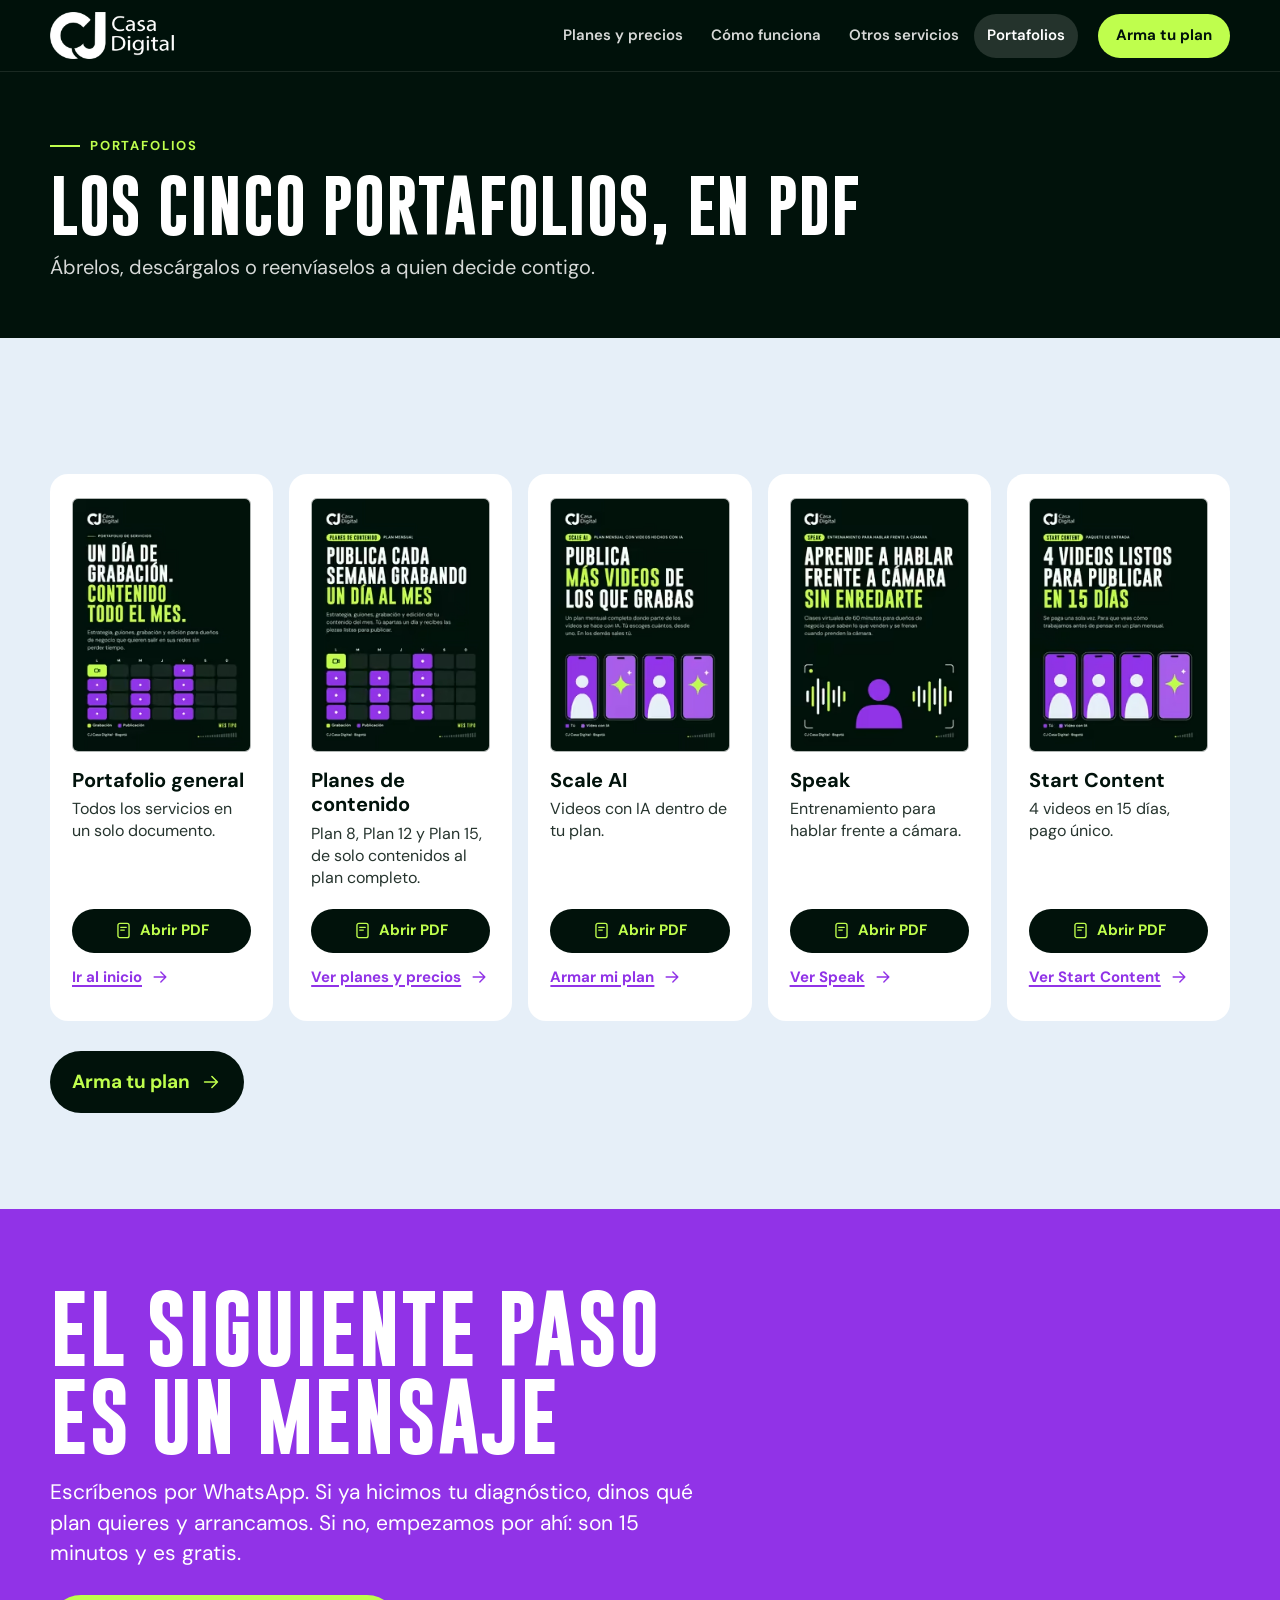
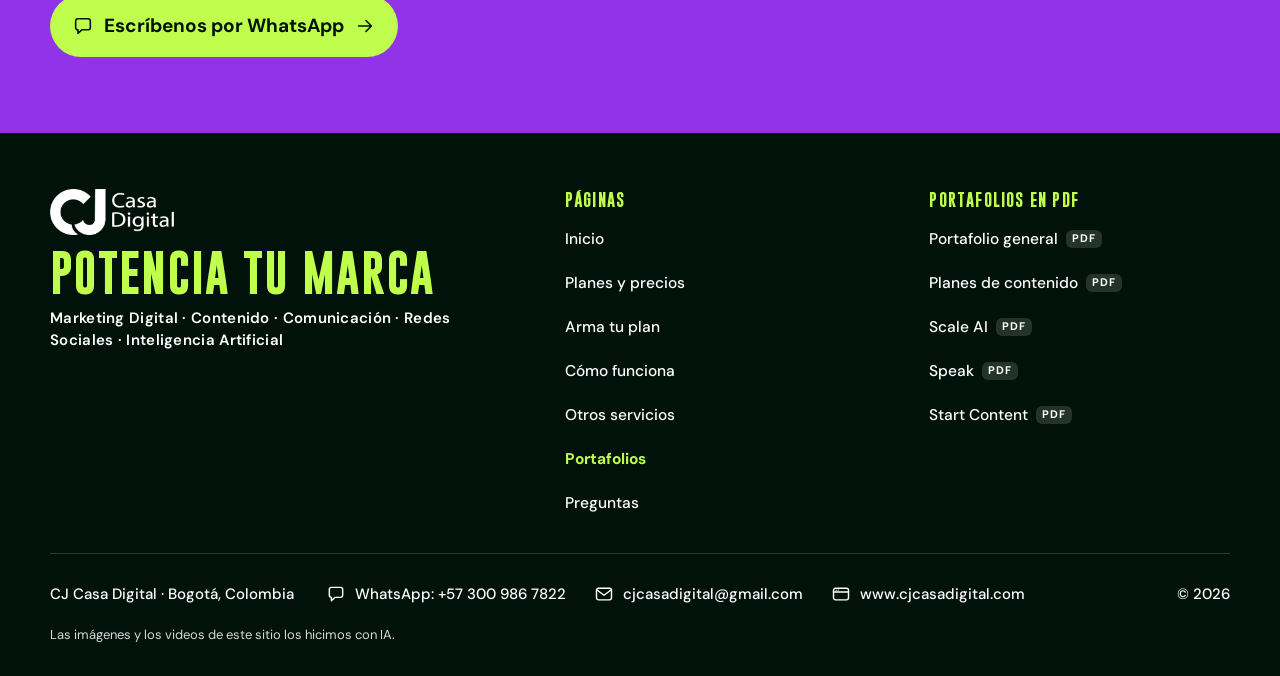
<file: portafolios/index.html>
<!doctype html>
<html lang="es-CO">
<head>
<meta charset="utf-8">
<meta name="viewport" content="width=device-width, initial-scale=1">
<title>Portafolios en PDF · CJ Casa Digital</title>
<meta name="description" content="Los cinco portafolios de CJ Casa Digital, de Bogotá, en PDF: general, planes de contenido, Scale AI, Speak y Start Content.">
<meta name="theme-color" content="#01120B">
<link rel="canonical" href="https://www.cjcasadigital.com/portafolios/">
<meta property="og:type" content="website">
<meta property="og:locale" content="es_CO">
<meta property="og:site_name" content="CJ Casa Digital">
<meta property="og:title" content="Portafolios en PDF · CJ Casa Digital">
<meta property="og:description" content="Los cinco portafolios de CJ Casa Digital, de Bogotá, en PDF: general, planes de contenido, Scale AI, Speak y Start Content.">
<meta property="og:url" content="https://www.cjcasadigital.com/portafolios/">
<meta property="og:image" content="https://www.cjcasadigital.com/assets/img/og.png">
<meta property="og:image:width" content="1200">
<meta property="og:image:height" content="630">
<meta name="twitter:card" content="summary_large_image">
<link rel="icon" href="/favicon.ico" sizes="48x48">
<link rel="icon" type="image/png" sizes="96x96" href="/assets/img/icono-96.png">
<link rel="icon" type="image/png" sizes="192x192" href="/assets/img/icono-192.png">
<link rel="apple-touch-icon" sizes="180x180" href="/assets/img/apple-touch-icon.png">
<link rel="manifest" href="/site.webmanifest">
<link rel="preload" href="/assets/fonts/gobold-700.woff2" as="font" type="font/woff2" crossorigin>
<link rel="preload" href="/assets/fonts/dm-sans-400.woff2" as="font" type="font/woff2" crossorigin>
<link rel="stylesheet" href="/assets/css/estilos.css">
<script>document.documentElement.className = "js";</script>
<script src="/assets/js/app.js" defer></script>
</head>
<body class="pag-portafolios">

<!-- ===== BLOQUE COMPARTIDO · CABECERA · Igual en todas las páginas. La fuente es index.html: se copia de ahí
     y solo cambia aria-current="page", que va en el enlace de la página actual. ===== -->
<svg class="oculto" aria-hidden="true" focusable="false">
<symbol id="i-camara" viewBox="0 0 24 24"><rect x="3" y="6.5" width="13" height="11" rx="2.5"/><path d="M16 11l5-3v8l-5-3z"/></symbol>
<symbol id="i-video" viewBox="0 0 24 24"><rect x="3" y="5" width="18" height="14" rx="3.5"/><path d="M10 9.3v5.4l4.6-2.7z"/></symbol>
<symbol id="i-carrusel" viewBox="0 0 24 24"><rect x="7" y="4.5" width="10" height="15" rx="2.5"/><path d="M3.5 8v8M20.5 8v8"/></symbol>
<symbol id="i-estatica" viewBox="0 0 24 24"><rect x="4" y="4" width="16" height="16" rx="3.5"/><circle cx="9.2" cy="9.2" r="1.6"/><path d="M4.5 16.5l4.3-4.3 3.2 3.2 2.4-2.4 5.1 5.1"/></symbol>
<symbol id="i-estrategia" viewBox="0 0 24 24"><circle cx="11.5" cy="12.5" r="8"/><circle cx="11.5" cy="12.5" r="3.6"/><path d="M11.5 12.5L19 5M16 4.6h3.4V8"/></symbol>
<symbol id="i-guion" viewBox="0 0 24 24"><path d="M7 3h7l4 4v14H7z"/><path d="M14 3v4h4M10 12h5M10 16h5"/></symbol>
<symbol id="i-voz" viewBox="0 0 24 24"><circle cx="9" cy="8" r="3.2"/><path d="M3 20c0-3.4 2.6-5.6 6-5.6s6 2.2 6 5.6M17.2 6.6a4.2 4.2 0 010 5.2M19.8 4.4a7.8 7.8 0 010 9.6"/></symbol>
<symbol id="i-edicion" viewBox="0 0 24 24"><path d="M4 7h9M17.4 7H20M4 12h3M11.4 12H20M4 17h10M18.4 17H20"/><circle cx="15.2" cy="7" r="2.1"/><circle cx="9.2" cy="12" r="2.1"/><circle cx="16.2" cy="17" r="2.1"/></symbol>
<symbol id="i-ajustes" viewBox="0 0 24 24"><path d="M19.5 9A8 8 0 005 8.2M4.5 15A8 8 0 0019 15.8M19.6 4.5V9h-4.5M4.4 19.5V15h4.5"/></symbol>
<symbol id="i-mic" viewBox="0 0 24 24"><rect x="9" y="3" width="6" height="11" rx="3"/><path d="M5.5 11a6.5 6.5 0 0013 0M12 17.5V21M9 21h6"/></symbol>
<symbol id="i-equis" viewBox="0 0 24 24"><path d="M6.5 6.5l11 11M17.5 6.5l-11 11"/></symbol>
<symbol id="i-palomita" viewBox="0 0 24 24"><path d="M5.5 12.6l4.2 4.2 8.8-9.2"/></symbol>
<symbol id="i-chat" viewBox="0 0 24 24"><path d="M4 6.5A2.5 2.5 0 016.5 4h11A2.5 2.5 0 0120 6.5v7a2.5 2.5 0 01-2.5 2.5H11l-4.5 4v-4A2.5 2.5 0 014 13.5z"/></symbol>
<symbol id="i-pauta" viewBox="0 0 24 24"><path d="M4 10v4h3l8 4.5v-13L7 10z"/><path d="M18.2 9.4a3.6 3.6 0 010 5.2M7.5 14.5V19"/></symbol>
<symbol id="i-sello" viewBox="0 0 24 24"><path d="M5 5.500h14v14H5z"/><path d="M5 9.500h14M9 3v4M15 3v4M9 14.600l2.200 2.200 4-4.200"/></symbol>
<symbol id="i-chispa" viewBox="0 0 24 24"><path d="M11 4c.5 4.2 2.8 6.5 7 7-4.2.5-6.5 2.8-7 7-.5-4.2-2.8-6.5-7-7 4.2-.5 6.5-2.8 7-7zM18.5 3v3.400M16.800 4.700h3.400"/></symbol>
<symbol id="i-pantalla" viewBox="0 0 24 24"><rect x="3" y="4" width="18" height="12.500" rx="2.500"/><path d="M8 20.500h8M12 16.500v4M10.400 8v4.600l3.800-2.300z"/></symbol>
<symbol id="i-web" viewBox="0 0 24 24"><rect x="3" y="5" width="18" height="14" rx="2.500"/><path d="M3 9.500h18M6.200 7.300h.1M8.800 7.300h.1"/></symbol>
  <symbol id="i-portada" viewBox="0 0 24 24"><rect x="5" y="3" width="14" height="18" rx="2.500"/><path d="M8.500 8h7M8.500 11.500h4.500"/></symbol>
<symbol id="i-flujo" viewBox="0 0 24 24"><circle cx="6" cy="6" r="2.300"/><circle cx="18" cy="12" r="2.300"/><circle cx="6" cy="18" r="2.300"/><path d="M8.300 6H12a3.500 3.500 0 013.500 3.500v.3M8.300 18H12a3.500 3.500 0 003.500-3.500v-.3"/></symbol>
<symbol id="i-menu" viewBox="0 0 24 24"><path d="M4 7h16M4 12h16M4 17h16"/></symbol>
<symbol id="i-calendario" viewBox="0 0 24 24"><rect x="4" y="5" width="16" height="15" rx="2.5"/><path d="M4 10h16M8.5 3v4M15.5 3v4"/></symbol>
<symbol id="i-claqueta" viewBox="0 0 24 24"><rect x="4" y="10" width="16" height="10" rx="2"/><path d="M4 10l1.2-4.4 14.6-2.2.4 3.6zM9 5l1.6 3.4M13.6 4.3l1.6 3.4"/></symbol>
<symbol id="i-mas" viewBox="0 0 24 24"><path d="M12 5v14M5 12h14"/></symbol>
<symbol id="i-menos" viewBox="0 0 24 24"><path d="M5 12h14"/></symbol>
<symbol id="i-flecha" viewBox="0 0 24 24"><path d="M5 12h14M13 6l6 6-6 6"/></symbol>
<symbol id="i-info" viewBox="0 0 24 24"><circle cx="12" cy="12" r="9"/><path d="M12 11v5.200M12 7.600v.2"/></symbol>
<symbol id="i-correo" viewBox="0 0 24 24"><rect x="3" y="5" width="18" height="14" rx="2.500"/><path d="M3.600 7.200l8.400 6.300 8.400-6.300"/></symbol>
<symbol id="i-historia" viewBox="0 0 24 24"><rect x="7" y="3" width="10" height="18" rx="3"/><circle cx="12" cy="12" r="2.4"/></symbol>
</svg>

<a class="salto" href="#principal">Saltar al contenido</a>

<header class="barra" id="barra">
  <div class="barra-in">
    <a class="marca" href="/" aria-label="CJ Casa Digital, inicio"><img src="/assets/img/logo-cj-blanco.png" width="400" height="150" alt="CJ Casa Digital"></a>
    <button type="button" class="menu-btn" id="menu-btn" aria-expanded="false" aria-controls="menu" aria-label="Abrir el menú"><svg class="ic ic-abrir" aria-hidden="true"><use href="#i-menu"/></svg><svg class="ic ic-cerrar" aria-hidden="true"><use href="#i-equis"/></svg></button>
    <noscript><a class="menu-btn" href="#mapa" aria-label="Ir al menú, al final de la página"><svg class="ic" aria-hidden="true"><use href="#i-menu"/></svg></a></noscript>
    <nav class="menu" id="menu" aria-label="Principal">
      <ul class="menu-lista">
        <li class="solo-cel"><a href="/"><b>Inicio</b><span>Qué hacemos y por dónde empezar</span></a></li>
        <li><a href="/planes/"><b>Planes y precios</b><span>Planes desde <i data-p="desde">$1.600.000</i> al mes</span></a></li>
        <li class="solo-cel"><a href="/planes/#arma-tu-plan"><b>Arma tu plan</b><span>Escoge y mira el precio</span></a></li>
        <li><a href="/como-funciona/"><b>Cómo funciona</b><span>Un día de grabación al mes</span></a></li>
        <li><a href="/otros-servicios/"><b>Otros servicios</b><span>Página web, automatización, IA y Speak</span></a></li>
        <li><a href="/portafolios/" aria-current="page"><b>Portafolios</b><span>Los cinco PDF para leer o reenviar</span></a></li>
        <li class="solo-cel"><a href="/planes/#preguntas"><b>Preguntas</b><span>Tiempo, pauta, garantía y cómo empezar</span></a></li>
      </ul>
      <div class="menu-fin">
        <a class="btn btn-acido" href="/planes/#arma-tu-plan">Arma tu plan <svg class="ic" aria-hidden="true"><use href="#i-flecha"/></svg></a>
        <a class="btn btn-linea" data-wa href="https://wa.me/573009867822?text=Hola%2C%20CJ.%20Vi%20la%20p%C3%A1gina%20y%20quiero%20mi%20diagn%C3%B3stico%20de%2015%20minutos." target="_blank" rel="noopener"><svg class="ic" aria-hidden="true"><use href="#i-chat"/></svg> Escríbenos por WhatsApp</a>
      </div>
    </nav>
    <a class="btn btn-acido btn-ch" id="barra-plan" href="/planes/#arma-tu-plan">Arma tu plan</a>
    <a class="btn btn-acido btn-ch" id="barra-wa" data-wa data-plan-wa hidden href="https://wa.me/573009867822?text=Hola%2C%20CJ.%20Vi%20la%20p%C3%A1gina%20y%20quiero%20mi%20diagn%C3%B3stico%20de%2015%20minutos." target="_blank" rel="noopener"><svg class="ic" aria-hidden="true"><use href="#i-chat"/></svg> WhatsApp</a>
  </div>
</header>
<!-- ===== FIN DEL BLOQUE COMPARTIDO · CABECERA ===== -->

<main id="principal">

<section class="sec sec-cab t-oscuro" id="cabecera">
  <div class="caja">
    <p class="etq"><span class="raya"></span>Portafolios</p>
    <h1 class="tit t-h2">Los cinco portafolios, en PDF</h1>
    <p class="sub">Ábrelos, descárgalos o reenvíaselos a quien decide contigo.</p>
  </div>
</section>

<section class="sec sec-m t-claro" id="lista">
  <div class="caja">
    <ul class="servs portas">
      <li class="serv porta rev" id="portafolio-general">
        <picture class="porta-img">
          <source type="image/avif" srcset="/assets/img/portadas/cj-portafolio-general-220-v1.avif 220w, /assets/img/portadas/cj-portafolio-general-400-v1.avif 400w, /assets/img/portadas/cj-portafolio-general-640-v1.avif 640w" sizes="(min-width: 1200px) 191px, 96px">
          <source type="image/webp" srcset="/assets/img/portadas/cj-portafolio-general-220-v1.webp 220w, /assets/img/portadas/cj-portafolio-general-400-v1.webp 400w, /assets/img/portadas/cj-portafolio-general-640-v1.webp 640w" sizes="(min-width: 1200px) 191px, 96px">
          <img src="/assets/img/portadas/cj-portafolio-general-400-v1.jpg" alt="Portada del PDF Portafolio general" width="640" height="906" decoding="async">
        </picture>
        <h2>Portafolio general</h2>
        <p>Todos los servicios en un solo documento.</p>
        <a class="btn btn-oscuro btn-ch" href="/portafolios/cj-portafolio-general.pdf" target="_blank" rel="noopener"><svg class="ic" aria-hidden="true"><use href="#i-portada"/></svg> Abrir PDF<span class="sr">: Portafolio general</span></a>
        <a class="enlace-ir" href="/">Ir al inicio <svg class="ic" aria-hidden="true"><use href="#i-flecha"/></svg></a>
      </li>
      <li class="serv porta rev" id="planes-de-contenido">
        <picture class="porta-img">
          <source type="image/avif" srcset="/assets/img/portadas/cj-planes-de-contenido-220-v1.avif 220w, /assets/img/portadas/cj-planes-de-contenido-400-v1.avif 400w, /assets/img/portadas/cj-planes-de-contenido-640-v1.avif 640w" sizes="(min-width: 1200px) 191px, 96px">
          <source type="image/webp" srcset="/assets/img/portadas/cj-planes-de-contenido-220-v1.webp 220w, /assets/img/portadas/cj-planes-de-contenido-400-v1.webp 400w, /assets/img/portadas/cj-planes-de-contenido-640-v1.webp 640w" sizes="(min-width: 1200px) 191px, 96px">
          <img src="/assets/img/portadas/cj-planes-de-contenido-400-v1.jpg" alt="Portada del PDF Planes de contenido" width="640" height="906" decoding="async">
        </picture>
        <h2>Planes de contenido</h2>
        <p>Plan 8, Plan 12 y Plan 15, de solo contenidos al plan completo.</p>
        <a class="btn btn-oscuro btn-ch" href="/portafolios/cj-planes-de-contenido.pdf" target="_blank" rel="noopener"><svg class="ic" aria-hidden="true"><use href="#i-portada"/></svg> Abrir PDF<span class="sr">: Planes de contenido</span></a>
        <a class="enlace-ir" href="/planes/">Ver planes y precios <svg class="ic" aria-hidden="true"><use href="#i-flecha"/></svg></a>
      </li>
      <li class="serv porta rev" id="scale-ai">
        <picture class="porta-img">
          <source type="image/avif" srcset="/assets/img/portadas/cj-scale-ai-220-v1.avif 220w, /assets/img/portadas/cj-scale-ai-400-v1.avif 400w, /assets/img/portadas/cj-scale-ai-640-v1.avif 640w" sizes="(min-width: 1200px) 191px, 96px">
          <source type="image/webp" srcset="/assets/img/portadas/cj-scale-ai-220-v1.webp 220w, /assets/img/portadas/cj-scale-ai-400-v1.webp 400w, /assets/img/portadas/cj-scale-ai-640-v1.webp 640w" sizes="(min-width: 1200px) 191px, 96px">
          <img src="/assets/img/portadas/cj-scale-ai-400-v1.jpg" alt="Portada del PDF Scale AI" width="640" height="906" decoding="async">
        </picture>
        <h2>Scale AI</h2>
        <p>Videos con IA dentro de tu plan.</p>
        <a class="btn btn-oscuro btn-ch" href="/portafolios/cj-scale-ai.pdf" target="_blank" rel="noopener"><svg class="ic" aria-hidden="true"><use href="#i-portada"/></svg> Abrir PDF<span class="sr">: Scale AI</span></a>
        <a class="enlace-ir" href="/planes/#arma-tu-plan">Armar mi plan <svg class="ic" aria-hidden="true"><use href="#i-flecha"/></svg></a>
      </li>
      <li class="serv porta rev" id="speak">
        <picture class="porta-img">
          <source type="image/avif" srcset="/assets/img/portadas/cj-speak-220-v1.avif 220w, /assets/img/portadas/cj-speak-400-v1.avif 400w, /assets/img/portadas/cj-speak-640-v1.avif 640w" sizes="(min-width: 1200px) 191px, 96px">
          <source type="image/webp" srcset="/assets/img/portadas/cj-speak-220-v1.webp 220w, /assets/img/portadas/cj-speak-400-v1.webp 400w, /assets/img/portadas/cj-speak-640-v1.webp 640w" sizes="(min-width: 1200px) 191px, 96px">
          <img src="/assets/img/portadas/cj-speak-400-v1.jpg" alt="Portada del PDF Speak" width="640" height="906" loading="lazy" decoding="async">
        </picture>
        <h2>Speak</h2>
        <p>Entrenamiento para hablar frente a cámara.</p>
        <a class="btn btn-oscuro btn-ch" href="/portafolios/cj-speak.pdf" target="_blank" rel="noopener"><svg class="ic" aria-hidden="true"><use href="#i-portada"/></svg> Abrir PDF<span class="sr">: Speak</span></a>
        <a class="enlace-ir" href="/otros-servicios/#speak">Ver Speak <svg class="ic" aria-hidden="true"><use href="#i-flecha"/></svg></a>
      </li>
      <li class="serv porta rev" id="start-content">
        <picture class="porta-img">
          <source type="image/avif" srcset="/assets/img/portadas/cj-start-content-220-v1.avif 220w, /assets/img/portadas/cj-start-content-400-v1.avif 400w, /assets/img/portadas/cj-start-content-640-v1.avif 640w" sizes="(min-width: 1200px) 191px, 96px">
          <source type="image/webp" srcset="/assets/img/portadas/cj-start-content-220-v1.webp 220w, /assets/img/portadas/cj-start-content-400-v1.webp 400w, /assets/img/portadas/cj-start-content-640-v1.webp 640w" sizes="(min-width: 1200px) 191px, 96px">
          <img src="/assets/img/portadas/cj-start-content-400-v1.jpg" alt="Portada del PDF Start Content" width="640" height="906" loading="lazy" decoding="async">
        </picture>
        <h2>Start Content</h2>
        <p>4 videos en 15 días, pago único.</p>
        <a class="btn btn-oscuro btn-ch" href="/portafolios/cj-start-content.pdf" target="_blank" rel="noopener"><svg class="ic" aria-hidden="true"><use href="#i-portada"/></svg> Abrir PDF<span class="sr">: Start Content</span></a>
        <a class="enlace-ir" href="/planes/#start-content">Ver Start Content <svg class="ic" aria-hidden="true"><use href="#i-flecha"/></svg></a>
      </li>
    </ul>
    <div class="sig rev">
      <a class="btn btn-oscuro btn-g" href="/planes/#arma-tu-plan">Arma tu plan <svg class="ic" aria-hidden="true"><use href="#i-flecha"/></svg></a>
    </div>
  </div>
</section>

<!-- ===== BLOQUE COMPARTIDO · CIERRE · Igual en todas las páginas. La fuente es index.html. ===== -->
<section class="sec sec-m t-morado cierre" id="cierre">
  <div class="caja">
    <h2 class="tit t-h2 t-h2g rev">El siguiente paso es un mensaje</h2>
    <p class="cuerpo cuerpo-g rev">Escríbenos por WhatsApp. Si ya hicimos tu diagnóstico, dinos qué plan quieres y arrancamos. Si no, empezamos por ahí: son 15 minutos y es gratis.</p>
    <a class="btn btn-acido btn-g rev" data-wa href="https://wa.me/573009867822?text=Hola%2C%20CJ.%20Vi%20la%20p%C3%A1gina%20y%20quiero%20mi%20diagn%C3%B3stico%20de%2015%20minutos." target="_blank" rel="noopener"><svg class="ic" aria-hidden="true"><use href="#i-chat"/></svg> Escríbenos por WhatsApp <svg class="ic" aria-hidden="true"><use href="#i-flecha"/></svg></a>
  </div>
</section>
<!-- ===== FIN DEL BLOQUE COMPARTIDO · CIERRE ===== -->

</main>

<!-- ===== BLOQUE COMPARTIDO · PIE · Igual en todas las páginas. La fuente es index.html: se copia de ahí
     y solo cambia aria-current="page". ===== -->
<footer class="pie t-oscuro" id="mapa">
  <div class="caja">
    <div class="pie-red">
      <div class="pie-marca">
        <a class="marca" href="/" aria-label="CJ Casa Digital, inicio"><img src="/assets/img/logo-cj-blanco.png" width="400" height="150" alt="CJ Casa Digital" loading="lazy"></a>
        <p class="lema">Potencia tu marca</p>
        <p class="servicios">Marketing Digital · Contenido · Comunicación · Redes Sociales · Inteligencia Artificial</p>
      </div>
      <nav class="pie-col" aria-labelledby="pie-paginas">
        <h2 class="grupo" id="pie-paginas">Páginas</h2>
        <ul>
          <li><a href="/">Inicio</a></li>
          <li><a href="/planes/">Planes y precios</a></li>
          <li><a href="/planes/#arma-tu-plan">Arma tu plan</a></li>
          <li><a href="/como-funciona/">Cómo funciona</a></li>
          <li><a href="/otros-servicios/">Otros servicios</a></li>
          <li><a href="/portafolios/" aria-current="page">Portafolios</a></li>
          <li><a href="/planes/#preguntas">Preguntas</a></li>
        </ul>
      </nav>
      <nav class="pie-col" aria-labelledby="pie-pdf">
        <h2 class="grupo" id="pie-pdf">Portafolios en PDF</h2>
        <ul>
          <li><a href="/portafolios/cj-portafolio-general.pdf" target="_blank" rel="noopener">Portafolio general <small>PDF</small></a></li>
          <li><a href="/portafolios/cj-planes-de-contenido.pdf" target="_blank" rel="noopener">Planes de contenido <small>PDF</small></a></li>
          <li><a href="/portafolios/cj-scale-ai.pdf" target="_blank" rel="noopener">Scale AI <small>PDF</small></a></li>
          <li><a href="/portafolios/cj-speak.pdf" target="_blank" rel="noopener">Speak <small>PDF</small></a></li>
          <li><a href="/portafolios/cj-start-content.pdf" target="_blank" rel="noopener">Start Content <small>PDF</small></a></li>
        </ul>
      </nav>
    </div>
    <div class="pie-datos">
      <p>CJ Casa Digital · Bogotá, Colombia</p>
      <ul>
        <li><a data-wa href="https://wa.me/573009867822?text=Hola%2C%20CJ.%20Vi%20la%20p%C3%A1gina%20y%20quiero%20mi%20diagn%C3%B3stico%20de%2015%20minutos." target="_blank" rel="noopener"><svg class="ic" aria-hidden="true"><use href="#i-chat"/></svg>WhatsApp: +57 300 986 7822</a></li>
        <li><a href="mailto:cjcasadigital@gmail.com"><svg class="ic" aria-hidden="true"><use href="#i-correo"/></svg>cjcasadigital@gmail.com</a></li>
        <li><a href="https://www.cjcasadigital.com/"><svg class="ic" aria-hidden="true"><use href="#i-web"/></svg>www.cjcasadigital.com</a></li>
      </ul>
      <!-- PENDIENTE: razón social, NIT, política de tratamiento de datos y términos -->
      <p>© 2026</p>
    </div>
    <p class="pie-ia">Las imágenes y los videos de este sitio los hicimos con IA.</p>
  </div>
</footer>
<!-- ===== FIN DEL BLOQUE COMPARTIDO · PIE ===== -->

<!-- Fijo abajo en celular: WhatsApp. En Planes y precios no va: ahí está la barra del plan armado. -->
<a class="wa-flota" id="wa-flota" data-wa href="https://wa.me/573009867822?text=Hola%2C%20CJ.%20Vi%20la%20p%C3%A1gina%20y%20quiero%20mi%20diagn%C3%B3stico%20de%2015%20minutos." target="_blank" rel="noopener" aria-label="Escríbenos por WhatsApp"><svg class="ic" aria-hidden="true"><use href="#i-chat"/></svg><span aria-hidden="true">WhatsApp</span></a>

</body>
</html>
</file>
<file: assets/css/estilos.css>
/* CJ Casa Digital · sitio (inicio, planes, cómo funciona, otros servicios, portafolios y 404)
   Paleta y tipografías del manual de marca: Gobold en títulos y cifras, DM Sans en cuerpo,
   DM Serif Display Italic en frases destacadas, íconos lineales y fondos que cambian por sección.
   Celular primero. */

@font-face { font-family: "Gobold"; src: url("../fonts/gobold-700.woff2") format("woff2"); font-weight: 700; font-style: normal; font-display: swap; }
@font-face { font-family: "DM Sans"; src: url("../fonts/dm-sans-400.woff2") format("woff2"); font-weight: 400; font-style: normal; font-display: swap; }
@font-face { font-family: "DM Sans"; src: url("../fonts/dm-sans-500.woff2") format("woff2"); font-weight: 500; font-style: normal; font-display: swap; }
@font-face { font-family: "DM Sans"; src: url("../fonts/dm-sans-600.woff2") format("woff2"); font-weight: 600; font-style: normal; font-display: swap; }
@font-face { font-family: "DM Sans"; src: url("../fonts/dm-sans-700.woff2") format("woff2"); font-weight: 700; font-style: normal; font-display: swap; }
@font-face { font-family: "DM Serif Display"; src: url("../fonts/dm-serif-display-italic.woff2") format("woff2"); font-weight: 400; font-style: italic; font-display: swap; }

:root {
  --verde: #01120B;
  --negro: #000000;
  --morado: #9133E7;
  --morado2: #A75CEB;
  --acido: #BFFE4D;
  --claro: #E6EFF8;
  --blanco: #FFFFFF;
  --titulos: "Gobold", "Arial Narrow", "Roboto Condensed", Impact, sans-serif;
  --texto: "DM Sans", system-ui, -apple-system, "Segoe UI", Roboto, Arial, sans-serif;
  --serif: "DM Serif Display", Georgia, "Times New Roman", serif;
  --barra: 64px;
}

* { box-sizing: border-box; margin: 0; padding: 0; }
html { -webkit-text-size-adjust: 100%; text-size-adjust: 100%; scroll-behavior: smooth; scroll-padding-top: calc(var(--barra) + 12px); scroll-padding-bottom: 92px; background: var(--verde); }
html:has(.pestanas) { scroll-padding-top: calc(var(--barra) + 66px); }   /* en Planes y precios, las pestañas también quedan pegadas arriba */
body { font-family: var(--texto); font-size: 17px; line-height: 1.5; font-weight: 400; color: #fff; background: var(--verde);
       -webkit-font-smoothing: antialiased; -moz-osx-font-smoothing: grayscale; }
ul, ol { list-style: none; }
a { color: inherit; }
b, strong { font-weight: 700; }
img, svg { display: block; max-width: 100%; }
button, input { font: inherit; color: inherit; }
button { cursor: pointer; }
fieldset { border: 0; min-width: 0; }
h1, h2, h3 { font-weight: 700; }

.oculto { position: absolute; width: 0; height: 0; overflow: hidden; }
.sr { position: absolute; width: 1px; height: 1px; margin: -1px; padding: 0; overflow: hidden; clip: rect(0 0 0 0); clip-path: inset(50%); white-space: nowrap; border: 0; }
.salto { position: absolute; left: 12px; top: 8px; z-index: 100; transform: translateY(-400%); background: var(--acido); color: var(--verde); font-weight: 700; padding: 12px 18px; border-radius: 99px; text-decoration: none; }
.salto:focus { transform: none; }

:focus-visible { outline: 3px solid var(--foco, var(--acido)); outline-offset: 3px; }

/* ---------- Temas: cada cambio de fondo es un golpe ---------- */
.t-oscuro { --bg: var(--verde); --fg: #fff; --fg2: rgba(255,255,255,.84); --ac: var(--acido); --ac2: var(--morado2);
            --panel: rgba(255,255,255,.06); --linea: rgba(255,255,255,.17); --res-bg: var(--acido); --res-fg: var(--verde);
            --vacio: rgba(255,255,255,.09); --foco: var(--acido); }
.t-negro  { --bg: var(--negro); --fg: #fff; --fg2: rgba(255,255,255,.84); --ac: var(--acido); --ac2: var(--morado2);
            --panel: rgba(255,255,255,.085); --linea: rgba(255,255,255,.2); --res-bg: var(--acido); --res-fg: var(--verde);
            --vacio: rgba(255,255,255,.1); --foco: var(--acido); }
.t-claro  { --bg: var(--claro); --fg: var(--verde); --fg2: rgba(1,18,11,.86); --ac: var(--morado); --ac2: var(--morado);
            --panel: #fff; --linea: rgba(1,18,11,.16); --res-bg: var(--verde); --res-fg: var(--acido);
            --vacio: rgba(1,18,11,.09); --foco: var(--morado); }
.t-morado { --bg: var(--morado); --fg: #fff; --fg2: #fff; --ac: var(--acido); --ac2: var(--acido);
            --panel: rgba(1,18,11,.22); --linea: rgba(255,255,255,.4); --res-bg: var(--acido); --res-fg: var(--verde);
            --vacio: rgba(1,18,11,.22); --foco: #fff; }

.sec { background: var(--bg); color: var(--fg); padding: 72px 0; position: relative; }
.caja { width: min(100% - 40px, 1180px); margin-inline: auto; }

/* ---------- Tipografía ---------- */
.tit { font-family: var(--titulos); font-weight: 700; text-transform: uppercase; line-height: 1.19; letter-spacing: .012em; text-wrap: balance; }
.tit em { font-style: normal; color: var(--ac); }
.t-h1 { font-size: min(15vw, 4.5rem); line-height: 1.19; }
.t-h1 span, .t-h1 em { display: block; }
.t-h2 { font-size: clamp(2.5rem, 11vw, 3.5rem); }
.t-h2g { font-size: clamp(3rem, 13.2vw, 4rem); line-height: 1.15; }


.sub { font-size: 1.125rem; line-height: 1.45; color: var(--fg2); text-wrap: pretty; }
.cuerpo { font-size: 1.0625rem; line-height: 1.5; color: var(--fg2); text-wrap: pretty; }
.cuerpo-g { font-size: 1.1875rem; line-height: 1.45; }
.dest { font-family: var(--serif); font-style: italic; font-weight: 400; font-size: clamp(1.9rem, 8.2vw, 2.6rem); line-height: 1.14; text-wrap: balance; font-variant-numeric: lining-nums; }
.dest-ac { color: var(--ac); }
.nota { display: flex; gap: 8px; align-items: flex-start; font-size: .875rem; line-height: 1.4; color: var(--fg2); }
.nota .ic { width: 18px; height: 18px; color: var(--ac); margin-top: 1px; }

.ic { width: 24px; height: 24px; flex: none; fill: none; stroke: currentColor; stroke-width: 1.7; stroke-linecap: round; stroke-linejoin: round; }

/* ---------- Botones ---------- */
.btn { display: inline-flex; align-items: center; justify-content: center; gap: 10px; min-height: 54px; padding: 0 26px; border: 0; border-radius: 99px;
       font-family: var(--texto); font-weight: 700; font-size: 1.0625rem; line-height: 1.15; text-decoration: none; text-align: center; cursor: pointer;
       transition: transform .18s ease, background-color .18s ease, color .18s ease, border-color .18s ease; }
.btn .ic { width: 22px; height: 22px; transition: transform .18s ease; }
.btn:hover { transform: translateY(-2px); }
.btn:hover .ic:last-child:not(:first-child) { transform: translateX(3px); }
.btn:active { transform: translateY(0); }
.btn-acido { background: var(--acido); color: var(--verde); }
.btn-acido:hover { box-shadow: 0 0 0 4px rgba(191,254,77,.28); }
.btn-oscuro { background: var(--verde); color: var(--acido); }
.btn-oscuro:hover { box-shadow: 0 0 0 4px rgba(1,18,11,.22); }
.btn-linea { background: transparent; color: var(--fg); box-shadow: inset 0 0 0 1.5px rgba(255,255,255,.45); }
.btn-linea:hover { box-shadow: inset 0 0 0 1.5px #fff; }
.btn-borde { background: transparent; color: var(--verde); box-shadow: inset 0 0 0 1.5px rgba(1,18,11,.5); }
.btn-borde:hover { box-shadow: inset 0 0 0 2px var(--verde); }
.btn-ch { min-height: 44px; padding: 0 18px; font-size: .9375rem; }
.btn-g { min-height: 62px; padding: 0 22px; font-size: clamp(1rem, 4.5vw, 1.1875rem); white-space: nowrap; }
.btn-ancho { width: 100%; }

/* ---------- 1 · Barra superior ---------- */
.barra { position: fixed; inset: 0 0 auto 0; z-index: 50; height: var(--barra); background: rgba(1,18,11,.9);
         -webkit-backdrop-filter: blur(12px); backdrop-filter: blur(12px); border-bottom: 1px solid rgba(255,255,255,.1); }
.barra-in { width: min(100% - 32px, 1180px); height: 100%; margin-inline: auto; display: flex; align-items: center; justify-content: space-between; gap: 8px; }
/* Logo oficial horizontal: el dibujo mide 104 px de ancho o más (mínimo del manual: 100 px) y nada invade su zona segura */
.marca { display: flex; align-items: center; min-height: 44px; flex: none; margin-right: auto; padding: 0 9px 0 0; }
.marca img { width: 104px; height: auto; }
.barra [hidden] { display: none; }

/* ---------- 2 · Inicio ---------- */
.inicio { padding-top: calc(var(--barra) + 34px); padding-bottom: 56px; }
.inicio-red { display: flex; flex-direction: column; }
.inicio-txt { order: 1; }
.buscas { order: 2; margin-top: 36px; }   /* en celular, los atajos van antes del calendario */
.inicio .cal { order: 3; }
.etq { display: flex; align-items: center; gap: 10px; margin-bottom: 14px; font-size: .8125rem; font-weight: 700; letter-spacing: .14em; text-transform: uppercase; color: var(--acido); }
.etq .raya { width: 30px; height: 2px; background: currentColor; }
.inicio .sub { margin-top: 16px; max-width: 33em; }
.desde { margin-top: 20px; font-size: 1rem; font-weight: 600; display: flex; align-items: baseline; flex-wrap: wrap; gap: 0 9px; }
.desde strong { font-family: var(--titulos); font-size: clamp(1.7rem, 8vw, 2.125rem); letter-spacing: .01em; line-height: 1.1; color: var(--blanco); }
.desde-2 { font-size: .9375rem; font-weight: 500; color: var(--fg2); margin-top: 2px; }
.desde-2 b { color: var(--blanco); }
.acciones { display: flex; flex-direction: column; gap: 12px; margin-top: 20px; }

.cal { margin-top: 40px; }
.cal-dias { display: grid; grid-template-columns: repeat(7, 1fr); gap: 4px; margin-bottom: 8px; text-align: center; font-size: .75rem; font-weight: 700; }
.cal-red { display: grid; grid-template-columns: repeat(7, 1fr); gap: 4px; }
.cal-red i, .cal-red button { height: 46px; border-radius: 9px; background: var(--vacio); display: flex; align-items: center; justify-content: center; }
.cal-red .g { background: var(--acido); color: var(--verde); }
.cal-red .g .ic { width: 22px; height: 22px; stroke-width: 2; }
.cal-red .p { background: var(--morado); }
.cal-red .p::after { content: ""; width: 8px; height: 8px; border-radius: 50%; background: #fff; }
/* El calendario se va encendiendo: primero el día de grabación, después cada publicación */
.cal-red .g, .cal-red .p { transition: background-color .4s ease, transform .4s cubic-bezier(.2,.9,.3,1.3); transition-delay: calc(var(--n) * 120ms + 200ms); }
.cal-red .g .ic, .cal-red .p::after { transition: opacity .3s ease; transition-delay: calc(var(--n) * 120ms + 320ms); }
.js .cal:not(.on) .g, .js .cal:not(.on) .p { background: var(--vacio); transform: scale(.86); }
.js .cal:not(.on) .g .ic, .js .cal:not(.on) .p::after { opacity: 0; }

/* Con JavaScript cada día es un botón: se toca para marcar o quitar un día de publicación */
.cal-pista { display: flex; align-items: center; gap: 8px; margin-bottom: 12px; font-size: .9375rem; font-weight: 600; line-height: 1.3; }
.cal-pista .ic { width: 20px; height: 20px; padding: 2px; border-radius: 50%; background: var(--acido); color: var(--verde); stroke-width: 2.6; }
.cal-pista[hidden], .cal-pie[hidden] { display: none; }
.cal-red button { border: 0; padding: 0; color: inherit; cursor: pointer; touch-action: manipulation; -webkit-tap-highlight-color: transparent; }
@media (hover: hover) {   /* solo con mouse: en pantallas táctiles el "hover" se queda pegado después de tocar */
  .cal-red button:hover { background: rgba(255,255,255,.22); }
  .cal-red button.p:hover { background: var(--morado2); }
  .cal-red button.g:hover { background: var(--acido); box-shadow: 0 0 0 3px rgba(191,254,77,.3); }
}
.cal-red button:active { transform: scale(.9); }
.cal-red button:focus-visible { outline: 3px solid var(--acido); outline-offset: 2px; }
.cal-red button.g:focus-visible { outline-color: #fff; }
.cal.despierta .cal-red button, .cal.despierta .cal-red button::after, .cal.despierta .cal-red button .ic { transition-duration: .14s; transition-delay: 0s; }
.cal-pie { display: grid; grid-template-columns: minmax(0, 1fr) auto; align-items: center; gap: 6px 12px; margin-top: 14px; }
.cal-cuenta { display: flex; flex-direction: column; font-size: .9375rem; line-height: 1.3; }
.cal-cuenta > span { font-size: .875rem; color: var(--fg2); }
.cal-cuenta #cal-precio { color: var(--acido); }
.cal-aviso { grid-column: 1 / -1; min-height: 1.4em; font-size: .8125rem; font-weight: 600; line-height: 1.4; color: var(--acido); }
.cal-pie .btn { white-space: nowrap; padding: 0 16px; gap: 8px; }
.cal-pie .btn .ic { width: 20px; height: 20px; }
.cal.tocado .cal-pie .btn { background: var(--acido); color: var(--verde); box-shadow: none; }
@media (max-width: 374px) { .cal-dias, .cal-red { gap: 2px; } }

.leyenda { display: flex; align-items: center; gap: 18px; margin-top: 12px; font-size: .8125rem; font-weight: 600; letter-spacing: .03em; }
.leyenda span { display: inline-flex; align-items: center; gap: 7px; }
.leyenda i { width: 13px; height: 13px; border-radius: 4px; }
.leyenda .l-g { background: var(--acido); }
.leyenda .l-p { background: var(--morado); }
.leyenda .l-n { background: var(--fg); }
.leyenda .tipo { margin-left: auto; font-family: var(--titulos); font-size: 14px; letter-spacing: .1em; text-transform: uppercase; color: var(--ac); }

/* ---------- 3 · El problema ---------- */
.cita-g { font-family: var(--serif); font-style: italic; font-size: clamp(2.2rem, 9.8vw, 3.4rem); line-height: 1.08; color: var(--ac); margin: 22px 0 26px; text-wrap: balance; }
.citas li { font-family: var(--serif); font-style: italic; font-size: 1.5rem; line-height: 1.2; padding: 16px 0; border-top: 1.5px solid var(--linea); text-wrap: balance; }
.citas li:last-child { border-bottom: 1.5px solid var(--linea); }
.rachas-fila { margin-top: 26px; display: grid; gap: 24px; }
.rachas .cal-dias { gap: 4px; margin-bottom: 6px; font-size: .6875rem; }
.rachas-red { display: grid; grid-template-columns: repeat(7, 1fr); gap: 4px; }
.rachas-red i { height: 22px; border-radius: 5px; background: var(--vacio); }
.rachas-red .p { background: var(--fg); }
.rachas .leyenda { margin-top: 9px; }

/* ---------- 4 · El giro ---------- */
.giro-red .cuerpo { margin-top: 18px; max-width: 34em; }
.giro-graf { display: flex; align-items: flex-end; gap: 16px; margin-top: 38px; }
.giro-tel { display: flex; align-items: flex-end; gap: 10px; flex: none; }
.tel { width: 100%; height: auto; }
.giro-tel .tel-logo { width: min(19vw, 112px); opacity: .6; }
.giro-tel .tel-persona { width: min(28vw, 164px); }
.dest-g { color: var(--acido); font-size: clamp(1.6rem, 7.2vw, 2.9rem); flex: 1; min-width: 0; }

/* ---------- 5 · Pasos ---------- */
.dest-ac + .cuerpo { margin-top: 12px; }
#como .dest { margin-top: 20px; }
.pasos { margin-top: 30px; }
.pasos li { display: grid; grid-template-columns: 40px 1fr 24px; align-items: center; gap: 6px; padding: 17px 12px; border-top: 1.5px solid var(--linea); font-size: 1.0625rem; line-height: 1.3; }
.pasos li:last-child { border-bottom: 1.5px solid var(--linea); }
.pasos .n { font-family: var(--titulos); font-size: 2.125rem; line-height: 1; color: var(--ac2); }
.pasos .ic { color: var(--ac2); }
.pasos li.res { background: var(--res-bg); color: var(--res-fg); border-radius: 14px; border-color: transparent; padding-top: 21px; padding-bottom: 21px; }
.pasos li.res + li { border-top-color: transparent; }
.pasos li.res .n, .pasos li.res .ic { color: var(--res-fg); }

/* ---------- 6 · Teléfonos ---------- */

/* ---------- 7 · Arma tu plan ---------- */
.cot-cab { max-width: 760px; margin-bottom: 28px; }
.cot-cab .cuerpo { margin-top: 14px; }
.cot { display: grid; gap: 14px; }
.cot-controles { display: grid; gap: 14px; min-width: 0; }
.bloque { background: var(--panel); border-radius: 22px; padding: 22px 16px; min-width: 0; }
.bloque-tit { display: flex; align-items: center; gap: 12px; font-family: var(--titulos); font-size: 1.5rem; line-height: 1.15; letter-spacing: .03em; text-transform: uppercase; }
.bloque-tit .n { flex: none; width: 32px; height: 32px; border-radius: 50%; background: var(--acido); color: var(--verde); display: flex; align-items: center; justify-content: center; font-size: 17px; letter-spacing: 0; line-height: 1; padding-top: 1px; }
.bloque-sub { font-size: .9375rem; line-height: 1.4; color: var(--fg2); margin-top: 8px; }

.atajos { display: grid; grid-template-columns: repeat(3, minmax(0, 1fr)); gap: 3px; margin-top: 16px; padding: 3px; border-radius: 99px; background: var(--vacio); }
.atajo { min-height: 44px; padding: 0 4px; border-radius: 99px; border: 1.5px solid transparent; background: transparent; color: var(--fg2);
         font-size: clamp(.8125rem, 3.7vw, .9375rem); font-weight: 600; white-space: nowrap; transition: background-color .2s ease, color .2s ease, border-color .2s ease; }
.atajo:hover { color: #fff; }
.atajo[aria-pressed="true"] { background: rgba(255,255,255,.14); border-color: rgba(255,255,255,.5); color: #fff; }
.bloque > .nota { margin-top: 12px; }

.contadores { margin-top: 16px; border-top: 1.5px solid var(--linea); }
.contador { display: grid; grid-template-columns: auto minmax(0, 1fr) auto; align-items: center; gap: 10px; padding: 11px 0; border-bottom: 1.5px solid var(--linea); }
.contador-n { font-size: 1.0625rem; font-weight: 600; }
.ficha-t { width: 36px; height: 36px; border-radius: 9.5px; display: flex; align-items: center; justify-content: center; flex: none; }
.ficha-t .ic { width: 22px; height: 22px; stroke-width: 2; }
.ficha-t.v { background: var(--morado); color: #fff; }
.ficha-t.c { background: var(--acido); color: var(--verde); }
.ficha-t.e { background: #fff; color: var(--verde); }
.paso-a-paso { display: inline-flex; align-items: center; gap: 3px; }
.pp { width: 44px; height: 44px; border-radius: 50%; border: 1.5px solid rgba(255,255,255,.4); background: transparent; color: var(--fg);
      display: flex; align-items: center; justify-content: center; transition: background-color .15s ease, border-color .15s ease, opacity .15s ease; }
.pp:hover:not(:disabled) { background: rgba(255,255,255,.1); border-color: #fff; }
.pp:active:not(:disabled) { background: var(--acido); border-color: var(--acido); color: var(--verde); }
.pp:disabled { opacity: .28; cursor: not-allowed; }
.pp .ic { width: 20px; height: 20px; stroke-width: 2.2; }
.pp-v { font-family: var(--titulos); font-size: 1.875rem; line-height: 1; min-width: 40px; text-align: center; }

.ficha-t.ia { background: var(--morado2); color: var(--acido); }
.ia-fila { padding: 14px 0; border-bottom: 1.5px solid var(--linea); }
.ia-q { display: flex; align-items: center; gap: 10px; font-size: 1.0625rem; font-weight: 600; line-height: 1.25; }
.ia-linea { display: grid; grid-template-columns: minmax(0, 1fr) auto; align-items: center; gap: 12px; margin-top: 8px; }
.ia-nota { font-size: .875rem; line-height: 1.4; color: var(--fg2); }
.ia-fila .aviso { padding: 8px 0 0; }
.ia-fila.no .ia-q, .ia-fila.no .ia-linea { opacity: .42; }
.fichas-ley { display: flex; align-items: center; gap: 8px; margin-top: 10px; font-size: .8125rem; font-weight: 600; }
.fichas-ley[hidden] { display: none; }
.fichas-ley .ficha-t { width: 22px; height: 22px; border-radius: 6px; }
.fichas-ley .ficha-t .ic { width: 14px; height: 14px; }
.mezcla { margin-top: 18px; }
.mezcla-fichas { display: flex; flex-wrap: wrap; gap: 6px; min-height: 34px; }
.mezcla-fichas .ficha-t { width: 34px; height: 34px; }
.mezcla-fichas .ficha-t.nueva { animation: aparece .28s cubic-bezier(.2,.9,.3,1.4) both; }
@keyframes aparece { from { transform: scale(.4); opacity: 0; } to { transform: none; opacity: 1; } }
.mezcla-pie { font-size: .9375rem; margin-top: 12px; }
.limite { font-size: .875rem; line-height: 1.4; color: var(--fg2); margin-top: 4px; }
.limite.tope { color: var(--acido); }

/* "Quiero el plan completo": marca de una vez estrategia, una red y pauta básica */
.completo { display: grid; gap: 12px; margin-top: 16px; padding: 16px 14px; border-radius: 16px; border: 1.5px solid var(--acido); background: rgba(191,254,77,.08); transition: background-color .25s ease; }
.completo.listo { background: rgba(191,254,77,.16); }
.completo-n { display: flex; flex-wrap: wrap; align-items: baseline; gap: 0 12px; font-size: 1.0625rem; line-height: 1.3; }
.completo-p { white-space: nowrap; }
.completo-p b { color: var(--acido); font-size: 1.1875rem; }
.completo-d { font-size: .9375rem; line-height: 1.38; color: var(--fg2); margin-top: 2px; }
.completo .btn { min-height: 50px; padding: 0 20px; white-space: nowrap; }
.completo .btn[hidden], .completo-ok[hidden] { display: none; }
.completo-ok { display: flex; align-items: center; gap: 8px; min-height: 50px; font-weight: 700; color: var(--acido); }
.completo-ok:focus { outline: none; }
.completo-ok .ic { width: 22px; height: 22px; stroke-width: 2.6; }

/* Opciones: casillas y botones de radio reales, con su caja dibujada */
.op { display: block; border: 1.5px solid var(--linea); border-radius: 16px; margin-top: 12px; position: relative;
      transition: border-color .2s ease, background-color .2s ease; }
.op-fila { display: grid; grid-template-columns: 28px 1fr; gap: 12px; align-items: start; padding: 16px 14px; cursor: pointer; }
.op-grupo { padding: 16px 14px; container-type: inline-size; }
.op-cab { display: grid; grid-template-columns: 28px 1fr; gap: 12px; align-items: start; }
.op-cab .ic { color: var(--acido); margin-top: 1px; }
.op input, .chip input { position: absolute; opacity: 0; width: 28px; height: 28px; margin: 0; cursor: pointer; }
.marca-c { width: 26px; height: 26px; border-radius: 8px; border: 1.5px solid rgba(255,255,255,.55); display: flex; align-items: center; justify-content: center; flex: none;
           transition: background-color .15s ease, border-color .15s ease; }
.marca-c .ic { width: 18px; height: 18px; stroke-width: 2.8; color: var(--verde); opacity: 0; transform: scale(.6); transition: opacity .15s ease, transform .2s cubic-bezier(.2,.9,.3,1.4); }
input:checked + .marca-c { background: var(--acido); border-color: var(--acido); }
input:checked + .marca-c .ic { opacity: 1; transform: none; }
.marca-r { width: 24px; height: 24px; border-radius: 50%; border: 1.5px solid rgba(255,255,255,.55); flex: none; transition: border-color .15s ease, box-shadow .15s ease, background-color .15s ease; }
input:checked + .marca-r { border-color: var(--acido); background: radial-gradient(circle, var(--acido) 0 44%, transparent 48%); }
input:focus-visible + .marca-c, input:focus-visible + .marca-r { outline: 3px solid var(--acido); outline-offset: 3px; }
.op-txt { display: flex; flex-direction: column; gap: 2px; min-width: 0; }
.op-n { font-size: 1.0625rem; font-weight: 700; line-height: 1.3; }
.op-d { font-size: .9375rem; line-height: 1.38; color: var(--fg2); }
.op-p { font-size: .9375rem; font-weight: 700; line-height: 1.35; color: var(--acido); margin-top: 5px; }
.op-fila:has(input:checked), .op-grupo:has(input[type="checkbox"]:checked) { border-color: var(--acido); background: rgba(191,254,77,.06); }

.chips { display: grid; grid-template-columns: minmax(0, 1fr) minmax(0, 1fr); gap: 8px; margin-top: 14px; }
.chips.chips-2 { grid-template-columns: 1fr; margin-top: 0; }
.radios { display: grid; gap: 8px; margin-top: 14px; }
.chip { position: relative; display: flex; align-items: center; gap: 8px; min-width: 0; min-height: 50px; padding: 8px 10px; border: 1.5px solid var(--linea); border-radius: 13px;
        font-size: .9375rem; font-weight: 600; line-height: 1.25; cursor: pointer; transition: border-color .2s ease, background-color .2s ease; }
.chip:hover { border-color: rgba(255,255,255,.5); }
.chip:has(input:checked) { border-color: var(--acido); background: rgba(191,254,77,.08); }
.chip b { font-weight: 700; }
.chip-p { margin-left: auto; font-weight: 700; color: var(--acido); white-space: nowrap; padding-left: 8px; }
.chip-t { display: flex; flex-direction: column; gap: 1px; min-width: 0; }
.chip-t span { font-weight: 500; font-size: .875rem; color: var(--fg2); }

.aviso { padding: 0 14px 14px 54px; font-size: .875rem; line-height: 1.4; font-weight: 600; color: var(--blanco); }

/* Resultado */
.resumen { --foco: var(--verde); background: var(--acido); color: var(--verde); border-radius: 24px; padding: 24px 20px 22px; min-width: 0; }
.resumen-k { font-size: .75rem; font-weight: 700; letter-spacing: .12em; text-transform: uppercase; }
.resumen-nombre { display: flex; flex-wrap: wrap; align-items: center; gap: 2px 12px; font-family: var(--titulos); font-size: 3rem; line-height: 1.1; letter-spacing: .02em; text-transform: uppercase; margin-top: 4px; }
.resumen-nombre .sello { margin: 0; font-family: var(--texto); font-size: .8125rem; line-height: 1.2; padding: 6px 12px; }
.resumen-nombre .sello[hidden] { display: none; }
.resumen-falta { font-size: .875rem; font-weight: 600; line-height: 1.4; margin-top: 12px; padding: 10px 12px; border-radius: 12px; background: rgba(1,18,11,.1); }
.resumen-falta[hidden] { display: none; }
.resumen-mezcla { font-size: 1rem; font-weight: 500; line-height: 1.35; }
.resumen-lineas { margin-top: 16px; }
.resumen-lineas li { display: flex; justify-content: space-between; align-items: baseline; gap: 14px; padding: 10px 0; border-top: 1.5px solid rgba(1,18,11,.22); font-size: .9375rem; line-height: 1.3; }
.resumen-lineas li.nueva { animation: entra .3s ease both; }
@keyframes entra { from { opacity: 0; transform: translateY(-6px); } to { opacity: 1; transform: none; } }
.resumen-lineas b { white-space: nowrap; font-variant-numeric: tabular-nums; }
.resumen-lineas small { display: inline-block; font-size: .6875rem; font-weight: 700; letter-spacing: .06em; text-transform: uppercase; border: 1.5px solid rgba(1,18,11,.5); border-radius: 99px; padding: 1px 7px; margin: 2px 0 0; vertical-align: 1px; white-space: nowrap; }
.resumen-total { border-top: 2.5px solid var(--verde); padding-top: 14px; }
.resumen-total > span { display: block; font-size: .8125rem; font-weight: 700; letter-spacing: .1em; text-transform: uppercase; }
.resumen-total strong { display: block; margin-top: 5px; font-family: var(--titulos); font-size: min(12.4vw, 4rem); line-height: 1.1; letter-spacing: .01em; white-space: nowrap; }
.resumen-despues { font-size: 1.0625rem; font-weight: 600; line-height: 1.3; margin-top: 2px; }
.resumen-despues[hidden], .resumen-interes[hidden] { display: none; }
.resumen-interes { font-size: .875rem; font-weight: 600; line-height: 1.4; margin-top: 12px; }
.resumen-filas { margin-top: 10px; }
.resumen-filas div { display: flex; justify-content: space-between; align-items: baseline; gap: 14px; padding: 9px 0; border-top: 1.5px solid rgba(1,18,11,.22); }
.resumen-filas div[hidden] { display: none; }
.resumen-filas dt { font-size: .9375rem; font-weight: 600; }
.resumen-filas dd { font-size: 1.0625rem; font-weight: 700; font-variant-numeric: tabular-nums; white-space: nowrap; }
.resumen .btn { margin-top: 14px; min-height: 58px; padding: 0 14px; gap: 8px; font-size: clamp(.9375rem, 4.2vw, 1.0625rem); white-space: nowrap; }
.resumen-nota { font-size: .8438rem; line-height: 1.4; font-weight: 500; margin-top: 12px; }

@container (min-width: 590px) {
  .chips { grid-template-columns: repeat(4, minmax(0, 1fr)); }
  .chips.chips-2 { grid-template-columns: repeat(2, minmax(0, 1fr)); }
  .radios { grid-template-columns: repeat(3, minmax(0, 1fr)); }
  .radios .chip { display: grid; grid-template-columns: 24px minmax(0, 1fr); align-content: center; row-gap: 3px; padding: 12px 14px; }
  .radios .chip-p { grid-column: 2; margin-left: 0; padding-left: 0; }
}

/* ---------- 8 · Los tres planes ---------- */
.planes { display: grid; gap: 12px; margin-top: 28px; }
.plan { background: var(--panel); border-radius: 22px; padding: 22px 20px 20px; display: grid; grid-template-columns: auto 1fr; column-gap: 20px;
        grid-template-areas: "sello sello" "nom nom" "cifra lab" "cifra datos" "precio precio" "boton boton" "enlace enlace"; }
.plan .sello { grid-area: sello; }
.plan-n { grid-area: nom; font-family: var(--titulos); font-size: 1.5rem; letter-spacing: .04em; text-transform: uppercase; line-height: 1.1; }
.plan-cifra { grid-area: cifra; font-family: var(--titulos); font-size: 6.5rem; line-height: 1; min-width: 1.15em; margin-top: 14px; }
.plan-lab { grid-area: lab; align-self: end; font-size: .9375rem; font-weight: 600; line-height: 1.25; padding: 14px 0 8px; }
.plan dl { grid-area: datos; }
.plan dl div { border-top: 1.5px solid var(--linea); padding: 7px 0; }
.plan dt { font-size: .8125rem; line-height: 1.25; opacity: .85; }
.plan dd { font-size: .9688rem; font-weight: 700; line-height: 1.25; }
.plan-precios { grid-area: precio; margin-top: 14px; padding-top: 13px; border-top: 1.5px solid var(--linea); }
.precio-solo { display: flex; justify-content: space-between; align-items: baseline; gap: 12px; font-size: .9375rem; line-height: 1.3; }
.precio-solo b { font-size: 1.0625rem; white-space: nowrap; }
.precio-comp { display: flex; flex-wrap: wrap; align-items: baseline; gap: 0 8px; margin-top: 12px; }
.precio-comp span { flex-basis: 100%; font-size: .75rem; font-weight: 700; letter-spacing: .1em; text-transform: uppercase; color: var(--acido); }
.precio-comp strong { margin-top: 3px; font-family: var(--titulos); font-size: 2.625rem; line-height: 1.12; letter-spacing: .01em; white-space: nowrap; color: var(--acido); }
.precio-comp small { font-size: .9375rem; font-weight: 600; }
.precio-trae { font-size: .875rem; line-height: 1.38; margin-top: 3px; color: var(--fg2); }
.plan.rec .precio-comp span, .plan.rec .precio-comp strong, .plan.rec .precio-trae { color: var(--verde); }
.enlace { grid-area: enlace; min-height: 46px; margin-top: 4px; padding: 0 8px; background: none; border: 0; font-family: var(--texto); font-size: .9375rem; font-weight: 600; color: inherit;
          text-decoration: underline; text-underline-offset: 3px; text-decoration-thickness: 1.5px; }
.enlace:hover { text-decoration-thickness: 2.5px; }
.plan .btn { grid-area: boton; margin-top: 14px; }
.plan.rec { --foco: var(--verde); --linea: rgba(1,18,11,.25); background: var(--acido); color: var(--verde); }
.plan.rec .btn-oscuro:hover { box-shadow: 0 0 0 4px rgba(1,18,11,.22); }
.sello { justify-self: start; display: inline-block; font-size: .6875rem; font-weight: 700; letter-spacing: .12em; text-transform: uppercase;
         background: var(--verde); color: var(--acido); padding: 4px 10px; border-radius: 99px; margin-bottom: 10px; }
.planes-pie { margin-top: 30px; max-width: 700px; }
.planes-pie .cuerpo { margin-top: 8px; }

/* ---------- 9 · Lo que trae ---------- */
.lista { margin-top: 26px; }
.lista li { display: grid; grid-template-columns: 38px 1fr; align-items: center; padding: 15px 0; border-top: 1.5px solid var(--linea); font-size: 1.0625rem; line-height: 1.35; }
.lista li:last-child { border-bottom: 1.5px solid var(--linea); }
.lista .ic { color: var(--ac); }
.panel { background: var(--panel); border-radius: 16px; padding: 18px; }
.panel-fila { display: grid; grid-template-columns: 36px 1fr; margin-top: 18px; font-size: .9688rem; line-height: 1.45; color: var(--fg2); }
.panel-fila .ic { color: var(--ac); margin-top: 1px; }
.no-incluye { display: grid; grid-template-columns: 44px 1fr; align-items: center; margin-top: 12px; padding: 20px 18px; border-radius: 16px; background: var(--verde); color: #fff; }
.no-incluye p { font-size: 1.0625rem; line-height: 1.36; font-weight: 700; }
.no-x { display: flex; align-items: center; color: var(--acido); }
.no-x .ic { width: 28px; height: 28px; stroke-width: 2.4; }

/* ---------- 10 · 30 días y garantía ---------- */
.garantia { background: var(--acido); color: var(--verde); border-radius: 22px; padding: 26px 22px 26px; margin-top: 30px; }
.ic-g { width: 36px; height: 36px; stroke-width: 1.5; }
.garantia .dest { margin: 14px 0 12px; }
.garantia .cuerpo { color: var(--verde); font-size: 1rem; }

/* ---------- 11 · IA ---------- */
.sec-m { padding: 56px 0; }
.t-h3 { font-size: clamp(1.9rem, 8.4vw, 2.5rem); line-height: 1.22; }
.ia-cab .cuerpo { margin-top: 12px; max-width: 36em; }
.servs { display: grid; grid-template-columns: repeat(2, minmax(0, 1fr)); gap: 10px; margin-top: 24px; }
.serv { display: flex; flex-direction: column; align-items: flex-start; background: var(--panel); border-radius: 18px; padding: 16px 14px 14px; }
.serv > .ic { width: 30px; height: 30px; color: var(--ac); }
.serv h3 { font-size: 1.0313rem; line-height: 1.22; margin-top: 12px; text-wrap: balance; }
.serv p { font-size: .875rem; line-height: 1.38; color: var(--fg2); margin: 6px 0 14px; }
.serv .btn { margin-top: auto; width: 100%; padding: 0 10px; gap: 7px; }
.serv .btn .ic { width: 19px; height: 19px; }

/* ---------- 12 · Preguntas ---------- */
.faq { margin-top: 22px; }
.faq-i { border-top: 1.5px solid var(--linea); }
.faq-i:last-child { border-bottom: 1.5px solid var(--linea); }
.faq-b { width: 100%; min-height: 64px; padding: 18px 6px 18px 0; display: flex; align-items: center; justify-content: space-between; gap: 16px; background: none; border: 0;
         text-align: left; font-family: var(--texto); font-size: 1.125rem; font-weight: 700; line-height: 1.3; color: var(--fg); }
.faq-b .ic { color: var(--ac); transition: transform .3s ease; stroke-width: 2; }
.faq-b[aria-expanded="true"] .ic { transform: rotate(45deg); }
.faq-p { display: grid; grid-template-rows: 1fr; }
.faq-p > div { overflow: hidden; }
.faq-p p { padding: 0 34px 22px 0; font-size: 1.0625rem; line-height: 1.5; color: var(--fg2); max-width: 40em; }
.js .faq-p { grid-template-rows: 0fr; visibility: hidden; transition: grid-template-rows .32s ease, visibility 0s linear .32s; }
.js .faq-p.abierta { grid-template-rows: 1fr; visibility: visible; transition: grid-template-rows .32s ease, visibility 0s; }

/* ---------- 13 · Cierre ---------- */
.cierre .cuerpo { margin-top: 16px; max-width: 32em; }
.cierre .btn-g { margin-top: 26px; }
.lema { font-family: var(--titulos); font-size: min(9.9vw, 6.25rem); line-height: 1.05; letter-spacing: .03em; text-transform: uppercase; color: var(--acido); white-space: nowrap; }
.servicios { font-size: .8125rem; font-weight: 600; letter-spacing: .02em; line-height: 1.5; margin-top: 10px; }
.pie-datos { margin-top: 28px; padding-top: 18px; border-top: 1.5px solid var(--linea); font-size: .875rem; font-weight: 500; }
.pie-datos ul { margin: 6px 0 8px; }
.pie-datos a { display: inline-flex; align-items: center; gap: 9px; min-height: 44px; text-decoration: none; }
.pie-datos a:hover { text-decoration: underline; }
.pie-datos .ic { width: 20px; height: 20px; }

/* ---------- Barra inferior del celular ---------- */
.plan-barra { position: fixed; inset: auto 0 0 0; z-index: 45; display: flex; align-items: center; justify-content: space-between; gap: 10px;
              padding: 9px 12px calc(9px + env(safe-area-inset-bottom, 0px)); background: rgba(1,18,11,.96); border-top: 1px solid rgba(255,255,255,.16);
              transform: translateY(110%); visibility: hidden; transition: transform .32s cubic-bezier(.2,.8,.2,1), visibility 0s linear .32s; }
.plan-barra.ver { transform: none; visibility: visible; transition: transform .32s cubic-bezier(.2,.8,.2,1), visibility 0s; }
.plan-barra-t { min-width: 0; }
.plan-barra-t span { display: block; font-size: .75rem; font-weight: 600; color: rgba(255,255,255,.84); line-height: 1.2; white-space: nowrap; }
.plan-barra-t strong { display: block; font-family: var(--titulos); font-size: clamp(1.125rem, 5.5vw, 1.375rem); line-height: 1.15; letter-spacing: .01em; color: #fff; white-space: nowrap; font-variant-numeric: tabular-nums; }
.plan-barra-t small { display: block; font-size: .6875rem; font-weight: 600; line-height: 1.25; color: rgba(255,255,255,.84); }
.plan-barra-t small[hidden] { display: none; }
.plan-barra.pulso strong { animation: pulso .9s ease; }
@keyframes pulso { 0% { color: var(--acido); transform: scale(1.08); transform-origin: left center; } 60% { color: var(--acido); } 100% { color: #fff; transform: none; } }
.plan-barra .btn { padding: 0 13px; font-size: clamp(.8438rem, 3.7vw, .9063rem); gap: 6px; min-height: 46px; flex: none; white-space: nowrap; }
.plan-barra .btn .ic { width: 20px; height: 20px; }

/* ---------- Entradas al hacer scroll ---------- */
.js .rev { opacity: 0; transform: translateY(18px); transition: opacity .6s ease, transform .7s cubic-bezier(.2,.7,.2,1); }
.js .rev.visto { opacity: 1; transform: none; }

/* ============ De 600 px en adelante ============ */
@media (min-width: 600px) {
  .sec { padding: 96px 0; }
  .caja { width: min(100% - 64px, 1180px); }
  .acciones { flex-direction: row; flex-wrap: wrap; }
  .cal-dias, .cal-red { gap: 6px; }
  .cal-red i, .cal-red button { height: 52px; }
  .rachas-fila { grid-template-columns: 1fr 230px; align-items: end; gap: 32px; }
  .bloque { padding: 28px 26px; }
  .completo { grid-template-columns: minmax(0, 1fr) auto; align-items: center; gap: 18px; padding: 18px 18px; }
  .contador { gap: 12px; }
  .paso-a-paso { gap: 5px; }
  .pp { width: 46px; height: 46px; }
  .pp-v { min-width: 46px; }
  .chip { padding: 8px 12px; gap: 10px; }
  .resumen { padding: 28px 26px 26px; }
  .resumen-total strong { font-size: 4rem; }
  .garantia { padding: 32px 30px; }
  .lema { font-size: min(9.4vw, 6.25rem); }
}

/* ============ Escritorio ============ */
@media (min-width: 1000px) {
  :root { --barra: 72px; }
  body { font-size: 18px; }
  .sec { padding: 128px 0; }
  .marca img { width: 124px; }
  .t-h1 { font-size: clamp(4.25rem, 5.7vw, 5.6rem); }
  .t-h2 { font-size: clamp(3.25rem, 4.7vw, 4.5rem); }
  .t-h2g { font-size: clamp(4rem, 6vw, 5.75rem); }
  .cuerpo { font-size: 1.125rem; }
  .cuerpo-g { font-size: 1.3125rem; }
  .sub { font-size: 1.25rem; }

  .inicio { padding-top: calc(var(--barra) + 44px); padding-bottom: 64px; }
  .inicio-red { display: grid; grid-template-columns: minmax(0, 1.02fr) minmax(0, .98fr); gap: 44px 72px; align-items: center; }
  .inicio-txt, .buscas, .inicio .cal { order: 0; }   /* en escritorio, el orden del HTML: titular, calendario y atajos */
  .buscas { grid-column: 1 / -1; margin-top: 0; }
  .cal { margin-top: 0; }
  .cal-dias { gap: 9px; font-size: .8125rem; }
  .cal-red { gap: 9px; }
  .cal-red i, .cal-red button { height: 72px; border-radius: 13px; }
  .cal-pista { font-size: 1rem; margin-bottom: 14px; }
  .cal-pie { margin-top: 18px; }
  .cal-cuenta { font-size: 1.0625rem; }
  .cal-cuenta > span { font-size: 1rem; }
  .cal-aviso { font-size: .875rem; }
  .cal-red .g .ic { width: 30px; height: 30px; }
  .cal-red .p::after { width: 10px; height: 10px; }
  .desde strong { font-size: 2.75rem; }
  .acciones { margin-top: 26px; }

  .dos-col { display: grid; grid-template-columns: minmax(0, 1fr) minmax(0, 1fr); gap: 80px; align-items: start; }
  .pegado { position: sticky; top: calc(var(--barra) + 40px); }
  .dos-col > .pasos, .dos-col > div > .pasos, .dos-col > div > .lista, .dos-col > .faq { margin-top: 0; }
  .dos-col > div > .citas { margin-top: 44px; }
  .cita-g { font-size: clamp(3rem, 4.3vw, 4rem); margin-bottom: 0; }
  .citas li { font-size: 1.75rem; padding: 20px 0; }
  .pasos li { font-size: 1.1875rem; padding-top: 21px; padding-bottom: 21px; grid-template-columns: 52px 1fr 26px; }
  .pasos .n { font-size: 2.5rem; }
  .lista li { font-size: 1.1875rem; padding: 19px 0; grid-template-columns: 44px 1fr; }
  .dest { font-size: clamp(2.4rem, 3.4vw, 3.1rem); }

  .giro-red { display: grid; grid-template-columns: minmax(0, 1fr) minmax(0, 1fr); gap: 64px; align-items: end; }
  .giro-graf { margin-top: 0; gap: 26px; }
  .giro-tel { gap: 14px; }
  .giro-tel .tel-logo { width: 118px; }
  .giro-tel .tel-persona { width: 172px; }
  .dest-g { font-size: clamp(2.1rem, 2.9vw, 2.6rem); }

  /* Contenido y "lo que trae": el título a un lado, el gráfico o la lista al otro */
  .areas { grid-template-areas: "cab graf" "txt graf"; grid-template-rows: auto 1fr; row-gap: 0; }
  .areas > .a-cab { grid-area: cab; }
  .areas > .a-graf { grid-area: graf; }
  .areas > .a-txt { grid-area: txt; align-self: start; }
  .no-incluye { margin-top: 32px; padding: 24px 22px; }
  .no-incluye p { font-size: 1.1875rem; }

  .cot-cab { margin-bottom: 44px; }
  .cot { grid-template-columns: minmax(0, 1fr) 408px; gap: 24px; align-items: start; }
  .cot-controles { gap: 16px; }
  .bloque { padding: 32px 32px; }
  .bloque-tit { font-size: 1.75rem; }
  .atajos { max-width: 430px; }
  .resumen { position: sticky; top: calc(var(--barra) + 16px); max-height: calc(100vh - var(--barra) - 28px); overflow: auto; padding: 24px 26px 20px; }
  .resumen-nombre { font-size: 3rem; margin-top: 2px; }
  .resumen-mezcla { font-size: .9375rem; }
  .resumen-lineas { margin-top: 12px; }
  .resumen-lineas li { padding: 8px 0; font-size: .875rem; }
  .resumen-total { padding-top: 12px; }
  .resumen-total strong { font-size: 3.75rem; margin-top: 3px; }
  .resumen-falta { font-size: .8125rem; margin-top: 10px; padding: 8px 12px; }
  .resumen-filas { margin-top: 6px; }
  .resumen-filas div { padding: 7px 0; }
  .resumen-filas dt { font-size: .875rem; }
  .resumen-filas dd { font-size: 1rem; }
  .resumen .btn { min-height: 54px; margin-top: 10px; }
  .resumen-nota { font-size: .8125rem; margin-top: 10px; }
  .op-fila { padding: 18px 18px; }
  .op-grupo { padding: 18px 18px; }

  .planes { grid-template-columns: repeat(3, 1fr); gap: 16px; align-items: end; margin-top: 48px; }
  .plan { grid-template-columns: 1fr; grid-template-areas: "sello" "nom" "cifra" "lab" "datos" "precio" "boton" "enlace"; padding: 28px 26px 18px; }
  .plan:nth-child(3) { padding-top: 132px; }
  .plan.rec { padding-top: 40px; }
  .plan-n { font-size: 1.75rem; }
  .plan-cifra { font-size: 10.5rem; margin-top: 12px; }
  .plan-lab { padding: 14px 0 14px; font-size: 1.0625rem; }
  .plan dl div { padding: 10px 0; }
  .plan dt { font-size: .9375rem; }
  .plan dd { font-size: 1.125rem; }
  .plan-precios { margin-top: 0; padding-top: 16px; }
  .precio-comp strong { font-size: 3rem; }
  .precio-solo { font-size: 1rem; }
  .plan .btn { margin-top: 18px; }
  .planes-pie { margin-top: 48px; }

  .garantia { margin-top: 0; padding: 40px 38px; align-self: end; }
  .ic-g { width: 44px; height: 44px; }
  .garantia .cuerpo { font-size: 1.0625rem; }
  .sec-m { padding: 96px 0; }
  .t-h3 { font-size: clamp(2.75rem, 3.9vw, 3.5rem); }
  .ia-cab { max-width: 880px; }
  .servs { grid-template-columns: repeat(4, minmax(0, 1fr)); gap: 16px; margin-top: 40px; }
  .serv { padding: 24px 22px 22px; }
  .serv > .ic { width: 36px; height: 36px; }
  .serv h3 { font-size: 1.25rem; margin-top: 18px; }
  .serv p { font-size: 1rem; margin-bottom: 20px; }
  .faq-b { font-size: 1.25rem; min-height: 72px; padding: 22px 6px 22px 0; }
  .faq-p p { font-size: 1.125rem; }

  .cierre .tit { max-width: 11em; }
  .servicios { font-size: .9375rem; }
  .pie-datos { display: flex; flex-wrap: wrap; align-items: center; gap: 4px 32px; font-size: .9375rem; }
  .pie-datos ul { display: flex; flex-wrap: wrap; gap: 0 28px; margin: 0; }
  .pie-datos p:last-child { margin-left: auto; }
  .lema { font-size: min(8.6vw, 8.3rem); }

  .plan-barra { display: none; }
}

@media (min-width: 1000px) and (max-width: 1239px) {
  .giro-red { gap: 48px; }
  .giro-graf { gap: 20px; }
  .giro-tel .tel-logo { width: 88px; }
  .giro-tel .tel-persona { width: 130px; }
  .dest-g { font-size: 1.9rem; }
  .dos-col { gap: 56px; }
  .rachas-fila { grid-template-columns: 1fr; }
  .rachas { max-width: 300px; }
  .servs { grid-template-columns: repeat(2, minmax(0, 1fr)); }
  .completo { grid-template-columns: 1fr; gap: 12px; }
  .completo .btn { justify-self: start; }
}

/* ============ Sin movimiento ============ */
@media (prefers-reduced-motion: reduce) {
  html { scroll-behavior: auto; }
  *, *::before, *::after { animation: none !important; transition: none !important; }
  .js .rev { opacity: 1; transform: none; }
  .js .cal:not(.on) .g { background: var(--acido); transform: none; }
  .js .cal:not(.on) .p { background: var(--morado); transform: none; }
  .js .cal:not(.on) .g .ic, .js .cal:not(.on) .p::after { opacity: 1; }
}

/* Listas de PDF */
.grupo { font-family: var(--titulos); font-size: 15px; letter-spacing: .08em; text-transform: uppercase; color: var(--acido); margin-bottom: 12px; }
.pdfs { border-top: 1.5px solid var(--linea); }
.pdfs li { border-bottom: 1.5px solid var(--linea); }
.pdfs a { display: grid; grid-template-columns: 24px minmax(0, 1fr) auto; align-items: center; gap: 12px; min-height: 64px; padding: 11px 0; text-decoration: none; }
.pdfs a:hover b { text-decoration: underline; }
.pdf-t { display: flex; flex-direction: column; gap: 1px; }
.pdf-t b { font-size: 1.0313rem; line-height: 1.25; }
.pdf-t span { font-size: .875rem; line-height: 1.35; }
.pdfs small { font-size: .6875rem; font-weight: 700; letter-spacing: .08em; background: var(--vacio); padding: 3px 7px; border-radius: 6px; }

/* ==================================================================================================
   SITIO DE VARIAS PÁGINAS: menú, atajos del inicio, cabecera de página, pestañas, pie y lo fijo de abajo
   ================================================================================================== */

/* ---------- Menú ---------- */
.menu-btn { order: 3; flex: none; width: 44px; height: 44px; display: flex; align-items: center; justify-content: center; border: 0; border-radius: 50%;
            background: rgba(255,255,255,.12); color: #fff; }
.menu-btn .ic { width: 24px; height: 24px; stroke-width: 2; }
.menu-btn .ic-cerrar, .menu-btn[aria-expanded="true"] .ic-abrir { display: none; }
.menu-btn[aria-expanded="true"] .ic-cerrar { display: block; }
html:not(.js) button.menu-btn { display: none; }   /* sin JavaScript queda el enlace al menú del pie */
#barra-plan, #barra-wa { order: 2; }
.menu-lista i { font-style: normal; }
.ancla { display: block; height: 0; }
@media (max-width: 999px) {
  .menu { display: none; position: absolute; left: 0; right: 0; top: var(--barra); height: calc(100vh - var(--barra)); height: calc(100dvh - var(--barra));
          overflow-y: auto; overscroll-behavior: contain; background: var(--verde); border-top: 1px solid rgba(255,255,255,.1); padding: 2px 20px 28px; }
  .barra.abierta { background: var(--verde); }
  .barra.abierta .menu { display: block; animation: menu-entra .2s ease both; }
  html.menu-abierto { overflow: hidden; }
  .menu-lista a { display: flex; flex-direction: column; gap: 2px; min-height: 44px; padding: 13px 0; text-decoration: none; border-bottom: 1.5px solid rgba(255,255,255,.17); }
  .menu-lista b { font-size: 1.25rem; line-height: 1.2; }
  .menu-lista span { font-size: .9375rem; line-height: 1.35; color: rgba(255,255,255,.84); }
  .menu-lista a[aria-current="page"] b { color: var(--acido); }
  .menu-fin { display: grid; gap: 10px; margin-top: 20px; }
}
@keyframes menu-entra { from { opacity: 0; transform: translateY(-8px); } to { opacity: 1; transform: none; } }
@media (min-width: 1000px) {
  .menu-btn, .menu-fin, .menu-lista .solo-cel, .menu-lista span { display: none; }
  .menu { margin-right: 12px; }
  .menu-lista { display: flex; align-items: center; gap: 2px; }
  .menu-lista a { display: inline-flex; align-items: center; min-height: 44px; padding: 0 13px; border-radius: 99px; white-space: nowrap; text-decoration: none;
                  color: rgba(255,255,255,.84); transition: color .15s ease, background-color .15s ease; }
  .menu-lista b { font-size: .9375rem; font-weight: 600; }
  .menu-lista a:hover { color: #fff; background: rgba(255,255,255,.08); }
  .menu-lista a[aria-current="page"] { color: #fff; background: rgba(255,255,255,.14); }
  #barra-plan, #barra-wa { order: 0; }
}

/* ---------- Inicio: "¿Qué buscas?" y los tres pasos ---------- */
.t-h4 { font-size: 1.75rem; line-height: 1.2; }
.buscas-red { display: grid; gap: 8px; margin-top: 14px; }
.busca { display: grid; grid-template-columns: 28px minmax(0, 1fr); gap: 4px 12px; align-items: start; height: 100%; padding: 14px 14px 12px; border-radius: 16px;
         background: var(--panel); border: 1.5px solid transparent; text-decoration: none; transition: border-color .18s ease, background-color .18s ease; }
.busca-t { display: flex; flex-direction: column; gap: 3px; }
.busca-t b { font-size: 1.0625rem; line-height: 1.25; overflow-wrap: anywhere; }
.busca-t > span { font-size: .875rem; line-height: 1.4; color: var(--fg2); }
.busca-ir { grid-column: 2; display: inline-flex; align-items: center; gap: 6px; min-height: 28px; font-size: .875rem; font-weight: 700; color: var(--acido); }
.busca-ir .ic { width: 18px; height: 18px; transition: transform .18s ease; }
.busca:hover { border-color: var(--acido); }
.busca:hover .busca-ir .ic { transform: translateX(3px); }
.tres { display: grid; gap: 10px; margin: 22px 0 24px; }
.tres li { display: grid; grid-template-columns: 44px minmax(0, 1fr); column-gap: 6px; background: var(--panel); border-radius: 18px; padding: 16px; }
.tres .n { grid-row: 1 / 3; font-family: var(--titulos); font-size: 2.5rem; line-height: 1; color: var(--ac); }
.tres h3 { font-size: 1.125rem; line-height: 1.25; }
.tres p { font-size: .9375rem; line-height: 1.4; color: var(--fg2); margin-top: 3px; }

/* ---------- Cabecera de cada página y enlaces sueltos ---------- */
.sec-cab { padding: calc(var(--barra) + 34px) 0 40px; }
.sec-cab .tit { max-width: 17em; }
.sec-cab .sub { margin-top: 12px; max-width: 36em; }
.sec-404 { min-height: 62vh; display: flex; align-items: center; }
.enlace-ir { display: inline-flex; align-items: center; gap: 8px; min-height: 44px; margin-top: 8px; font-size: .9375rem; font-weight: 700; color: var(--ac);
             text-decoration: underline; text-underline-offset: 3px; text-decoration-thickness: 1.5px; }
.enlace-ir:hover { text-decoration-thickness: 2.5px; }
.enlace-ir .ic { width: 20px; height: 20px; }
.sig { display: flex; margin-top: 30px; }

/* ---------- Planes y precios ---------- */
.franja { margin-top: 20px; padding: 18px 16px; border-radius: 18px; background: var(--panel); }
.franja h2 { font-size: 1.125rem; line-height: 1.3; }
.franja ul { display: grid; gap: 10px; margin: 14px 0 12px; }
.franja li { display: flex; align-items: center; gap: 10px; font-size: .9375rem; line-height: 1.3; }
.franja p { font-size: .9375rem; line-height: 1.45; color: var(--fg2); max-width: 44em; }
.pestanas { position: sticky; top: var(--barra); z-index: 40; background: var(--verde); border-top: 1px solid rgba(255,255,255,.1); border-bottom: 1px solid rgba(255,255,255,.14); }
.pestanas ul { display: flex; gap: 4px; padding-block: 4px; overflow-x: auto; scrollbar-width: none; }
.pestanas ul::-webkit-scrollbar { display: none; }
.pestanas a { display: inline-flex; align-items: center; min-height: 44px; padding: 0 14px; border-radius: 99px; white-space: nowrap; font-size: .9375rem; font-weight: 600;
              color: rgba(255,255,255,.84); text-decoration: none; transition: color .15s ease, background-color .15s ease; }
.pestanas a:hover { color: #fff; background: rgba(255,255,255,.08); }
.pestanas a[aria-current] { background: var(--acido); color: var(--verde); }
.pestanas a:focus-visible { outline-color: var(--acido); outline-offset: -3px; }
.garantia-linea { display: grid; grid-template-columns: 40px minmax(0, 1fr); align-items: center; margin-top: 12px; padding: 16px 18px; border-radius: 16px; background: var(--acido); color: var(--verde); }
.garantia-linea p { font-size: 1rem; font-weight: 600; line-height: 1.4; }
.garantia-linea a { font-weight: 700; white-space: nowrap; }
.bloque > .enlace-ir { margin-top: 10px; }
.sc-red { display: grid; gap: 24px; }
.sc-red .cuerpo { margin-top: 10px; max-width: 34em; }
.sc-caja { --foco: var(--verde); background: var(--acido); color: var(--verde); border-radius: 22px; padding: 22px 20px 14px; }
.sc-precio strong { font-family: var(--titulos); font-size: clamp(2.25rem, 11vw, 3rem); line-height: 1.1; letter-spacing: .01em; }
.sc-precio { font-size: 1rem; font-weight: 600; }
.sc-caja .btn { margin-top: 14px; }
.sc-caja .enlace-ir { color: var(--verde); }

/* ---------- Cómo funciona ---------- */
.giro { background: var(--bg); color: var(--fg); border-radius: 24px; padding: 28px 20px; margin-top: 44px; }
.giro .dest-g { font-size: clamp(1.35rem, 5.8vw, 2.6rem); }
.giro .giro-tel .tel-logo { width: min(16vw, 112px); }
.giro .giro-tel .tel-persona { width: min(24vw, 164px); }
.panel-fila a, .nota a { color: var(--ac); font-weight: 700; }
.gar-red { display: grid; gap: 0; }
.gar-red .garantia { margin-top: 0; }

/* ---------- Otros servicios y portafolios ---------- */
#speak .cuerpo { margin-top: 10px; max-width: 32em; }
.speak-acc { display: flex; flex-direction: column; align-items: flex-start; gap: 4px; margin-top: 20px; }
.speaks { display: grid; gap: 10px; margin-top: 28px; }
.speak { display: flex; flex-direction: column; background: var(--panel); border-radius: 18px; padding: 18px 16px 16px; }
.speak h3 { font-family: var(--titulos); font-size: 1.625rem; letter-spacing: .03em; line-height: 1.15; text-transform: uppercase; }
.speak-d { font-size: .9375rem; color: var(--fg2); }
.speak-p { margin: 10px 0 14px; font-size: .9375rem; font-weight: 600; }
.speak-p strong { font-family: var(--titulos); font-size: 1.875rem; line-height: 1.1; letter-spacing: .01em; color: var(--acido); }
.speak .btn { margin-top: auto; min-height: 48px; padding: 0 12px; }
#speak .nota { margin-top: 14px; }
.pdf-red { display: grid; gap: 18px; }
.portas { grid-template-columns: 1fr; }
.serv h2 { font-size: 1.125rem; line-height: 1.22; margin-top: 12px; text-wrap: balance; }
.porta .enlace-ir { margin-top: 2px; }

/* ---------- Cierre y pie, iguales en todas las páginas ---------- */
.cierre .tit { max-width: 11em; }
.pie { background: var(--bg); color: var(--fg); padding: 44px 0 108px; }
.pie-red { display: grid; grid-template-columns: minmax(0, 1fr) minmax(0, 1fr); gap: 30px 20px; }
.pie-marca { grid-column: 1 / -1; }
.pie-marca .marca { display: inline-flex; margin: 0 0 16px; padding: 0; }
.pie-marca .marca img { width: 124px; }
.pie .lema { font-size: min(9.9vw, 3.75rem); }
.pie-col a { display: inline-flex; align-items: center; gap: 8px; min-height: 44px; padding: 4px 0; font-size: .9688rem; font-weight: 500; line-height: 1.25; text-decoration: none; }
.pie-col a:hover { text-decoration: underline; }
.pie-col a[aria-current="page"] { color: var(--acido); font-weight: 700; }
.pie-col small { flex: none; font-size: .6875rem; font-weight: 700; letter-spacing: .08em; background: rgba(255,255,255,.14); padding: 2px 6px; border-radius: 6px; }
.pie .grupo { margin-bottom: 6px; }

/* ---------- Fijo abajo en celular: WhatsApp (en Planes y precios va la barra del plan armado) ---------- */
.wa-flota { position: fixed; right: 14px; bottom: calc(14px + env(safe-area-inset-bottom, 0px)); z-index: 45; display: inline-flex; align-items: center; gap: 8px; min-height: 52px;
            padding: 0 18px 0 15px; border-radius: 99px; background: var(--acido); color: var(--verde); font-size: 1rem; font-weight: 700; text-decoration: none;
            box-shadow: 0 6px 22px rgba(0,0,0,.4); transition: transform .3s cubic-bezier(.2,.8,.2,1), visibility 0s; }
.wa-flota .ic { width: 22px; height: 22px; }
.wa-flota:focus-visible { outline-color: #fff; }
.js .wa-flota:not(.ver) { transform: translateY(160%); visibility: hidden; transition: transform .3s cubic-bezier(.2,.8,.2,1), visibility 0s linear .3s; }

@media (min-width: 600px) {
  .buscas-red { grid-template-columns: repeat(2, minmax(0, 1fr)); gap: 10px; }
  .portas { grid-template-columns: repeat(2, minmax(0, 1fr)); }
  .franja { padding: 20px 22px; }
  .franja ul { grid-template-columns: repeat(3, auto); justify-content: start; gap: 10px 30px; }
  .speaks { grid-template-columns: 1fr 1fr; }
  .giro { padding: 36px 32px; }
}
@media (min-width: 760px) {
  .tres { grid-template-columns: repeat(3, minmax(0, 1fr)); gap: 14px; }
  .tres li { grid-template-columns: 1fr; padding: 22px 22px 24px; }
  .tres .n { grid-row: auto; margin-bottom: 10px; }
}
@media (min-width: 1000px) {
  html { scroll-padding-bottom: 0px; }
  .sec-cab { padding: calc(var(--barra) + 64px) 0 56px; }
  .buscas-red { grid-template-columns: repeat(5, minmax(0, 1fr)); gap: 12px; }
  .busca { grid-template-columns: 1fr; grid-template-rows: auto 1fr auto; gap: 10px; padding: 18px 16px 14px; }
  .busca-ir { grid-column: 1; }
  .tres { margin: 36px 0 32px; }
  .tres h3 { font-size: 1.3125rem; }
  .tres p { font-size: 1rem; }
  .franja { margin-top: 28px; }
  .franja h2 { font-size: 1.25rem; }
  .franja li, .franja p { font-size: 1rem; }
  .pestanas ul { padding-block: 6px; }
  .sc-red { grid-template-columns: minmax(0, 1.2fr) minmax(0, .8fr); gap: 80px; align-items: center; }
  .sc-caja { padding: 32px 30px 22px; }
  .giro { padding: 64px 56px; margin-top: 88px; border-radius: 32px; }
  .gar-red { grid-template-columns: minmax(0, 1.4fr) minmax(0, .6fr); gap: 72px; align-items: center; }
  .gar-red .sig { margin-top: 0; justify-content: flex-end; }
  .speak { padding: 24px 22px 22px; }
  .pdf-red { grid-template-columns: minmax(0, 1fr) minmax(0, 1fr); gap: 80px; align-items: start; }
  .portas { grid-template-columns: repeat(3, minmax(0, 1fr)); }
  .serv h2 { font-size: 1.25rem; margin-top: 18px; }
  .pie { padding: 56px 0 32px; }
  .cierre.sec-m, #como.sec-m { padding: 76px 0; }
  .pie-red { grid-template-columns: minmax(0, 1.5fr) minmax(0, 1fr) minmax(0, 1fr); gap: 64px; }
  .pie-marca { grid-column: auto; }
  .pie .lema { font-size: clamp(2.2rem, 3.4vw, 3rem); }
  .wa-flota { display: none; }
}
@media (min-width: 1200px) { .portas { grid-template-columns: repeat(5, minmax(0, 1fr)); } }
@media (min-width: 1000px) and (max-width: 1239px) { .giro { padding: 48px 40px; } .giro .dest-g { font-size: 1.5rem; } .buscas-red { grid-template-columns: repeat(3, minmax(0, 1fr)); } }
@media (prefers-reduced-motion: reduce) { .js .wa-flota:not(.ver) { transform: none; } }
/* Pantallas muy angostas (320 px) */
@media (max-width: 359px) {
  .marca { padding-right: 0; }
  .marca img { width: 100px; }
  .barra .btn-ch { padding: 0 12px; font-size: .875rem; }
  .btn-g { white-space: normal; }
  .cal-pie { grid-template-columns: 1fr; }
  .plan-barra .btn { padding: 0 10px; }
  .plan-barra .btn .ic { display: none; }
  .servs, .chips { grid-template-columns: 1fr; }
  .completo .btn, .resumen .btn { white-space: normal; }
  .chip-t b { overflow-wrap: anywhere; }
}

/* ==================================================================================================
   IMÁGENES Y VIDEOS. Regla: la imagen va en su caja, con el texto al lado o debajo; nunca detrás de un texto.
   Cada <img> trae width y height (reserva su espacio) y la caja fija la proporción con aspect-ratio.
   ================================================================================================== */
picture { display: block; }
picture img { display: block; width: 100%; height: 100%; object-fit: cover; }

/* Tiras que se deslizan en celular (los tres pasos): solo CSS, sin flechas. La página no se desborda. */
@media (max-width: 759px) {
  .tira { display: flex; gap: 10px; overflow-x: auto; scroll-snap-type: x mandatory; scrollbar-width: none; margin-inline: -20px; padding-inline: 20px; scroll-padding-inline: 20px; }
  .tira::-webkit-scrollbar { display: none; }
  .tira > * { flex: 0 0 264px; scroll-snap-align: start; }
}
.tira:focus-visible { outline-offset: 6px; }

/* ---------- Inicio: tarjetas "¿Qué buscas?" con imagen ---------- */
.busca { grid-template-columns: 96px minmax(0, 1fr); column-gap: 14px; }
.busca-img { grid-row: 1 / span 2; width: 96px; aspect-ratio: 1; border-radius: 12px; overflow: hidden; background: var(--verde); }
.busca.destacada { grid-template-columns: minmax(0, 1fr); row-gap: 10px; }
.busca.destacada .busca-img { grid-row: auto; width: 100%; aspect-ratio: 16 / 9; }
.busca.destacada .busca-ir { grid-column: 1; }

/* ---------- Inicio: los tres pasos con imagen ---------- */
.tres li { grid-template-columns: 44px minmax(0, 1fr); }
.tres li picture { grid-column: 1 / -1; aspect-ratio: 3 / 2; border-radius: 12px; overflow: hidden; margin-bottom: 14px; background: var(--vacio); }
.tres .n { grid-row: auto / span 2; }

/* ---------- Videos con IA ---------- */
#videos-ia .cuerpo { margin-top: 12px; max-width: 34em; }
.vids { display: grid; gap: 26px; margin: 28px 0 30px; }
.vid-marco { position: relative; aspect-ratio: 16 / 9; border-radius: 16px; overflow: hidden; background: var(--panel); }
.vid-marco:focus-within { outline: 3px solid var(--acido); outline-offset: 3px; }   /* el foco de los controles del navegador, a la vista */
.vid-marco video { display: block; width: 100%; height: 100%; object-fit: cover; background: #000; }
.vid-play { position: absolute; left: 50%; top: 50%; width: 64px; height: 64px; margin: -32px 0 0 -32px; border: 0; border-radius: 50%; background: var(--acido); color: var(--verde);
            box-shadow: 0 0 0 6px rgba(1,18,11,.6); display: flex; align-items: center; justify-content: center; transition: transform .18s ease; }
.vid-play[hidden] { display: none; }
.vid-play svg { width: 30px; height: 30px; fill: currentColor; margin-left: 3px; }
.vid-play:hover { transform: scale(1.08); }
.vid-play:focus-visible { outline: 3px solid #fff; outline-offset: 8px; }
.vid figcaption { margin-top: 12px; }
.vid h3 { font-size: 1.125rem; line-height: 1.25; }
.vid-meta { font-size: .8125rem; font-weight: 600; letter-spacing: .02em; color: var(--acido); margin-top: 2px; }
.vid figcaption p:last-child { font-size: .9375rem; line-height: 1.42; color: var(--fg2); margin-top: 6px; }

/* ---------- Planes y precios: imagen de la cabecera, solo desde 1000 px (por debajo ni se muestra ni se pide) ---------- */
.cab-img { display: none; }
.ia-nota a { color: var(--acido); font-weight: 700; }

/* ---------- Cómo funciona: las tres imágenes del proceso ---------- */
.proc-imgs { margin-top: 22px; }
.proc-imgs picture { aspect-ratio: 3 / 2; border-radius: 14px; overflow: hidden; background: var(--vacio); }
.proc-imgs figcaption { font-size: .875rem; font-weight: 600; margin-top: 8px; }

/* ---------- Otros servicios ---------- */
.serv-img { width: 100%; aspect-ratio: 4 / 3; border-radius: 10px; overflow: hidden; background: var(--vacio); }
.speak-img { aspect-ratio: 3 / 2; border-radius: 18px; overflow: hidden; margin-top: 26px; background: var(--panel); }
.speak-img + .speaks { margin-top: 12px; }
.ia-cab .enlace-ir { margin-top: 6px; }

/* ---------- Portafolios: la portada real de cada PDF ---------- */
.porta { display: grid; grid-template-columns: 96px minmax(0, 1fr); column-gap: 14px; align-items: start; }
.porta-img { grid-row: 1 / span 4; width: 96px; aspect-ratio: 640 / 906; border-radius: 6px; overflow: hidden; border: 1px solid rgba(1,18,11,.3); }
.porta > :not(.porta-img) { grid-column: 2; }
.porta h2 { margin-top: 0; }
.porta .btn { margin-top: 4px; }

/* ---------- Pie: la nota de que las imágenes y los videos son hechos con IA ---------- */
.pie-ia { margin-top: 14px; font-size: .8125rem; line-height: 1.4; color: rgba(255,255,255,.84); }

@media (min-width: 600px) and (max-width: 699px) { .buscas-red { grid-template-columns: 1fr; } }   /* dos columnas desde 700 px: antes el texto no cabe al lado de la miniatura */
@media (min-width: 700px) {
  .busca, .busca.destacada { grid-template-columns: 104px minmax(0, 1fr); row-gap: 4px; }
  .busca-img, .busca.destacada .busca-img { grid-row: 1 / span 2; width: 104px; aspect-ratio: 1; }
  .busca.destacada .busca-ir { grid-column: 2; }
}
@media (min-width: 700px) { .vids { grid-template-columns: repeat(2, minmax(0, 1fr)); gap: 28px 22px; } }
@media (min-width: 760px) {
  .tres li { grid-template-columns: 1fr; }
  .tres li picture { margin-bottom: 16px; }
  .tres .n { grid-row: auto; }
  .proc-imgs { display: grid; grid-template-columns: repeat(3, minmax(0, 1fr)); gap: 14px; }
}
@media (min-width: 1000px) {
  .busca, .busca.destacada { grid-template-columns: minmax(0, 1fr); grid-template-rows: auto 1fr auto; row-gap: 10px; padding: 12px 12px 12px; }
  .busca-img, .busca.destacada .busca-img { grid-row: auto; width: 100%; aspect-ratio: 4 / 3; }
  .busca-t, .busca-ir { padding-inline: 4px; }
  .busca.destacada .busca-ir { grid-column: 1; }
  .vids { grid-template-columns: repeat(3, minmax(0, 1fr)); gap: 24px; margin: 40px 0 36px; }
  .vid h3 { font-size: 1.25rem; }
  .cab-red { display: grid; grid-template-columns: minmax(0, 1fr) 480px; gap: 48px; align-items: center; }   /* 480 y no 520: así el título sigue en dos líneas y la cabecera no crece */
  .cab-img { display: block; aspect-ratio: 16 / 9; border-radius: 18px; overflow: hidden; background: var(--panel); }
  .proc-imgs { grid-template-columns: repeat(2, minmax(0, 1fr)); gap: 12px; margin-top: 32px; }
  .proc-imgs .grande { grid-column: 1 / -1; order: -1; }
  .serv-img { border-radius: 12px; }
  .speak-img { margin-top: 0; }
  .speak-img + .speaks { margin-top: 14px; }
  .pie-ia { margin-top: 10px; }
}
@media (min-width: 1200px) {
  .porta { display: flex; }
  .porta-img { width: 100%; }
  .porta h2 { margin-top: 16px; }
  .porta .btn { margin-top: auto; }
}
@media (max-width: 359px) { .tira > * { flex-basis: 236px; } }
@media (prefers-reduced-motion: reduce) { .tira { scroll-behavior: auto; } }
</file>
